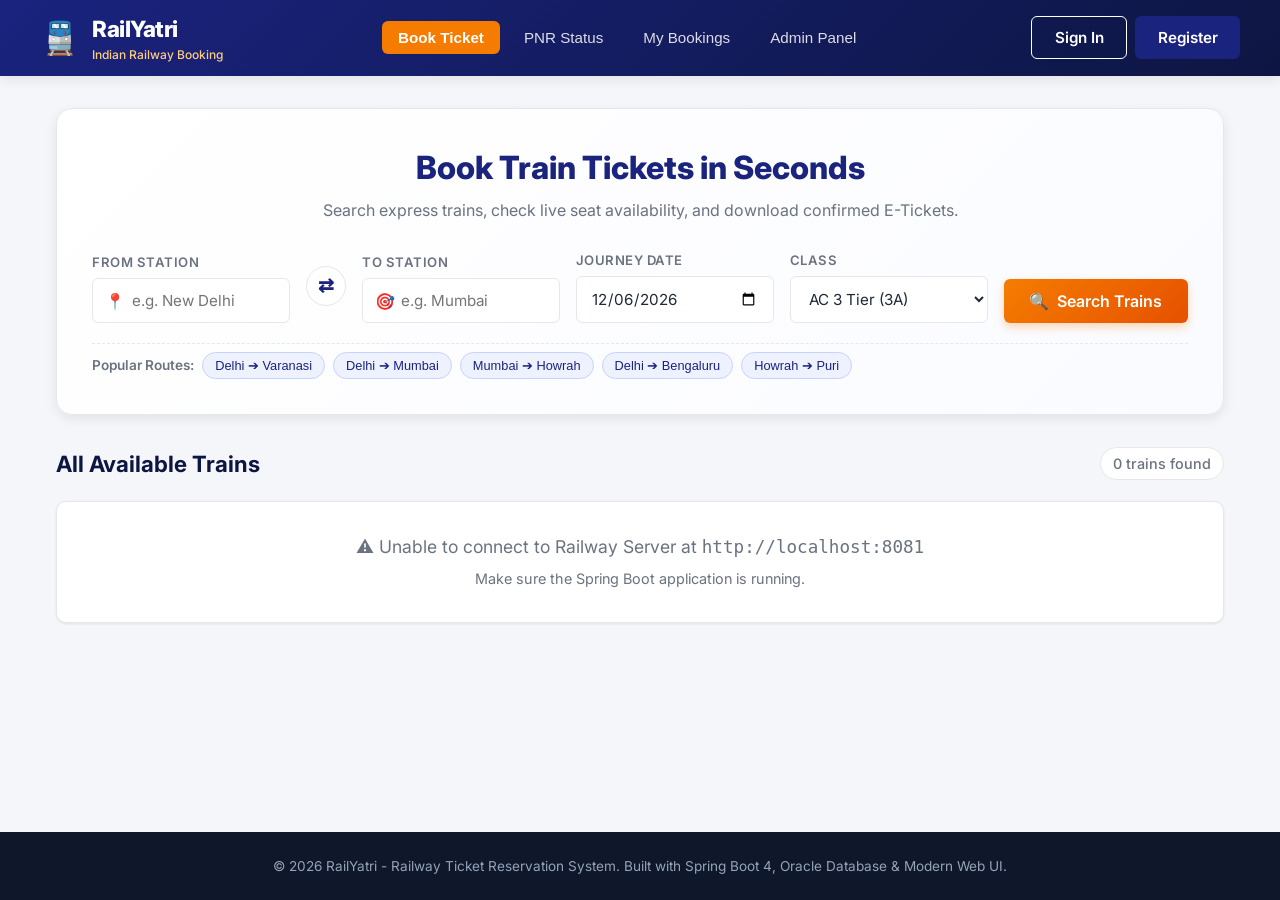
<file: frontend/index.html>
<!DOCTYPE html>
<html lang="en">
<head>
    <meta charset="UTF-8">
    <meta name="viewport" content="width=device-width, initial-scale=1.0">
    <title>RailYatri - Indian Railway Ticket Booking System</title>
    <link rel="stylesheet" href="style.css">
    <link rel="preconnect" href="https://fonts.googleapis.com">
    <link rel="preconnect" href="https://fonts.gstatic.com" crossorigin>
    <link href="https://fonts.googleapis.com/css2?family=Inter:wght@300;400;500;600;700;800&display=swap" rel="stylesheet">
</head>
<body>
    <!-- HEADER & NAVBAR -->
    <header class="navbar">
        <div class="nav-container">
            <div class="brand" onclick="switchTab('search')">
                <span class="brand-icon">🚆</span>
                <div class="brand-text">
                    <span class="brand-title">RailYatri</span>
                    <span class="brand-subtitle">Indian Railway Booking</span>
                </div>
            </div>

            <nav class="nav-menu">
                <button class="nav-link active" id="navSearchBtn" onclick="switchTab('search')">Book Ticket</button>
                <button class="nav-link" id="navPnrBtn" onclick="switchTab('pnr')">PNR Status</button>
                <button class="nav-link" id="navBookingsBtn" onclick="switchTab('bookings')">My Bookings</button>
                <button class="nav-link" id="navAdminBtn" onclick="switchTab('admin')">Admin Panel</button>
            </nav>

            <div class="nav-auth">
                <div id="guestNav" class="auth-buttons">
                    <button class="btn btn-outline" onclick="openAuthModal('login')">Sign In</button>
                    <button class="btn btn-primary" onclick="openAuthModal('register')">Register</button>
                </div>
                <div id="userNav" class="user-profile" style="display: none;">
                    <div class="user-avatar" id="navAvatar">U</div>
                    <div class="user-info">
                        <span class="user-name" id="navUserName">User</span>
                        <span class="user-role" id="navUserRole">Passenger</span>
                    </div>
                    <button class="btn btn-sm btn-outline-danger" onclick="handleLogout()">Logout</button>
                </div>
            </div>
        </div>
    </header>

    <main class="main-content">
        <!-- NOTIFICATION TOAST -->
        <div id="toast" class="toast"></div>

        <!-- 1. TRAIN SEARCH & BOOKING TAB -->
        <section id="searchTab" class="tab-pane active">
            <!-- HERO BANNER & SEARCH FORM -->
            <div class="hero-card">
                <div class="hero-header">
                    <h1>Book Train Tickets in Seconds</h1>
                    <p>Search express trains, check live seat availability, and download confirmed E-Tickets.</p>
                </div>

                <form id="searchForm" class="search-form" onsubmit="handleSearchTrains(event)">
                    <div class="form-row">
                        <div class="form-group flex-1">
                            <label for="fromStation">From Station</label>
                            <div class="input-with-icon">
                                <span class="input-icon">📍</span>
                                <input type="text" id="fromStation" placeholder="e.g. New Delhi" list="stationList">
                            </div>
                        </div>

                        <button type="button" class="swap-stations-btn" onclick="swapStations()" title="Swap Stations">⇄</button>

                        <div class="form-group flex-1">
                            <label for="toStation">To Station</label>
                            <div class="input-with-icon">
                                <span class="input-icon">🎯</span>
                                <input type="text" id="toStation" placeholder="e.g. Mumbai" list="stationList">
                            </div>
                        </div>

                        <div class="form-group flex-1">
                            <label for="journeyDate">Journey Date</label>
                            <input type="date" id="journeyDate">
                        </div>

                        <div class="form-group flex-1">
                            <label for="travelClass">Class</label>
                            <select id="travelClass">
                                <option value="ALL">All Classes</option>
                                <option value="1A">AC First Class (1A)</option>
                                <option value="2A">AC 2 Tier (2A)</option>
                                <option value="3A" selected>AC 3 Tier (3A)</option>
                                <option value="SL">Sleeper (SL)</option>
                                <option value="CC">AC Chair Car (CC)</option>
                            </select>
                        </div>

                        <div class="form-group form-action">
                            <button type="submit" class="btn btn-search">
                                <span>🔍</span> Search Trains
                            </button>
                        </div>
                    </div>

                    <!-- Quick Station Tags -->
                    <div class="popular-routes">
                        <span class="routes-label">Popular Routes:</span>
                        <button type="button" class="route-tag" onclick="setRoute('New Delhi', 'Varanasi')">Delhi ➔ Varanasi</button>
                        <button type="button" class="route-tag" onclick="setRoute('New Delhi', 'Mumbai')">Delhi ➔ Mumbai</button>
                        <button type="button" class="route-tag" onclick="setRoute('Mumbai', 'Howrah')">Mumbai ➔ Howrah</button>
                        <button type="button" class="route-tag" onclick="setRoute('New Delhi', 'Bengaluru')">Delhi ➔ Bengaluru</button>
                        <button type="button" class="route-tag" onclick="setRoute('Howrah', 'Puri')">Howrah ➔ Puri</button>
                    </div>

                    <datalist id="stationList">
                        <option value="New Delhi"></option>
                        <option value="Mumbai"></option>
                        <option value="Varanasi"></option>
                        <option value="Bhopal"></option>
                        <option value="Howrah"></option>
                        <option value="Bengaluru"></option>
                        <option value="Chennai"></option>
                        <option value="Amritsar"></option>
                        <option value="Puri"></option>
                        <option value="Ahmedabad"></option>
                        <option value="Jaipur"></option>
                        <option value="Lucknow"></option>
                    </datalist>
                </form>
            </div>

            <!-- TRAINS RESULTS SECTION -->
            <div class="results-container">
                <div class="results-header">
                    <h2 id="resultsHeading">All Available Trains</h2>
                    <span class="results-count" id="resultsCount">Loading...</span>
                </div>

                <div id="trainsList" class="trains-grid">
                    <!-- Dynamic train cards populated here -->
                </div>
            </div>
        </section>

        <!-- 2. PNR ENQUIRY TAB -->
        <section id="pnrTab" class="tab-pane">
            <div class="card pnr-card">
                <div class="card-header">
                    <h2>Passenger Name Record (PNR) Status Enquiry</h2>
                    <p>Enter your 10-digit PNR number printed on your ticket to check current status.</p>
                </div>
                <div class="pnr-input-group">
                    <input type="text" id="pnrSearchInput" placeholder="Enter 10-digit PNR Number (e.g. 8472910482)" maxlength="10">
                    <button class="btn btn-primary" onclick="searchPnr()">Check Status</button>
                </div>
                <div id="pnrResult" class="pnr-result-box" style="display: none;"></div>
            </div>
        </section>

        <!-- 3. MY BOOKINGS TAB -->
        <section id="bookingsTab" class="tab-pane">
            <div class="card bookings-card">
                <div class="card-header flex-between">
                    <div>
                        <h2>My Bookings & Tickets</h2>
                        <p>View, print, or cancel your booked train journeys.</p>
                    </div>
                    <button class="btn btn-sm btn-outline" onclick="loadUserBookings()">Refresh List</button>
                </div>
                <div id="bookingsList" class="bookings-list">
                    <!-- Dynamic booking cards -->
                </div>
            </div>
        </section>

        <!-- 4. ADMIN PANEL TAB -->
        <section id="adminTab" class="tab-pane">
            <div class="card admin-card">
                <div class="card-header">
                    <h2>Admin Train Management</h2>
                    <p>Add new train routes, adjust seat capacities, and view train inventory.</p>
                </div>

                <form id="addTrainForm" onsubmit="handleAddTrain(event)" class="admin-form">
                    <div class="admin-grid">
                        <div class="form-group">
                            <label for="adminTrainName">Train Name *</label>
                            <input type="text" id="adminTrainName" required placeholder="e.g. Tejas Express">
                        </div>
                        <div class="form-group">
                            <label for="adminTrainNumber">Train Number *</label>
                            <input type="text" id="adminTrainNumber" required placeholder="e.g. 82501">
                        </div>
                        <div class="form-group">
                            <label for="adminSource">Source Station *</label>
                            <input type="text" id="adminSource" required placeholder="e.g. Lucknow">
                        </div>
                        <div class="form-group">
                            <label for="adminDestination">Destination Station *</label>
                            <input type="text" id="adminDestination" required placeholder="e.g. New Delhi">
                        </div>
                        <div class="form-group">
                            <label for="adminDeparture">Departure Time</label>
                            <input type="text" id="adminDeparture" value="06:10 AM">
                        </div>
                        <div class="form-group">
                            <label for="adminArrival">Arrival Time</label>
                            <input type="text" id="adminArrival" value="12:25 PM">
                        </div>
                        <div class="form-group">
                            <label for="adminFare">Fare (₹) *</label>
                            <input type="number" id="adminFare" required min="100" step="10" placeholder="1250">
                        </div>
                        <div class="form-group">
                            <label for="adminSeats">Total Seats *</label>
                            <input type="number" id="adminSeats" required min="10" max="500" value="120">
                        </div>
                        <div class="form-group">
                            <label for="adminType">Train Type</label>
                            <select id="adminType">
                                <option value="Vande Bharat">Vande Bharat</option>
                                <option value="Rajdhani">Rajdhani Express</option>
                                <option value="Shatabdi">Shatabdi Express</option>
                                <option value="Superfast" selected>Superfast Express</option>
                                <option value="Express">Express</option>
                                <option value="Mail">Mail</option>
                            </select>
                        </div>
                    </div>
                    <button type="submit" class="btn btn-success mt-3">Add Train to System</button>
                </form>
            </div>
        </section>
    </main>

    <!-- BOOKING MODAL -->
    <div id="bookingModal" class="modal">
        <div class="modal-dialog">
            <div class="modal-content">
                <div class="modal-header">
                    <h3>Confirm Ticket Reservation</h3>
                    <button class="modal-close" onclick="closeModal('bookingModal')">×</button>
                </div>
                <div class="modal-body">
                    <!-- Selected Train Summary Banner -->
                    <div class="train-summary-badge" id="modalTrainSummary">
                        <!-- Filled by JS -->
                    </div>

                    <form id="passengerBookingForm" onsubmit="handleProceedToPayment(event)">
                        <div class="form-section-title">Passenger Details</div>
                        <div class="form-group">
                            <label for="modalPassengerName">Full Name *</label>
                            <input type="text" id="modalPassengerName" required placeholder="Enter passenger name">
                        </div>

                        <div class="form-row">
                            <div class="form-group flex-1">
                                <label for="modalPassengerAge">Age</label>
                                <input type="number" id="modalPassengerAge" min="5" max="110" value="26">
                            </div>
                            <div class="form-group flex-1">
                                <label for="modalPassengerGender">Gender</label>
                                <select id="modalPassengerGender">
                                    <option value="Female">Female</option>
                                    <option value="Male">Male</option>
                                    <option value="Other">Other</option>
                                </select>
                            </div>
                            <div class="form-group flex-1">
                                <label for="modalBerth">Berth Preference</label>
                                <select id="modalBerth">
                                    <option value="Lower">Lower</option>
                                    <option value="Middle">Middle</option>
                                    <option value="Upper">Upper</option>
                                    <option value="Side Lower">Side Lower</option>
                                    <option value="Side Upper">Side Upper</option>
                                </select>
                            </div>
                        </div>

                        <div class="form-row">
                            <div class="form-group flex-1">
                                <label for="modalCoachClass">Coach / Class</label>
                                <select id="modalCoachClass" onchange="updateBookingFare()">
                                    <option value="B1 (3A)">B1 - AC 3-Tier (Base Fare)</option>
                                    <option value="A1 (2A)">A1 - AC 2-Tier (+ ₹450)</option>
                                    <option value="H1 (1A)">H1 - AC 1st Class (+ ₹950)</option>
                                    <option value="S1 (SL)">S1 - Sleeper (- ₹400)</option>
                                </select>
                            </div>
                            <div class="form-group flex-1">
                                <label for="modalSeatCount">Seats Count</label>
                                <select id="modalSeatCount" onchange="updateBookingFare()">
                                    <option value="1">1 Passenger</option>
                                    <option value="2">2 Passengers</option>
                                    <option value="3">3 Passengers</option>
                                    <option value="4">4 Passengers</option>
                                </select>
                            </div>
                        </div>

                        <!-- Price Breakdown -->
                        <div class="fare-summary-card">
                            <div class="fare-row">
                                <span>Ticket Fare:</span>
                                <span id="summaryBaseFare">₹0.00</span>
                            </div>
                            <div class="fare-row">
                                <span>IRCTC Convenience Fee:</span>
                                <span>₹35.40</span>
                            </div>
                            <div class="fare-row total">
                                <span>Total Payable Amount:</span>
                                <span id="summaryTotalFare" class="total-price">₹0.00</span>
                            </div>
                        </div>

                        <div class="form-section-title mt-3">Select Payment Method</div>
                        <div class="payment-methods">
                            <label class="payment-option active">
                                <input type="radio" name="payMethod" value="UPI" checked>
                                <span class="method-icon">📱</span>
                                <span>UPI (GPay / PhonePe / Paytm)</span>
                            </label>
                            <label class="payment-option">
                                <input type="radio" name="payMethod" value="Card">
                                <span class="method-icon">💳</span>
                                <span>Credit / Debit Card</span>
                            </label>
                            <label class="payment-option">
                                <input type="radio" name="payMethod" value="NetBanking">
                                <span class="method-icon">🏦</span>
                                <span>Net Banking</span>
                            </label>
                        </div>

                        <div class="modal-footer">
                            <button type="button" class="btn btn-outline" onclick="closeModal('bookingModal')">Cancel</button>
                            <button type="submit" class="btn btn-primary" id="btnPayAndBook">Pay & Confirm Ticket</button>
                        </div>
                    </form>
                </div>
            </div>
        </div>
    </div>

    <!-- TICKET CONFIRMATION & PRINT MODAL -->
    <div id="ticketModal" class="modal">
        <div class="modal-dialog modal-lg">
            <div class="modal-content">
                <div class="modal-header print-hide">
                    <h3>Booking Confirmed! 🎉</h3>
                    <button class="modal-close" onclick="closeModal('ticketModal')">×</button>
                </div>
                <div class="modal-body">
                    <!-- E-TICKET CARD (IRCTC Style) -->
                    <div id="ticketPrintArea" class="ticket-container">
                        <div class="ticket-header">
                            <div class="ticket-brand">
                                <span class="ticket-logo">🚆</span>
                                <div>
                                    <div class="rail-title">INDIAN RAILWAYS RESERVATION</div>
                                    <div class="rail-subtitle">Electronic Reservation Slip (ERS)</div>
                                </div>
                            </div>
                            <div class="ticket-pnr-badge">
                                <span class="pnr-title">PNR NUMBER</span>
                                <span class="pnr-number" id="ticketPnr">8472910482</span>
                            </div>
                        </div>

                        <div class="ticket-status-bar">
                            <span class="badge badge-success" id="ticketStatusBadge">CONFIRMED (CNF)</span>
                            <span id="ticketTxnId" class="ticket-date-txt">TXN ID: TXN_109284729</span>
                        </div>

                        <div class="ticket-details-grid">
                            <div class="ticket-field">
                                <span class="field-label">Train No. & Name</span>
                                <span class="field-value highlight" id="ticketTrainName">12952 / Rajdhani Express</span>
                            </div>
                            <div class="ticket-field">
                                <span class="field-label">Journey Date</span>
                                <span class="field-value" id="ticketJourneyDate">15 Oct 2026</span>
                            </div>
                            <div class="ticket-field">
                                <span class="field-label">From Station</span>
                                <span class="field-value" id="ticketSource">New Delhi</span>
                            </div>
                            <div class="ticket-field">
                                <span class="field-label">To Station</span>
                                <span class="field-value" id="ticketDestination">Mumbai</span>
                            </div>
                            <div class="ticket-field">
                                <span class="field-label">Class & Coach</span>
                                <span class="field-value" id="ticketCoach">3A / B2</span>
                            </div>
                            <div class="ticket-field">
                                <span class="field-label">Allocated Seat</span>
                                <span class="field-value seat-badge" id="ticketSeat">B2-24</span>
                            </div>
                        </div>

                        <!-- Passenger Table -->
                        <table class="ticket-passenger-table">
                            <thead>
                                <tr>
                                    <th>#</th>
                                    <th>Passenger Name</th>
                                    <th>Seats</th>
                                    <th>Status</th>
                                    <th>Total Fare</th>
                                </tr>
                            </thead>
                            <tbody>
                                <tr>
                                    <td>1</td>
                                    <td id="ticketPassengerName">Yashi Saxena</td>
                                    <td id="ticketPassengerCount">1</td>
                                    <td><span class="badge badge-cnf">CNF / CONFIRMED</span></td>
                                    <td id="ticketFareAmount">₹2,450.00</td>
                                </tr>
                            </tbody>
                        </table>

                        <div class="ticket-footer">
                            <div class="qr-mock">
                                <div class="qr-box">QR CODE</div>
                                <span class="qr-label">Scan to verify</span>
                            </div>
                            <div class="ticket-terms">
                                <p>• Please carry original valid government Photo ID during the journey.</p>
                                <p>• Check Departure/Arrival schedules on the official Railway enquiry portal.</p>
                                <p>• Cancellation is permitted up to 4 hours prior to train departure.</p>
                            </div>
                        </div>
                    </div>

                    <div class="modal-footer print-hide">
                        <button type="button" class="btn btn-outline" onclick="closeModal('ticketModal')">Close</button>
                        <button type="button" class="btn btn-secondary" onclick="window.print()">🖨️ Print Ticket</button>
                        <button type="button" class="btn btn-primary" onclick="switchTab('bookings'); closeModal('ticketModal');">View in My Bookings</button>
                    </div>
                </div>
            </div>
        </div>
    </div>

    <!-- AUTHENTICATION (LOGIN / REGISTER) MODAL -->
    <div id="authModal" class="modal">
        <div class="modal-dialog modal-sm">
            <div class="modal-content">
                <div class="modal-header">
                    <h3 id="authModalTitle">Sign In</h3>
                    <button class="modal-close" onclick="closeModal('authModal')">×</button>
                </div>
                <div class="modal-body">
                    <div class="auth-tabs">
                        <button type="button" class="auth-tab-btn active" id="tabBtnLogin" onclick="setAuthTab('login')">Sign In</button>
                        <button type="button" class="auth-tab-btn" id="tabBtnRegister" onclick="setAuthTab('register')">Register</button>
                    </div>

                    <!-- LOGIN FORM -->
                    <form id="loginForm" onsubmit="handleLoginSubmit(event)">
                        <div class="form-group">
                            <label for="loginEmail">Email Address</label>
                            <input type="email" id="loginEmail" required placeholder="yashi@example.com">
                        </div>
                        <div class="form-group">
                            <label for="loginPassword">Password</label>
                            <input type="password" id="loginPassword" required placeholder="••••••••">
                        </div>
                        <button type="submit" class="btn btn-primary btn-block mt-3">Sign In</button>
                    </form>

                    <!-- REGISTER FORM -->
                    <form id="registerForm" onsubmit="handleRegisterSubmit(event)" style="display: none;">
                        <div class="form-group">
                            <label for="regFullName">Full Name</label>
                            <input type="text" id="regFullName" required placeholder="Yashi Saxena">
                        </div>
                        <div class="form-group">
                            <label for="regEmail">Email Address</label>
                            <input type="email" id="regEmail" required placeholder="yashi@example.com">
                        </div>
                        <div class="form-group">
                            <label for="regPhone">Phone Number</label>
                            <input type="tel" id="regPhone" placeholder="9876543210">
                        </div>
                        <div class="form-group">
                            <label for="regPassword">Password</label>
                            <input type="password" id="regPassword" required placeholder="Create password">
                        </div>
                        <button type="submit" class="btn btn-success btn-block mt-3">Create Account</button>
                    </form>
                </div>
            </div>
        </div>
    </div>

    <!-- FOOTER -->
    <footer class="footer">
        <div class="footer-container">
            <p>© 2026 RailYatri - Railway Ticket Reservation System. Built with Spring Boot 4, Oracle Database & Modern Web UI.</p>
        </div>
    </footer>

    <script src="app.js"></script>
</body>
</html>
</file>
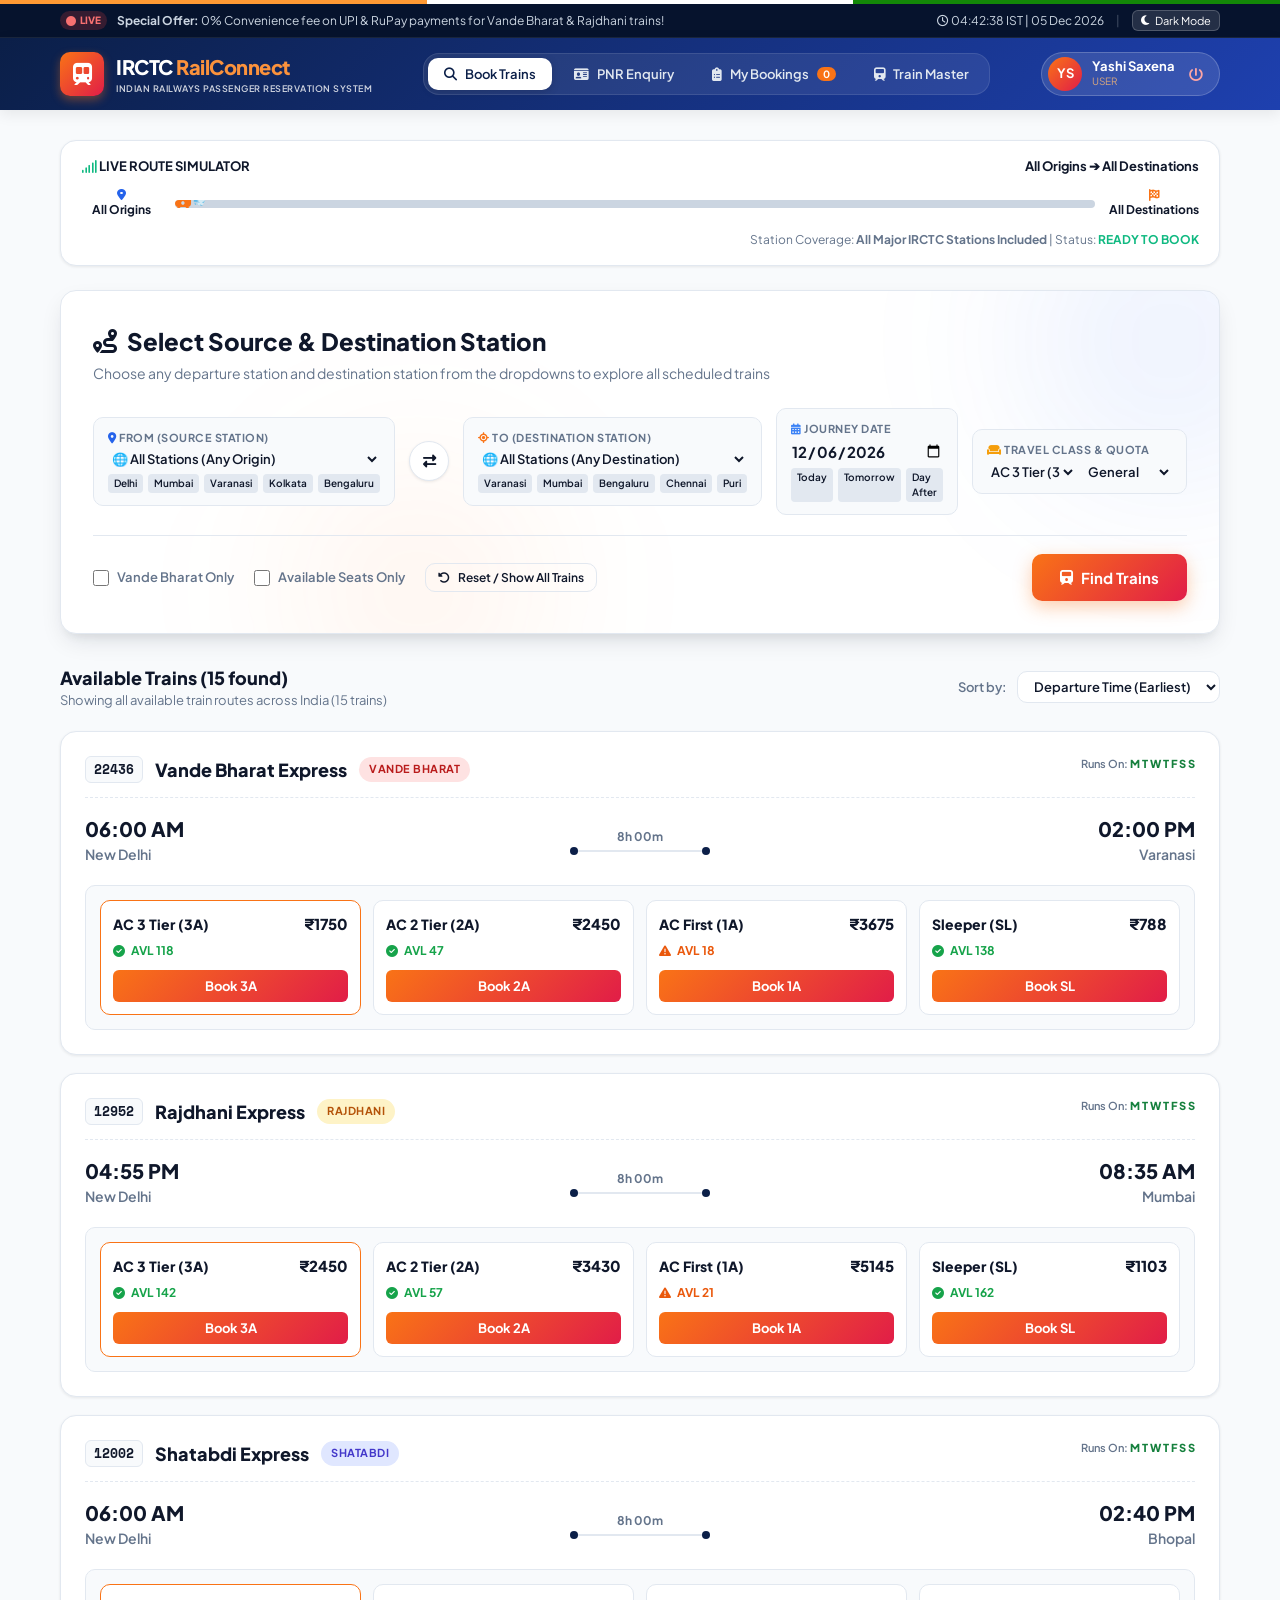
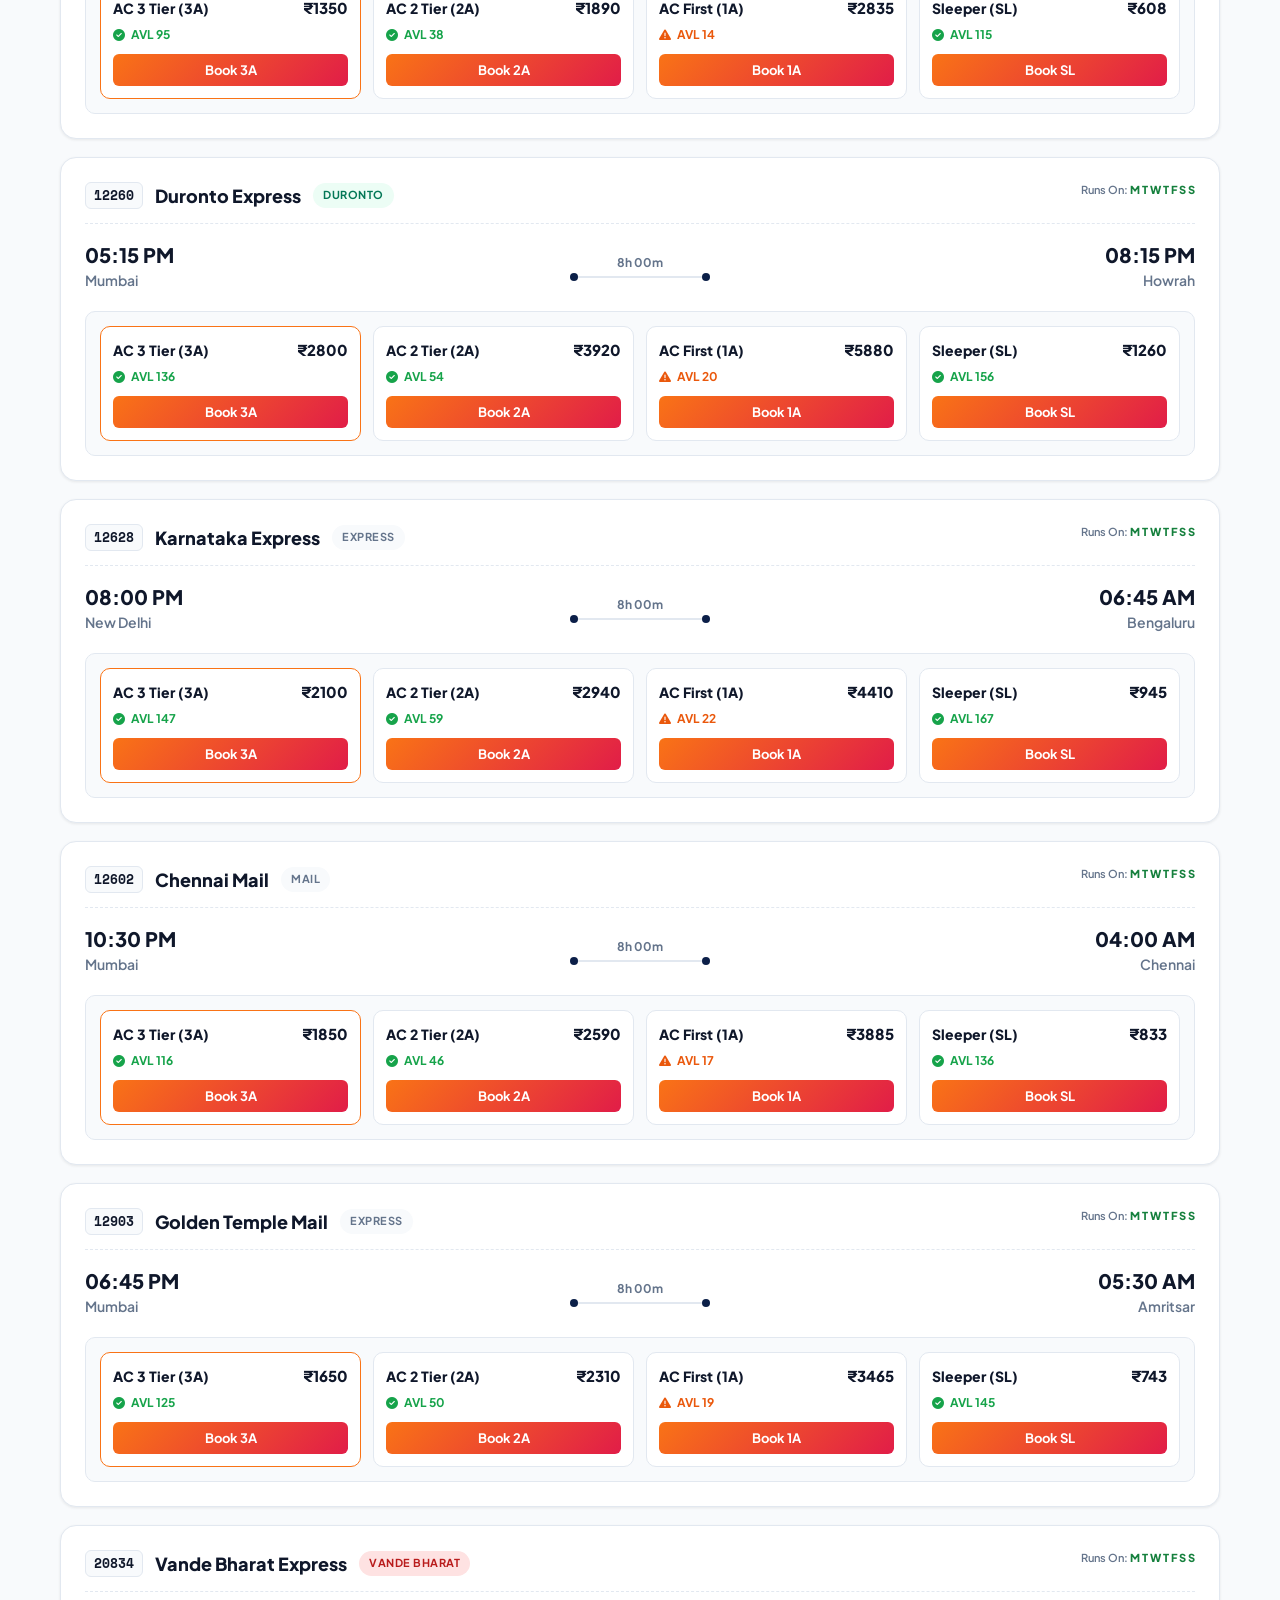
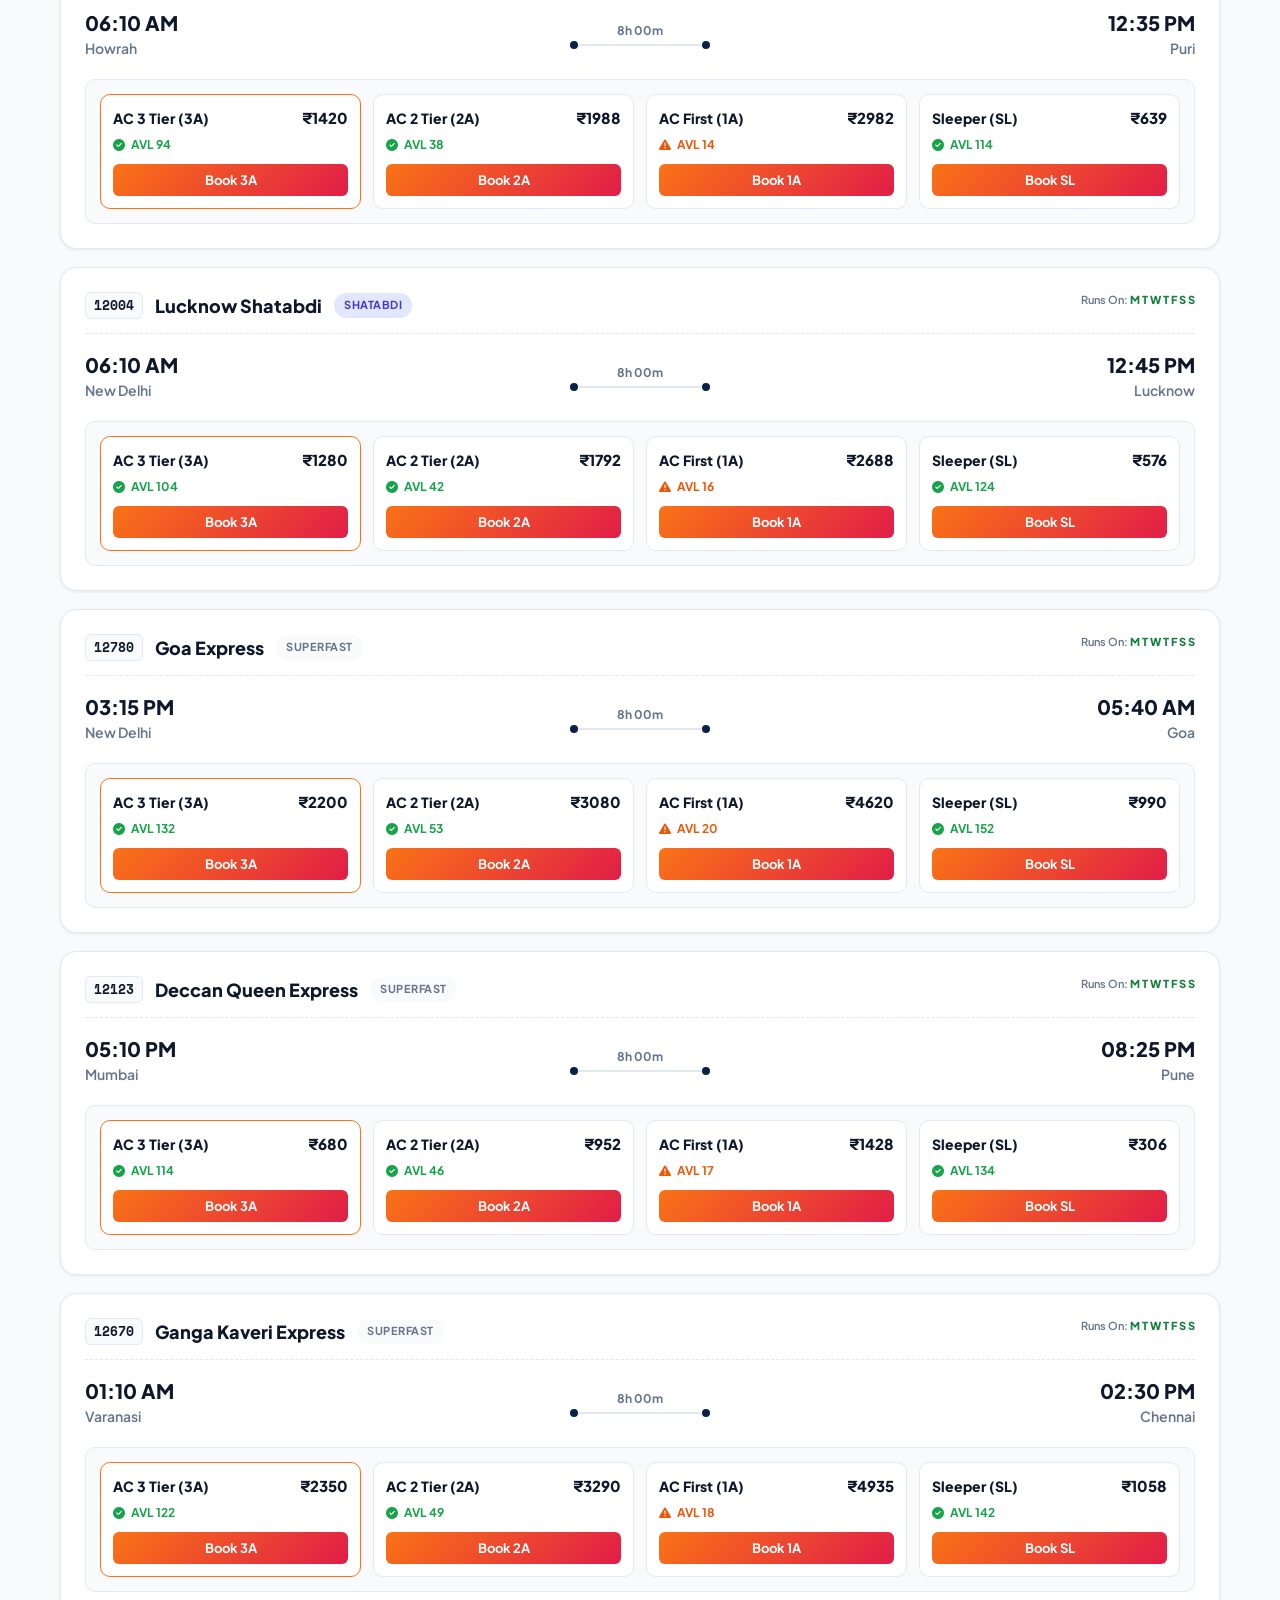
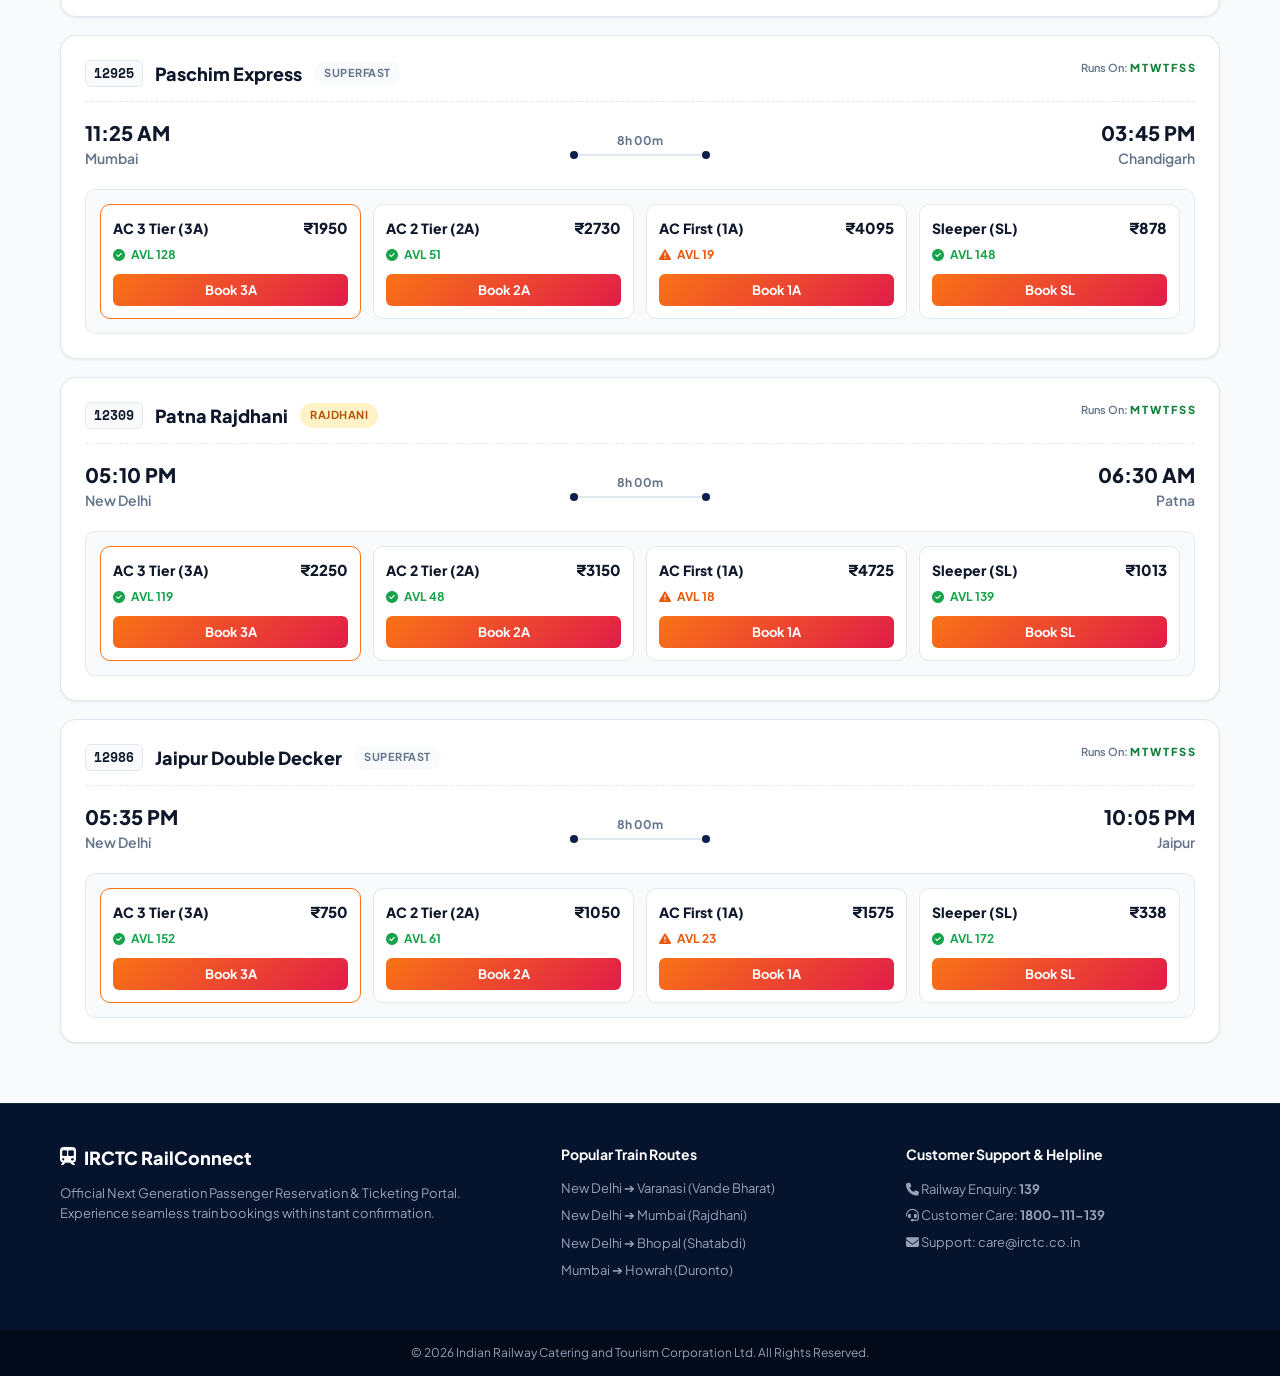
<file: backend/railwaybooking/src/main/resources/static/index.html>
<!DOCTYPE html>
<html lang="en" data-theme="light">
<head>
    <meta charset="UTF-8">
    <meta name="viewport" content="width=device-width, initial-scale=1.0">
    <title>IRCTC RailConnect | Indian Railways NextGen E-Ticketing System</title>
    <meta name="description" content="Official IRCTC Indian Railways NextGen ticket booking portal. Search trains, live seat availability, instant PNR status, and confirmed e-ticket booking.">
    <!-- Google Fonts -->
    <link rel="preconnect" href="https://fonts.googleapis.com">
    <link rel="preconnect" href="https://fonts.gstatic.com" crossorigin>
    <link href="https://fonts.googleapis.com/css2?family=Plus+Jakarta+Sans:wght@300;400;500;600;700;800&family=Space+Mono:wght@700&display=swap" rel="stylesheet">
    <!-- Font Awesome Icons -->
    <link rel="stylesheet" href="https://cdnjs.cloudflare.com/ajax/libs/font-awesome/6.4.0/css/all.min.css">
    <link rel="stylesheet" href="style.css">
</head>
<body>

    <!-- Toast Notification Container -->
    <div id="toastContainer" class="toast-container"></div>

    <!-- Indian Railways Tricolor Ribbon -->
    <div class="tricolor-ribbon"></div>

    <!-- Top Announcement Bar -->
    <div class="top-announcement">
        <div class="container announcement-content">
            <div class="announcement-left">
                <span class="live-pulse"><i class="fa-solid fa-circle"></i> LIVE</span>
                <span><strong>Special Offer:</strong> 0% Convenience fee on UPI & RuPay payments for Vande Bharat & Rajdhani trains!</span>
            </div>
            <div class="top-links">
                <span id="liveClock"><i class="fa-regular fa-clock"></i> 00:00:00 IST</span>
                <span class="divider">|</span>
                <button class="theme-toggle-btn" id="themeToggleBtn" onclick="toggleTheme()" title="Toggle Dark / Light Mode">
                    <i class="fa-solid fa-moon"></i> <span id="themeText">Dark Mode</span>
                </button>
            </div>
        </div>
    </div>

    <!-- Main Navigation Header -->
    <header class="main-header">
        <div class="container header-content">
            <div class="logo-area" onclick="switchTab('search')">
                <div class="logo-icon">
                    <i class="fa-solid fa-train-subway"></i>
                </div>
                <div class="logo-text">
                    <div class="brand-title">IRCTC <span>RailConnect</span></div>
                    <div class="brand-subtitle">INDIAN RAILWAYS PASSENGER RESERVATION SYSTEM</div>
                </div>
            </div>

            <!-- Navigation Menu -->
            <nav class="main-nav">
                <button class="nav-item active" id="navSearch" onclick="switchTab('search')">
                    <i class="fa-solid fa-magnifying-glass"></i> Book Trains
                </button>
                <button class="nav-item" id="navPnr" onclick="switchTab('pnr')">
                    <i class="fa-solid fa-id-card"></i> PNR Enquiry
                </button>
                <button class="nav-item" id="navBookings" onclick="switchTab('bookings')">
                    <i class="fa-solid fa-clipboard-list"></i> My Bookings
                    <span class="badge-count" id="bookingsCount">0</span>
                </button>
                <button class="nav-item" id="navAdmin" onclick="switchTab('admin')">
                    <i class="fa-solid fa-train"></i> Train Master
                </button>
            </nav>

            <!-- User Auth Controls -->
            <div class="auth-area">
                <div id="guestUserArea" class="user-guest">
                    <button class="btn btn-outline" onclick="openAuthModal('login')">
                        <i class="fa-solid fa-arrow-right-to-bracket"></i> Login
                    </button>
                    <button class="btn btn-primary" onclick="openAuthModal('register')">
                        <i class="fa-solid fa-user-plus"></i> Register
                    </button>
                </div>
                <div id="loggedUserArea" class="user-logged" style="display: none;">
                    <div class="user-avatar" id="userAvatarText">YS</div>
                    <div class="user-info">
                        <span class="user-name" id="navUserName">Yashi Saxena</span>
                        <span class="user-role" id="navUserRole">PASSENGER</span>
                    </div>
                    <button class="btn-logout" onclick="handleLogout()" title="Logout">
                        <i class="fa-solid fa-power-off"></i>
                    </button>
                </div>
            </div>
        </div>
    </header>

    <!-- MAIN CONTENT AREA -->
    <main class="main-body">
        <div class="container">

            <!-- ============================================== -->
            <!-- TAB 1: TRAIN SEARCH & BOOKING FLOW             -->
            <!-- ============================================== -->
            <section id="searchSection" class="tab-section active">
                
                <!-- Live Animated Train Track Visualizer -->
                <div class="live-track-simulator">
                    <div class="track-info">
                        <span><i class="fa-solid fa-signal text-success"></i> LIVE ROUTE SIMULATOR</span>
                        <strong id="simRouteText">All Stations Across India</strong>
                    </div>
                    <div class="track-line-wrapper">
                        <div class="track-stn-point start">
                            <i class="fa-solid fa-location-dot"></i>
                            <span id="simStartStn">All Origins</span>
                        </div>
                        <div class="track-rail">
                            <div class="animated-train-icon">
                                <i class="fa-solid fa-train"></i>
                                <span class="train-smoke">💨</span>
                            </div>
                        </div>
                        <div class="track-stn-point end">
                            <i class="fa-solid fa-flag-checkered"></i>
                            <span id="simEndStn">All Destinations</span>
                        </div>
                    </div>
                    <div class="track-footer">
                        <span>Station Coverage: <strong>All Major IRCTC Stations Included</strong> | Status: <strong class="text-success">READY TO BOOK</strong></span>
                    </div>
                </div>

                <!-- Hero Search Widget -->
                <div class="hero-card">
                    <div class="hero-bg-shapes">
                        <div class="shape shape-1"></div>
                        <div class="shape shape-2"></div>
                    </div>

                    <div class="hero-header">
                        <h2><i class="fa-solid fa-route"></i> Select Source & Destination Station</h2>
                        <p>Choose any departure station and destination station from the dropdowns to explore all scheduled trains</p>
                    </div>

                    <!-- Search Form with All Stations Dropdowns -->
                    <form id="trainSearchForm" onsubmit="handleSearchTrains(event)">
                        <div class="search-form-grid">
                            
                            <!-- Source Station Dropdown (All Stations) -->
                            <div class="input-card">
                                <label><i class="fa-solid fa-location-dot text-primary"></i> FROM (SOURCE STATION)</label>
                                <div class="input-wrapper">
                                    <select id="fromStationSelect" class="station-select" onchange="handleStationSelectChange()">
                                        <option value="ALL">🌐 All Stations (Any Origin)</option>
                                        <!-- Dynamically filled with all stations -->
                                    </select>
                                </div>
                                <div class="quick-chips">
                                    <span onclick="setFromStation('New Delhi')">Delhi</span>
                                    <span onclick="setFromStation('Mumbai')">Mumbai</span>
                                    <span onclick="setFromStation('Varanasi')">Varanasi</span>
                                    <span onclick="setFromStation('Howrah')">Kolkata</span>
                                    <span onclick="setFromStation('Bengaluru')">Bengaluru</span>
                                </div>
                            </div>

                            <!-- Swap Button -->
                            <div class="swap-wrapper">
                                <button type="button" class="btn-swap" onclick="swapStations()" title="Swap Stations">
                                    <i class="fa-solid fa-right-left"></i>
                                </button>
                            </div>

                            <!-- Destination Station Dropdown (All Stations) -->
                            <div class="input-card">
                                <label><i class="fa-solid fa-location-crosshairs text-accent"></i> TO (DESTINATION STATION)</label>
                                <div class="input-wrapper">
                                    <select id="toStationSelect" class="station-select" onchange="handleStationSelectChange()">
                                        <option value="ALL">🌐 All Stations (Any Destination)</option>
                                        <!-- Dynamically filled with all stations -->
                                    </select>
                                </div>
                                <div class="quick-chips">
                                    <span onclick="setToStation('Varanasi')">Varanasi</span>
                                    <span onclick="setToStation('Mumbai')">Mumbai</span>
                                    <span onclick="setToStation('Bengaluru')">Bengaluru</span>
                                    <span onclick="setToStation('Chennai')">Chennai</span>
                                    <span onclick="setToStation('Puri')">Puri</span>
                                </div>
                            </div>

                            <!-- Travel Date -->
                            <div class="input-card">
                                <label><i class="fa-solid fa-calendar-days text-info"></i> JOURNEY DATE</label>
                                <div class="input-wrapper">
                                    <input type="date" id="journeyDateInput" required>
                                </div>
                                <div class="quick-chips">
                                    <span onclick="setJourneyDate(0)">Today</span>
                                    <span onclick="setJourneyDate(1)">Tomorrow</span>
                                    <span onclick="setJourneyDate(2)">Day After</span>
                                </div>
                            </div>

                            <!-- Class / Quota -->
                            <div class="input-card">
                                <label><i class="fa-solid fa-couch text-warning"></i> TRAVEL CLASS & QUOTA</label>
                                <div class="input-row">
                                    <select id="travelClassSelect">
                                        <option value="ALL">All Classes</option>
                                        <option value="1A">AC First Class (1A)</option>
                                        <option value="2A">AC 2 Tier (2A)</option>
                                        <option value="3A" selected>AC 3 Tier (3A)</option>
                                        <option value="SL">Sleeper (SL)</option>
                                    </select>
                                    <select id="quotaSelect">
                                        <option value="GN" selected>General</option>
                                        <option value="TQ">Tatkal</option>
                                        <option value="LD">Ladies</option>
                                        <option value="SS">Senior Citizen</option>
                                    </select>
                                </div>
                            </div>

                        </div>

                        <!-- Action Row -->
                        <div class="search-actions">
                            <div class="action-filters">
                                <label class="checkbox-label">
                                    <input type="checkbox" id="checkVandeBharat" onchange="filterTrainResults()">
                                    <span>Vande Bharat Only</span>
                                </label>
                                <label class="checkbox-label">
                                    <input type="checkbox" id="checkAvailableOnly" onchange="filterTrainResults()">
                                    <span>Available Seats Only</span>
                                </label>
                                <button type="button" class="btn btn-outline btn-sm" onclick="clearSearchFilters()">
                                    <i class="fa-solid fa-rotate-left"></i> Reset / Show All Trains
                                </button>
                            </div>
                            <button type="submit" class="btn btn-search">
                                <i class="fa-solid fa-train"></i> Find Trains
                            </button>
                        </div>
                    </form>
                </div>

                <!-- Train Results Header & Filters -->
                <div id="resultsHeader" class="results-header" style="display: none;">
                    <div class="results-info">
                        <h3>Available Trains (<span id="resultsCount">0</span> found)</h3>
                        <p id="searchRouteSummary">Showing all available trains across Indian Railways</p>
                    </div>
                    <div class="sort-controls">
                        <span>Sort by:</span>
                        <select id="sortSelect" onchange="sortTrainResults(this.value)">
                            <option value="departure">Departure Time (Earliest)</option>
                            <option value="fareLow">Fare: Low to High</option>
                            <option value="fareHigh">Fare: High to Low</option>
                            <option value="seats">Available Seats</option>
                            <option value="trainName">Train Name</option>
                        </select>
                    </div>
                </div>

                <!-- Train Search Results List -->
                <div id="trainsContainer" class="trains-list">
                    <!-- Dynamic train cards will be inserted here -->
                </div>

            </section>

            <!-- ============================================== -->
            <!-- TAB 2: ADVANCED PNR ENQUIRY & TRACKING         -->
            <!-- ============================================== -->
            <section id="pnrSection" class="tab-section" style="display: none;">
                <div class="hero-card pnr-hero">
                    <div class="hero-header">
                        <h2><i class="fa-solid fa-id-card"></i> PNR Status Enquiry & Journey Tracking</h2>
                        <p>Get real-time booking confirmation, intermediate station progress, coach chart, and refund cancellation</p>
                    </div>
                    <form id="pnrSearchForm" onsubmit="handlePnrSearch(event)">
                        <div class="pnr-input-box">
                            <i class="fa-solid fa-ticket pnr-icon"></i>
                            <input type="text" id="pnrInput" placeholder="Enter 10-Digit PNR Number (e.g. 8421093847)" maxlength="12" required>
                            <button type="submit" class="btn btn-primary">
                                <i class="fa-solid fa-magnifying-glass"></i> Check Status
                            </button>
                        </div>
                    </form>
                    
                    <!-- Quick Demo PNRs -->
                    <div class="pnr-quick-chips">
                        <span>Try Sample PNRs:</span>
                        <span class="pnr-chip" onclick="quickPnrCheck('8421093847')">8421093847 (Vande Bharat)</span>
                        <span class="pnr-chip" onclick="quickPnrCheck('9201847192')">9201847192 (Rajdhani Exp)</span>
                    </div>
                </div>

                <!-- PNR Results Area -->
                <div id="pnrResultContainer" style="display: none;">
                    <!-- Dynamic PNR Card Rendered here with Journey Route Map & Coach Layout -->
                </div>
            </section>

            <!-- ============================================== -->
            <!-- TAB 3: MY BOOKINGS MASTER DASHBOARD            -->
            <!-- ============================================== -->
            <section id="bookingsSection" class="tab-section" style="display: none;">
                <div class="section-title-row">
                    <div>
                        <h2><i class="fa-solid fa-clock-rotate-left"></i> My Booked Tickets Dashboard</h2>
                        <p>Manage reservations, download official e-tickets, or process 1-click cancellations</p>
                    </div>
                    <div class="title-actions">
                        <button class="btn btn-primary btn-sm" onclick="switchTab('search')">
                            <i class="fa-solid fa-plus"></i> Book New Ticket
                        </button>
                        <button class="btn btn-outline btn-sm" onclick="loadBookings()">
                            <i class="fa-solid fa-rotate"></i> Refresh
                        </button>
                    </div>
                </div>

                <!-- Search & Filters Toolbar -->
                <div class="bookings-toolbar">
                    <div class="booking-filter-tabs">
                        <button class="filter-tab active" id="tabFilterAll" onclick="filterBookingsTab('ALL')">
                            All Tickets (<span id="cntFilterAll">0</span>)
                        </button>
                        <button class="filter-tab" id="tabFilterCnf" onclick="filterBookingsTab('CONFIRMED')">
                            <i class="fa-solid fa-circle-check text-success"></i> Confirmed (<span id="cntFilterCnf">0</span>)
                        </button>
                        <button class="filter-tab" id="tabFilterCan" onclick="filterBookingsTab('CANCELLED')">
                            <i class="fa-solid fa-circle-xmark text-danger"></i> Cancelled (<span id="cntFilterCan">0</span>)
                        </button>
                    </div>

                    <div class="booking-search-box">
                        <i class="fa-solid fa-magnifying-glass"></i>
                        <input type="text" id="bookingSearchInput" oninput="filterBookingsSearch(this.value)" placeholder="Search by PNR, Passenger, or Train...">
                    </div>
                </div>

                <div id="userBookingsList" class="bookings-grid">
                    <!-- Dynamic User Booking Cards -->
                </div>
            </section>

            <!-- ============================================== -->
            <!-- TAB 4: ADMIN TRAIN MANAGEMENT                  -->
            <!-- ============================================== -->
            <section id="adminSection" class="tab-section" style="display: none;">
                <div class="section-title-row">
                    <div>
                        <h2><i class="fa-solid fa-train-track"></i> Train Master Management</h2>
                        <p>Add new trains, update route schedules, manage fares & available seat capacity</p>
                    </div>
                    <button class="btn btn-primary" onclick="openAddTrainModal()">
                        <i class="fa-solid fa-plus"></i> Add New Train
                    </button>
                </div>

                <div class="admin-table-card">
                    <div class="table-responsive">
                        <table class="data-table">
                            <thead>
                                <tr>
                                    <th>Train No / Name</th>
                                    <th>Type</th>
                                    <th>Route</th>
                                    <th>Timings</th>
                                    <th>Fare (₹)</th>
                                    <th>Seats Status</th>
                                    <th>Actions</th>
                                </tr>
                            </thead>
                            <tbody id="adminTrainTableBody">
                                <!-- Dynamic Admin Train rows -->
                            </tbody>
                        </table>
                    </div>
                </div>
            </section>

        </div>
    </main>

    <!-- ============================================== -->
    <!-- MODAL 1: STEP-BY-STEP BOOKING & SEAT PICKER    -->
    <!-- ============================================== -->
    <div id="bookingModal" class="modal-overlay" style="display: none;">
        <div class="modal-card booking-modal-card">
            
            <div class="modal-header">
                <div>
                    <h3 id="bookingModalTitle">Book Ticket: 22436 Vande Bharat Express</h3>
                    <p id="bookingModalSubtitle">New Delhi ➔ Varanasi | Travel Date: 2026-09-15</p>
                </div>
                <button class="btn-close" onclick="closeBookingModal()">&times;</button>
            </div>

            <!-- Booking Stepper -->
            <div class="stepper-bar">
                <div class="step-node active" id="step1Indicator">
                    <div class="step-num">1</div>
                    <span>Passenger Details</span>
                </div>
                <div class="step-line" id="stepLine1"></div>
                <div class="step-node" id="step2Indicator">
                    <div class="step-num">2</div>
                    <span>Seat & Berth</span>
                </div>
                <div class="step-line" id="stepLine2"></div>
                <div class="step-node" id="step3Indicator">
                    <div class="step-num">3</div>
                    <span>Payment</span>
                </div>
            </div>

            <div class="modal-body">
                
                <!-- STEP 1: PASSENGER DETAILS FORM -->
                <div id="bookingStep1" class="step-content">
                    <div class="form-grid-2">
                        <div class="form-group span-2">
                            <label><i class="fa-solid fa-user"></i> Primary Passenger Full Name *</label>
                            <input type="text" id="bookPassengerName" placeholder="Enter passenger name (e.g. Yashi Saxena)" required>
                        </div>
                        <div class="form-group">
                            <label><i class="fa-solid fa-id-badge"></i> Age *</label>
                            <input type="number" id="bookPassengerAge" value="24" min="1" max="120" required>
                        </div>
                        <div class="form-group">
                            <label><i class="fa-solid fa-venus-mars"></i> Gender *</label>
                            <select id="bookPassengerGender">
                                <option value="Female">Female</option>
                                <option value="Male">Male</option>
                                <option value="Transgender">Transgender</option>
                            </select>
                        </div>
                        <div class="form-group">
                            <label><i class="fa-solid fa-phone"></i> Mobile Number *</label>
                            <input type="tel" id="bookPassengerPhone" placeholder="10-digit mobile number" value="9876543210" required>
                        </div>
                        <div class="form-group">
                            <label><i class="fa-solid fa-envelope"></i> Email Address *</label>
                            <input type="email" id="bookPassengerEmail" placeholder="e.g. passenger@gmail.com" value="passenger@railway.com" required>
                        </div>
                        <div class="form-group">
                            <label><i class="fa-solid fa-couch"></i> Coach / Class Selection</label>
                            <select id="bookCoachSelect" onchange="handleCoachChange()">
                                <option value="B1 (AC 3 Tier)">B1 - AC 3 Tier</option>
                                <option value="A1 (AC 2 Tier)">A1 - AC 2 Tier</option>
                                <option value="H1 (AC 1st Class)">H1 - AC 1st Class</option>
                                <option value="S1 (Sleeper)">S1 - Sleeper Class</option>
                                <option value="C1 (AC Chair Car)">C1 - AC Chair Car</option>
                            </select>
                        </div>
                        <div class="form-group">
                            <label><i class="fa-solid fa-utensils"></i> Food / Meal Preference</label>
                            <select id="bookMealSelect">
                                <option value="Veg">Vegetarian Meal</option>
                                <option value="Non-Veg">Non-Vegetarian Meal</option>
                                <option value="No Food">No Meal Required</option>
                            </select>
                        </div>
                    </div>

                    <div class="modal-footer">
                        <button type="button" class="btn btn-outline" onclick="closeBookingModal()">
                            <i class="fa-solid fa-xmark"></i> Cancel
                        </button>
                        <button type="button" class="btn btn-primary" onclick="goToBookingStep(2)">
                            Select Seat & Berth <i class="fa-solid fa-arrow-right"></i>
                        </button>
                    </div>
                </div>

                <!-- STEP 2: INTERACTIVE SEAT & BERTH PICKER -->
                <div id="bookingStep2" class="step-content" style="display: none;">
                    <div class="coach-visualizer-container">
                        <div class="coach-header">
                            <div class="coach-title"><i class="fa-solid fa-train"></i> COACH <span id="visualCoachName">B1</span> (AC 3-TIER)</div>
                            <div class="seat-legend">
                                <span><span class="dot available"></span> Available</span>
                                <span><span class="dot selected"></span> Selected</span>
                                <span><span class="dot booked"></span> Occupied</span>
                            </div>
                        </div>

                        <!-- Interactive Seat Grid -->
                        <div class="coach-bay-grid" id="coachSeatsGrid">
                            <!-- Seats generated dynamically by JS -->
                        </div>

                        <div class="selected-seat-badge">
                            Selected Berth: <strong id="selectedSeatLabel">B1-24 (Lower Berth)</strong>
                        </div>
                    </div>

                    <div class="modal-footer">
                        <button type="button" class="btn btn-outline" onclick="goToBookingStep(1)">
                            <i class="fa-solid fa-arrow-left"></i> Back to Passenger Details
                        </button>
                        <button type="button" class="btn btn-primary" onclick="goToBookingStep(3)">
                            Proceed to Payment <i class="fa-solid fa-arrow-right"></i>
                        </button>
                    </div>
                </div>

                <!-- STEP 3: PAYMENT & FARE BREAKDOWN -->
                <div id="bookingStep3" class="step-content" style="display: none;">
                    <div class="payment-layout">
                        
                        <!-- Fare Summary -->
                        <div class="fare-card">
                            <h4><i class="fa-solid fa-receipt"></i> Fare Breakdown</h4>
                            <div class="fare-row">
                                <span>Base Ticket Fare</span>
                                <strong id="fareBaseAmount">₹1,750.00</strong>
                            </div>
                            <div class="fare-row">
                                <span>Reservation & Superfast Charge</span>
                                <span>₹45.00</span>
                            </div>
                            <div class="fare-row">
                                <span>GST (5%)</span>
                                <span id="fareGstAmount">₹87.50</span>
                            </div>
                            <div class="fare-row">
                                <span>IRCTC Catering Charge</span>
                                <span id="fareCateringAmount">₹0.00</span>
                            </div>
                            <div class="fare-divider"></div>
                            <div class="fare-total-row">
                                <span>Total Payable</span>
                                <strong class="text-primary" id="fareTotalAmount">₹1,882.50</strong>
                            </div>
                        </div>

                        <!-- Payment Methods -->
                        <div class="payment-methods-card">
                            <h4><i class="fa-solid fa-credit-card"></i> Select Payment Mode</h4>
                            <div class="pay-options">
                                <label class="pay-option active" onclick="selectPayOption('UPI')">
                                    <input type="radio" name="payMethod" value="UPI" checked>
                                    <div class="pay-info">
                                        <strong><i class="fa-solid fa-mobile-screen-button"></i> Instant UPI (GPay / PhonePe / Paytm)</strong>
                                        <small>0% Payment Gateway Convenience Fee</small>
                                    </div>
                                    <span class="tag-fast">FASTEST</span>
                                </label>
                                <label class="pay-option" onclick="selectPayOption('CARD')">
                                    <input type="radio" name="payMethod" value="CARD">
                                    <div class="pay-info">
                                        <strong><i class="fa-solid fa-credit-card"></i> Credit / Debit Card</strong>
                                        <small>Visa, MasterCard, RuPay</small>
                                    </div>
                                </label>
                                <label class="pay-option" onclick="selectPayOption('NETBANKING')">
                                    <input type="radio" name="payMethod" value="NETBANKING">
                                    <div class="pay-info">
                                        <strong><i class="fa-solid fa-building-columns"></i> Net Banking</strong>
                                        <small>SBI, HDFC, ICICI, Axis Bank & all major banks</small>
                                    </div>
                                </label>
                            </div>

                            <!-- UPI Details form -->
                            <div id="upiFormArea" class="method-details-form">
                                <label>Enter UPI ID (VPA)</label>
                                <div class="input-wrapper">
                                    <input type="text" id="upiVpaInput" placeholder="username@upi / mobile@okhdfcbank" value="passenger@okaxis">
                                </div>
                            </div>
                        </div>

                    </div>

                    <div class="modal-footer">
                        <button type="button" class="btn btn-outline" onclick="goToBookingStep(2)">
                            <i class="fa-solid fa-arrow-left"></i> Back to Seat Selection
                        </button>
                        <button type="button" class="btn btn-success btn-lg" id="btnConfirmPay" onclick="submitFinalBooking()">
                            <i class="fa-solid fa-shield-halved"></i> Pay & Generate E-Ticket
                        </button>
                    </div>
                </div>

            </div>
        </div>
    </div>

    <!-- ============================================== -->
    <!-- MODAL 2: OFFICIAL IRCTC E-TICKET & ACTIONS     -->
    <!-- ============================================== -->
    <div id="ticketModal" class="modal-overlay" style="display: none;">
        <div class="modal-card ticket-modal-card">
            
            <!-- Prominent Post-Booking Action Navigation Toolbar -->
            <div class="post-booking-nav no-print">
                <button class="btn btn-back-main" onclick="handleAfterBookingBack()" title="Back to Search">
                    <i class="fa-solid fa-arrow-left"></i> Back to Search
                </button>
                <button class="btn btn-view-bookings" onclick="handleAfterBookingViewBookings()" title="View in My Bookings">
                    <i class="fa-solid fa-clipboard-list"></i> Go to My Bookings
                </button>
                <button class="btn btn-return-journey" onclick="handleBookReturn()" title="Book Return Journey">
                    <i class="fa-solid fa-right-left"></i> Book Return Ticket
                </button>
                <button class="btn btn-print-main" onclick="window.print()" title="Print E-Ticket">
                    <i class="fa-solid fa-print"></i> Print Ticket
                </button>
                <button class="btn-close-ticket" onclick="closeTicketModal()" title="Close">&times;</button>
            </div>

            <!-- Authentic IRCTC Ticket Format -->
            <div class="official-ticket" id="printableTicketArea">
                
                <!-- Ticket Header -->
                <div class="ticket-header-strip">
                    <div class="rail-logo">
                        <i class="fa-solid fa-train"></i>
                        <div>
                            <h3>INDIAN RAILWAYS</h3>
                            <p>ELECTRONIC RESERVATION SLIP (ERS)</p>
                        </div>
                    </div>
                    <div class="pnr-block">
                        <div class="pnr-title">PNR NUMBER</div>
                        <div class="pnr-code" id="modalTicketPnr">8421093847</div>
                    </div>
                </div>

                <!-- Train & Route Banner -->
                <div class="ticket-train-banner">
                    <div class="train-col">
                        <div class="label">TRAIN NO. & NAME</div>
                        <div class="val" id="modalTicketTrainName">22436 / VANDE BHARAT EXP</div>
                    </div>
                    <div class="train-col">
                        <div class="label">CLASS & QUOTA</div>
                        <div class="val" id="modalTicketClass">AC 3 TIER (3A) / GENERAL</div>
                    </div>
                    <div class="train-col">
                        <div class="label">DATE OF JOURNEY</div>
                        <div class="val" id="modalTicketDate">15-Sep-2026</div>
                    </div>
                    <div class="train-col">
                        <div class="label">BOOKING STATUS</div>
                        <div class="val text-success" id="modalTicketStatus">CONFIRMED</div>
                    </div>
                </div>

                <!-- Stations Flow -->
                <div class="ticket-stations-grid">
                    <div class="station-box">
                        <span class="stn-tag">FROM / DEPARTURE</span>
                        <h4 id="modalTicketSource">New Delhi (NDLS)</h4>
                        <p id="modalTicketDepTime"><i class="fa-regular fa-clock"></i> 06:00 AM</p>
                    </div>
                    <div class="journey-arrow">
                        <span>➔</span>
                    </div>
                    <div class="station-box">
                        <span class="stn-tag">TO / ARRIVAL</span>
                        <h4 id="modalTicketDest">Varanasi Jn (BSB)</h4>
                        <p id="modalTicketArrTime"><i class="fa-regular fa-clock"></i> 02:00 PM</p>
                    </div>
                </div>

                <!-- Passenger Details Table -->
                <div class="ticket-table-wrap">
                    <table class="ticket-passengers-table">
                        <thead>
                            <tr>
                                <th>#</th>
                                <th>Passenger Name</th>
                                <th>Age</th>
                                <th>Gender</th>
                                <th>Coach</th>
                                <th>Seat / Berth</th>
                                <th>Status</th>
                            </tr>
                        </thead>
                        <tbody>
                            <tr>
                                <td>1</td>
                                <td id="modalTicketPassName"><strong>Yashi Saxena</strong></td>
                                <td id="modalTicketAge">24</td>
                                <td id="modalTicketGender">Female</td>
                                <td id="modalTicketCoach">B1</td>
                                <td id="modalTicketSeat">Seat 24 (Lower)</td>
                                <td class="text-success"><strong>CNF / B1-24</strong></td>
                            </tr>
                        </tbody>
                    </table>
                </div>

                <!-- Fare & Security Footer -->
                <div class="ticket-bottom-grid">
                    <div class="qr-barcode-area">
                        <div class="mock-qr">
                            <i class="fa-solid fa-qrcode"></i>
                        </div>
                        <div class="security-info">
                            <p><strong>Security Hash:</strong> IRCTC-SEC-94021-V4</p>
                            <p>Carrying a valid Government ID Proof (Aadhaar/PAN/Passport) is mandatory during the journey.</p>
                        </div>
                    </div>
                    <div class="ticket-total-fare">
                        <span>TOTAL TICKET FARE</span>
                        <h3 id="modalTicketFare">₹1,882.50</h3>
                        <small>Inclusive of GST & All Charges</small>
                    </div>
                </div>

            </div>

            <!-- Bottom Back & Navigation Bar -->
            <div class="ticket-bottom-actions no-print">
                <button class="btn btn-outline" onclick="handleAfterBookingBack()">
                    <i class="fa-solid fa-arrow-left"></i> Back to Train Search
                </button>
                <button class="btn btn-primary" onclick="handleAfterBookingViewBookings()">
                    <i class="fa-solid fa-clipboard-list"></i> View in My Bookings
                </button>
            </div>

        </div>
    </div>

    <!-- ============================================== -->
    <!-- MODAL 3: LOGIN & REGISTRATION MODAL            -->
    <!-- ============================================== -->
    <div id="authModal" class="modal-overlay" style="display: none;">
        <div class="modal-card auth-modal-card">
            <div class="modal-header">
                <h3 id="authModalTitle">Passenger Login</h3>
                <button class="btn-close" onclick="closeAuthModal()">&times;</button>
            </div>
            
            <div class="auth-tabs">
                <button class="auth-tab-btn active" id="tabBtnLogin" onclick="switchAuthTab('login')">Login</button>
                <button class="auth-tab-btn" id="tabBtnRegister" onclick="switchAuthTab('register')">Register New User</button>
            </div>

            <div class="modal-body">
                
                <!-- LOGIN FORM -->
                <form id="loginForm" onsubmit="handleLoginSubmit(event)">
                    <div class="form-group">
                        <label>Email Address</label>
                        <input type="email" id="loginEmail" placeholder="e.g. yashi@example.com" value="yashi@example.com" required>
                    </div>
                    <div class="form-group">
                        <label>Password</label>
                        <input type="password" id="loginPassword" placeholder="Enter password" value="Yashi@123" required>
                    </div>
                    
                    <div class="quick-demo-login">
                        <span>Quick Demo Logins:</span>
                        <button type="button" class="btn-chip" onclick="fillLogin('yashi@example.com', 'Yashi@123')">Passenger (Yashi)</button>
                        <button type="button" class="btn-chip" onclick="fillLogin('admin@railway.com', 'admin123')">Admin User</button>
                    </div>

                    <button type="submit" class="btn btn-primary btn-block">
                        <i class="fa-solid fa-lock"></i> Login to Account
                    </button>
                </form>

                <!-- REGISTER FORM -->
                <form id="registerForm" onsubmit="handleRegisterSubmit(event)" style="display: none;">
                    <div class="form-group">
                        <label>Full Name</label>
                        <input type="text" id="regFullName" placeholder="Enter your full name" required>
                    </div>
                    <div class="form-group">
                        <label>Email Address</label>
                        <input type="email" id="regEmail" placeholder="Enter your email" required>
                    </div>
                    <div class="form-group">
                        <label>Mobile Number</label>
                        <input type="tel" id="regPhone" placeholder="10-digit mobile number" required>
                    </div>
                    <div class="form-group">
                        <label>Create Password</label>
                        <input type="password" id="regPassword" placeholder="Choose a password" required>
                    </div>

                    <button type="submit" class="btn btn-primary btn-block">
                        <i class="fa-solid fa-user-check"></i> Create IRCTC Account
                    </button>
                </form>

            </div>
        </div>
    </div>

    <!-- ============================================== -->
    <!-- MODAL 4: ADMIN ADD / EDIT TRAIN MODAL          -->
    <!-- ============================================== -->
    <div id="trainAdminModal" class="modal-overlay" style="display: none;">
        <div class="modal-card">
            <div class="modal-header">
                <h3 id="adminModalTitle">Add New Train Route</h3>
                <button class="btn-close" onclick="closeAdminModal()">&times;</button>
            </div>
            <div class="modal-body">
                <form id="adminTrainForm" onsubmit="handleAdminSaveTrain(event)">
                    <input type="hidden" id="adminTrainId">
                    <div class="form-grid-2">
                        <div class="form-group">
                            <label>Train Name *</label>
                            <input type="text" id="adminTrainName" placeholder="e.g. Vande Bharat Express" required>
                        </div>
                        <div class="form-group">
                            <label>Train Number (5 Digits) *</label>
                            <input type="text" id="adminTrainNumber" placeholder="e.g. 22436" required>
                        </div>
                        <div class="form-group">
                            <label>Source Station *</label>
                            <input type="text" id="adminSource" placeholder="e.g. New Delhi" required>
                        </div>
                        <div class="form-group">
                            <label>Destination Station *</label>
                            <input type="text" id="adminDestination" placeholder="e.g. Varanasi" required>
                        </div>
                        <div class="form-group">
                            <label>Departure Time *</label>
                            <input type="text" id="adminDepTime" placeholder="e.g. 06:00 AM" required>
                        </div>
                        <div class="form-group">
                            <label>Arrival Time *</label>
                            <input type="text" id="adminArrTime" placeholder="e.g. 02:00 PM" required>
                        </div>
                        <div class="form-group">
                            <label>Base Fare (₹) *</label>
                            <input type="number" id="adminFare" placeholder="e.g. 1750" required>
                        </div>
                        <div class="form-group">
                            <label>Total Seats Capacity *</label>
                            <input type="number" id="adminSeats" placeholder="e.g. 120" required>
                        </div>
                        <div class="form-group span-2">
                            <label>Train Category / Type *</label>
                            <select id="adminTrainType">
                                <option value="Vande Bharat">Vande Bharat Express</option>
                                <option value="Rajdhani">Rajdhani Express</option>
                                <option value="Shatabdi">Shatabdi Express</option>
                                <option value="Duronto">Duronto Express</option>
                                <option value="Superfast">Superfast Express</option>
                                <option value="Mail">Mail / Express</option>
                            </select>
                        </div>
                    </div>
                    <div class="modal-footer">
                        <button type="button" class="btn btn-outline" onclick="closeAdminModal()">Cancel</button>
                        <button type="submit" class="btn btn-primary">Save Train Route</button>
                    </div>
                </form>
            </div>
        </div>
    </div>

    <!-- Footer -->
    <footer class="main-footer">
        <div class="container footer-content">
            <div class="footer-col">
                <div class="footer-logo">
                    <i class="fa-solid fa-train-subway"></i> IRCTC RailConnect
                </div>
                <p>Official Next Generation Passenger Reservation & Ticketing Portal. Experience seamless train bookings with instant confirmation.</p>
            </div>
            <div class="footer-col">
                <h4>Popular Train Routes</h4>
                <ul>
                    <li><a href="javascript:void(0)" onclick="quickRoute('New Delhi', 'Varanasi')">New Delhi ➔ Varanasi (Vande Bharat)</a></li>
                    <li><a href="javascript:void(0)" onclick="quickRoute('New Delhi', 'Mumbai')">New Delhi ➔ Mumbai (Rajdhani)</a></li>
                    <li><a href="javascript:void(0)" onclick="quickRoute('New Delhi', 'Bhopal')">New Delhi ➔ Bhopal (Shatabdi)</a></li>
                    <li><a href="javascript:void(0)" onclick="quickRoute('Mumbai', 'Howrah')">Mumbai ➔ Howrah (Duronto)</a></li>
                </ul>
            </div>
            <div class="footer-col">
                <h4>Customer Support & Helpline</h4>
                <p><i class="fa-solid fa-phone"></i> Railway Enquiry: <strong>139</strong></p>
                <p><i class="fa-solid fa-headset"></i> Customer Care: <strong>1800-111-139</strong></p>
                <p><i class="fa-solid fa-envelope"></i> Support: care@irctc.co.in</p>
            </div>
        </div>
        <div class="footer-bottom">
            <div class="container">
                <p>© 2026 Indian Railway Catering and Tourism Corporation Ltd. All Rights Reserved.</p>
            </div>
        </div>
    </footer>

    <script src="app.js"></script>
</body>
</html>
</file>
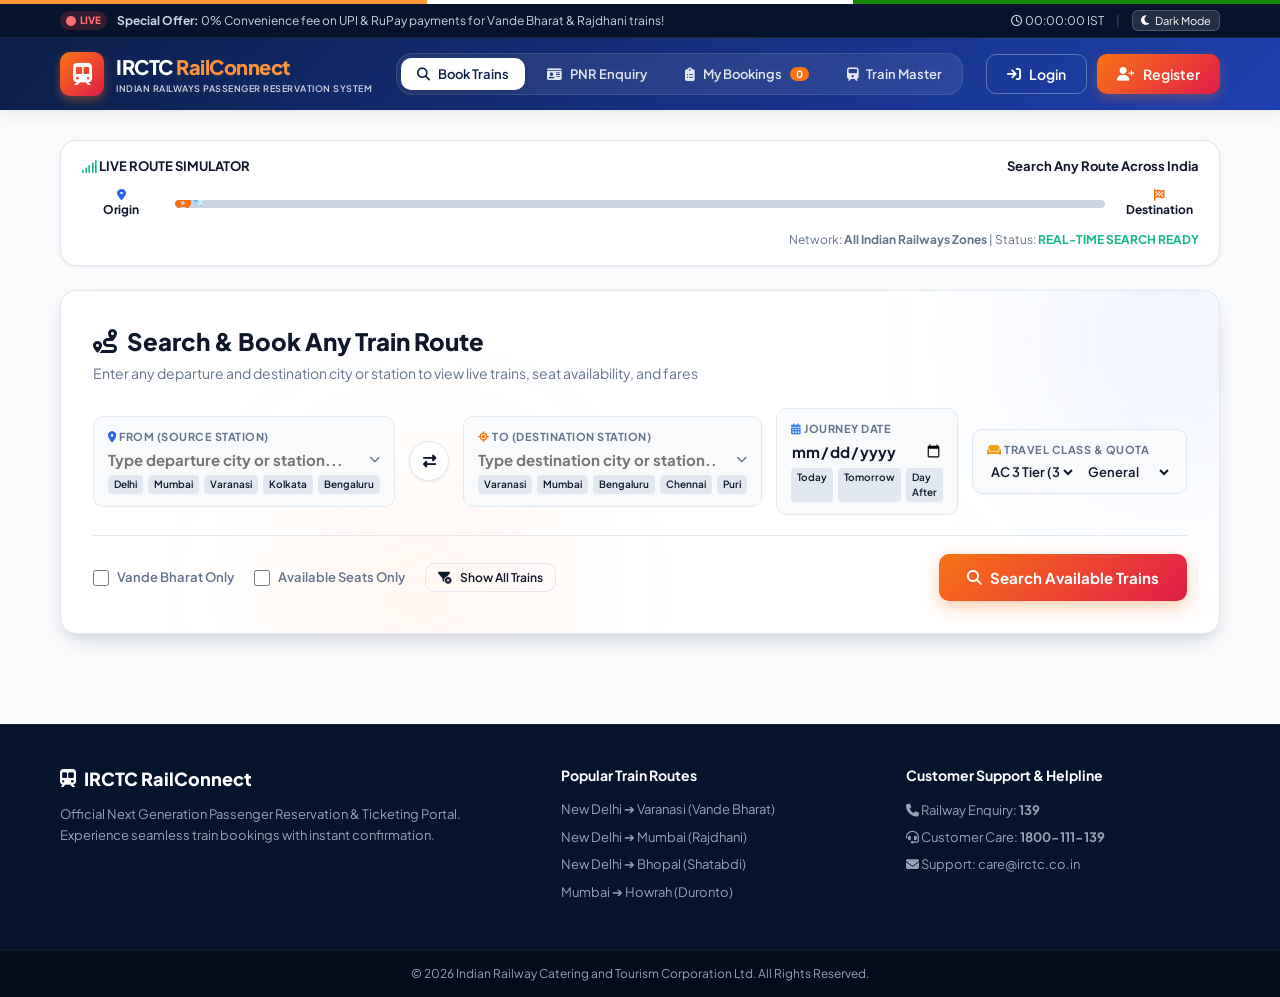
<file: backend/railwaybooking/src/main/java/com/yashi/railwaybooking/Frontend/index.html>
<!DOCTYPE html>
<html lang="en" data-theme="light">
<head>
    <meta charset="UTF-8">
    <meta name="viewport" content="width=device-width, initial-scale=1.0">
    <title>IRCTC RailConnect | Indian Railways NextGen E-Ticketing System</title>
    <meta name="description" content="Official IRCTC Indian Railways NextGen ticket booking portal. Search trains, live seat availability, instant PNR status, and confirmed e-ticket booking.">
    <!-- Google Fonts -->
    <link rel="preconnect" href="https://fonts.googleapis.com">
    <link rel="preconnect" href="https://fonts.gstatic.com" crossorigin>
    <link href="https://fonts.googleapis.com/css2?family=Plus+Jakarta+Sans:wght@300;400;500;600;700;800&family=Space+Mono:wght@700&display=swap" rel="stylesheet">
    <!-- Font Awesome Icons -->
    <link rel="stylesheet" href="https://cdnjs.cloudflare.com/ajax/libs/font-awesome/6.4.0/css/all.min.css">
    <link rel="stylesheet" href="style.css">
</head>
<body>

    <!-- Toast Notification Container -->
    <div id="toastContainer" class="toast-container"></div>

    <!-- Indian Railways Tricolor Ribbon -->
    <div class="tricolor-ribbon"></div>

    <!-- Top Announcement Bar -->
    <div class="top-announcement">
        <div class="container announcement-content">
            <div class="announcement-left">
                <span class="live-pulse"><i class="fa-solid fa-circle"></i> LIVE</span>
                <span><strong>Special Offer:</strong> 0% Convenience fee on UPI & RuPay payments for Vande Bharat & Rajdhani trains!</span>
            </div>
            <div class="top-links">
                <span id="liveClock"><i class="fa-regular fa-clock"></i> 00:00:00 IST</span>
                <span class="divider">|</span>
                <button class="theme-toggle-btn" id="themeToggleBtn" onclick="toggleTheme()" title="Toggle Dark / Light Mode">
                    <i class="fa-solid fa-moon"></i> <span id="themeText">Dark Mode</span>
                </button>
            </div>
        </div>
    </div>

    <!-- Main Navigation Header -->
    <header class="main-header">
        <div class="container header-content">
            <div class="logo-area" onclick="switchTab('search')">
                <div class="logo-icon">
                    <i class="fa-solid fa-train-subway"></i>
                </div>
                <div class="logo-text">
                    <div class="brand-title">IRCTC <span>RailConnect</span></div>
                    <div class="brand-subtitle">INDIAN RAILWAYS PASSENGER RESERVATION SYSTEM</div>
                </div>
            </div>

            <!-- Navigation Menu -->
            <nav class="main-nav">
                <button class="nav-item active" id="navSearch" onclick="switchTab('search')">
                    <i class="fa-solid fa-magnifying-glass"></i> Book Trains
                </button>
                <button class="nav-item" id="navPnr" onclick="switchTab('pnr')">
                    <i class="fa-solid fa-id-card"></i> PNR Enquiry
                </button>
                <button class="nav-item" id="navBookings" onclick="switchTab('bookings')">
                    <i class="fa-solid fa-clipboard-list"></i> My Bookings
                    <span class="badge-count" id="bookingsCount">0</span>
                </button>
                <button class="nav-item" id="navAdmin" onclick="switchTab('admin')">
                    <i class="fa-solid fa-train"></i> Train Master
                </button>
            </nav>

            <!-- User Auth Controls -->
            <div class="auth-area">
                <div id="guestUserArea" class="user-guest">
                    <button class="btn btn-outline" onclick="openAuthModal('login')">
                        <i class="fa-solid fa-arrow-right-to-bracket"></i> Login
                    </button>
                    <button class="btn btn-primary" onclick="openAuthModal('register')">
                        <i class="fa-solid fa-user-plus"></i> Register
                    </button>
                </div>
                <div id="loggedUserArea" class="user-logged" style="display: none;">
                    <div class="user-avatar" id="userAvatarText">YS</div>
                    <div class="user-info">
                        <span class="user-name" id="navUserName">Yashi Saxena</span>
                        <span class="user-role" id="navUserRole">PASSENGER</span>
                    </div>
                    <button class="btn-logout" onclick="handleLogout()" title="Logout">
                        <i class="fa-solid fa-power-off"></i>
                    </button>
                </div>
            </div>
        </div>
    </header>

    <!-- MAIN CONTENT AREA -->
    <main class="main-body">
        <div class="container">

            <!-- ============================================== -->
            <!-- TAB 1: TRAIN SEARCH & BOOKING FLOW             -->
            <!-- ============================================== -->
            <section id="searchSection" class="tab-section active">
                
                <!-- Live Animated Train Track Visualizer -->
                <div class="live-track-simulator">
                    <div class="track-info">
                        <span><i class="fa-solid fa-signal text-success"></i> LIVE ROUTE SIMULATOR</span>
                        <strong id="simRouteText">Search Any Route Across India</strong>
                    </div>
                    <div class="track-line-wrapper">
                        <div class="track-stn-point start">
                            <i class="fa-solid fa-location-dot"></i>
                            <span id="simStartStn">Origin</span>
                        </div>
                        <div class="track-rail">
                            <div class="animated-train-icon">
                                <i class="fa-solid fa-train"></i>
                                <span class="train-smoke">💨</span>
                            </div>
                        </div>
                        <div class="track-stn-point end">
                            <i class="fa-solid fa-flag-checkered"></i>
                            <span id="simEndStn">Destination</span>
                        </div>
                    </div>
                    <div class="track-footer">
                        <span>Network: <strong>All Indian Railways Zones</strong> | Status: <strong class="text-success">REAL-TIME SEARCH READY</strong></span>
                    </div>
                </div>

                <!-- Hero Search Widget -->
                <div class="hero-card">
                    <div class="hero-bg-shapes">
                        <div class="shape shape-1"></div>
                        <div class="shape shape-2"></div>
                    </div>

                    <div class="hero-header">
                        <h2><i class="fa-solid fa-route"></i> Search & Book Any Train Route</h2>
                        <p>Enter any departure and destination city or station to view live trains, seat availability, and fares</p>
                    </div>

                    <!-- Search Form -->
                    <form id="trainSearchForm" onsubmit="handleSearchTrains(event)">
                        <div class="search-form-grid">
                            
                            <!-- Source Station (Free Search + Autocomplete Datalist) -->
                            <div class="input-card">
                                <label><i class="fa-solid fa-location-dot text-primary"></i> FROM (SOURCE STATION)</label>
                                <div class="input-wrapper">
                                    <input type="text" id="fromStationInput" placeholder="Type departure city or station..." autocomplete="off" list="stationSuggestions" oninput="updateSimulatorRoute()">
                                    <i class="fa-solid fa-chevron-down input-icon"></i>
                                </div>
                                <div class="quick-chips">
                                    <span onclick="setFromStation('New Delhi')">Delhi</span>
                                    <span onclick="setFromStation('Mumbai')">Mumbai</span>
                                    <span onclick="setFromStation('Varanasi')">Varanasi</span>
                                    <span onclick="setFromStation('Howrah')">Kolkata</span>
                                    <span onclick="setFromStation('Bengaluru')">Bengaluru</span>
                                </div>
                            </div>

                            <!-- Swap Button -->
                            <div class="swap-wrapper">
                                <button type="button" class="btn-swap" onclick="swapStations()" title="Swap Stations">
                                    <i class="fa-solid fa-right-left"></i>
                                </button>
                            </div>

                            <!-- Destination Station (Free Search + Autocomplete Datalist) -->
                            <div class="input-card">
                                <label><i class="fa-solid fa-location-crosshairs text-accent"></i> TO (DESTINATION STATION)</label>
                                <div class="input-wrapper">
                                    <input type="text" id="toStationInput" placeholder="Type destination city or station..." autocomplete="off" list="stationSuggestions" oninput="updateSimulatorRoute()">
                                    <i class="fa-solid fa-chevron-down input-icon"></i>
                                </div>
                                <div class="quick-chips">
                                    <span onclick="setToStation('Varanasi')">Varanasi</span>
                                    <span onclick="setToStation('Mumbai')">Mumbai</span>
                                    <span onclick="setToStation('Bengaluru')">Bengaluru</span>
                                    <span onclick="setToStation('Chennai')">Chennai</span>
                                    <span onclick="setToStation('Puri')">Puri</span>
                                </div>
                            </div>

                            <!-- Comprehensive Station Datalist Suggestions -->
                            <datalist id="stationSuggestions">
                                <option value="New Delhi">New Delhi (NDLS)</option>
                                <option value="Mumbai">Mumbai Central (MMCT) / CSMT</option>
                                <option value="Varanasi">Varanasi Jn (BSB)</option>
                                <option value="Howrah">Howrah / Kolkata (HWH)</option>
                                <option value="Bengaluru">Bengaluru City (SBC)</option>
                                <option value="Chennai">Chennai Central (MAS)</option>
                                <option value="Bhopal">Bhopal Jn (BPL)</option>
                                <option value="Amritsar">Amritsar Jn (ASR)</option>
                                <option value="Puri">Puri (PURI)</option>
                                <option value="Ahmedabad">Ahmedabad Jn (ADI)</option>
                                <option value="Lucknow">Lucknow Charbagh (LKO)</option>
                                <option value="Jaipur">Jaipur Jn (JP)</option>
                                <option value="Hyderabad">Hyderabad Deccan (HYB)</option>
                                <option value="Pune">Pune Jn (PUNE)</option>
                                <option value="Patna">Patna Jn (PNBE)</option>
                                <option value="Chandigarh">Chandigarh (CDG)</option>
                                <option value="Kanpur">Kanpur Central (CNB)</option>
                                <option value="Prayagraj">Prayagraj Jn (PRYJ)</option>
                                <option value="Agra">Agra Cantt (AGC)</option>
                                <option value="Guwahati">Guwahati (GHY)</option>
                                <option value="Goa">Madgaon / Goa (MAO)</option>
                            </datalist>

                            <!-- Travel Date -->
                            <div class="input-card">
                                <label><i class="fa-solid fa-calendar-days text-info"></i> JOURNEY DATE</label>
                                <div class="input-wrapper">
                                    <input type="date" id="journeyDateInput" required>
                                </div>
                                <div class="quick-chips">
                                    <span onclick="setJourneyDate(0)">Today</span>
                                    <span onclick="setJourneyDate(1)">Tomorrow</span>
                                    <span onclick="setJourneyDate(2)">Day After</span>
                                </div>
                            </div>

                            <!-- Class / Quota -->
                            <div class="input-card">
                                <label><i class="fa-solid fa-couch text-warning"></i> TRAVEL CLASS & QUOTA</label>
                                <div class="input-row">
                                    <select id="travelClassSelect">
                                        <option value="ALL">All Classes</option>
                                        <option value="1A">AC First Class (1A)</option>
                                        <option value="2A">AC 2 Tier (2A)</option>
                                        <option value="3A" selected>AC 3 Tier (3A)</option>
                                        <option value="SL">Sleeper (SL)</option>
                                    </select>
                                    <select id="quotaSelect">
                                        <option value="GN" selected>General</option>
                                        <option value="TQ">Tatkal</option>
                                        <option value="LD">Ladies</option>
                                        <option value="SS">Senior Citizen</option>
                                    </select>
                                </div>
                            </div>

                        </div>

                        <!-- Action Row -->
                        <div class="search-actions">
                            <div class="action-filters">
                                <label class="checkbox-label">
                                    <input type="checkbox" id="checkVandeBharat" onchange="filterTrainResults()">
                                    <span>Vande Bharat Only</span>
                                </label>
                                <label class="checkbox-label">
                                    <input type="checkbox" id="checkAvailableOnly" onchange="filterTrainResults()">
                                    <span>Available Seats Only</span>
                                </label>
                                <button type="button" class="btn btn-outline btn-sm" onclick="clearSearchFilters()">
                                    <i class="fa-solid fa-filter-circle-xmark"></i> Show All Trains
                                </button>
                            </div>
                            <button type="submit" class="btn btn-search">
                                <i class="fa-solid fa-magnifying-glass"></i> Search Available Trains
                            </button>
                        </div>
                    </form>
                </div>

                <!-- Train Results Header & Filters -->
                <div id="resultsHeader" class="results-header" style="display: none;">
                    <div class="results-info">
                        <h3>Available Trains (<span id="resultsCount">0</span> found)</h3>
                        <p id="searchRouteSummary">Showing all available train routes</p>
                    </div>
                    <div class="sort-controls">
                        <span>Sort by:</span>
                        <select id="sortSelect" onchange="sortTrainResults(this.value)">
                            <option value="departure">Departure Time (Earliest)</option>
                            <option value="fareLow">Fare: Low to High</option>
                            <option value="fareHigh">Fare: High to Low</option>
                            <option value="seats">Available Seats</option>
                            <option value="trainName">Train Name</option>
                        </select>
                    </div>
                </div>

                <!-- Train Search Results List -->
                <div id="trainsContainer" class="trains-list">
                    <!-- Dynamic train cards will be inserted here -->
                </div>

            </section>

            <!-- ============================================== -->
            <!-- TAB 2: ADVANCED PNR ENQUIRY & TRACKING         -->
            <!-- ============================================== -->
            <section id="pnrSection" class="tab-section" style="display: none;">
                <div class="hero-card pnr-hero">
                    <div class="hero-header">
                        <h2><i class="fa-solid fa-id-card"></i> PNR Status Enquiry & Journey Tracking</h2>
                        <p>Get real-time booking confirmation, intermediate station progress, coach chart, and refund cancellation</p>
                    </div>
                    <form id="pnrSearchForm" onsubmit="handlePnrSearch(event)">
                        <div class="pnr-input-box">
                            <i class="fa-solid fa-ticket pnr-icon"></i>
                            <input type="text" id="pnrInput" placeholder="Enter 10-Digit PNR Number (e.g. 8421093847)" maxlength="12" required>
                            <button type="submit" class="btn btn-primary">
                                <i class="fa-solid fa-magnifying-glass"></i> Check Status
                            </button>
                        </div>
                    </form>
                    
                    <!-- Quick Demo PNRs -->
                    <div class="pnr-quick-chips">
                        <span>Try Sample PNRs:</span>
                        <span class="pnr-chip" onclick="quickPnrCheck('8421093847')">8421093847 (Vande Bharat)</span>
                        <span class="pnr-chip" onclick="quickPnrCheck('9201847192')">9201847192 (Rajdhani Exp)</span>
                    </div>
                </div>

                <!-- PNR Results Area -->
                <div id="pnrResultContainer" style="display: none;">
                    <!-- Dynamic PNR Card Rendered here with Journey Route Map & Coach Layout -->
                </div>
            </section>

            <!-- ============================================== -->
            <!-- TAB 3: MY BOOKINGS MASTER DASHBOARD            -->
            <!-- ============================================== -->
            <section id="bookingsSection" class="tab-section" style="display: none;">
                <div class="section-title-row">
                    <div>
                        <h2><i class="fa-solid fa-clock-rotate-left"></i> My Booked Tickets Dashboard</h2>
                        <p>Manage reservations, download official e-tickets, or process 1-click cancellations</p>
                    </div>
                    <div class="title-actions">
                        <button class="btn btn-primary btn-sm" onclick="switchTab('search')">
                            <i class="fa-solid fa-plus"></i> Book New Ticket
                        </button>
                        <button class="btn btn-outline btn-sm" onclick="loadBookings()">
                            <i class="fa-solid fa-rotate"></i> Refresh
                        </button>
                    </div>
                </div>

                <!-- Search & Filters Toolbar -->
                <div class="bookings-toolbar">
                    <div class="booking-filter-tabs">
                        <button class="filter-tab active" id="tabFilterAll" onclick="filterBookingsTab('ALL')">
                            All Tickets (<span id="cntFilterAll">0</span>)
                        </button>
                        <button class="filter-tab" id="tabFilterCnf" onclick="filterBookingsTab('CONFIRMED')">
                            <i class="fa-solid fa-circle-check text-success"></i> Confirmed (<span id="cntFilterCnf">0</span>)
                        </button>
                        <button class="filter-tab" id="tabFilterCan" onclick="filterBookingsTab('CANCELLED')">
                            <i class="fa-solid fa-circle-xmark text-danger"></i> Cancelled (<span id="cntFilterCan">0</span>)
                        </button>
                    </div>

                    <div class="booking-search-box">
                        <i class="fa-solid fa-magnifying-glass"></i>
                        <input type="text" id="bookingSearchInput" oninput="filterBookingsSearch(this.value)" placeholder="Search by PNR, Passenger, or Train...">
                    </div>
                </div>

                <div id="userBookingsList" class="bookings-grid">
                    <!-- Dynamic User Booking Cards -->
                </div>
            </section>

            <!-- ============================================== -->
            <!-- TAB 4: ADMIN TRAIN MANAGEMENT                  -->
            <!-- ============================================== -->
            <section id="adminSection" class="tab-section" style="display: none;">
                <div class="section-title-row">
                    <div>
                        <h2><i class="fa-solid fa-train-track"></i> Train Master Management</h2>
                        <p>Add new trains, update route schedules, manage fares & available seat capacity</p>
                    </div>
                    <button class="btn btn-primary" onclick="openAddTrainModal()">
                        <i class="fa-solid fa-plus"></i> Add New Train
                    </button>
                </div>

                <div class="admin-table-card">
                    <div class="table-responsive">
                        <table class="data-table">
                            <thead>
                                <tr>
                                    <th>Train No / Name</th>
                                    <th>Type</th>
                                    <th>Route</th>
                                    <th>Timings</th>
                                    <th>Fare (₹)</th>
                                    <th>Seats Status</th>
                                    <th>Actions</th>
                                </tr>
                            </thead>
                            <tbody id="adminTrainTableBody">
                                <!-- Dynamic Admin Train rows -->
                            </tbody>
                        </table>
                    </div>
                </div>
            </section>

        </div>
    </main>

    <!-- ============================================== -->
    <!-- MODAL 1: STEP-BY-STEP BOOKING & SEAT PICKER    -->
    <!-- ============================================== -->
    <div id="bookingModal" class="modal-overlay" style="display: none;">
        <div class="modal-card booking-modal-card">
            
            <div class="modal-header">
                <div>
                    <h3 id="bookingModalTitle">Book Ticket: 22436 Vande Bharat Express</h3>
                    <p id="bookingModalSubtitle">New Delhi ➔ Varanasi | Travel Date: 2026-09-15</p>
                </div>
                <button class="btn-close" onclick="closeBookingModal()">&times;</button>
            </div>

            <!-- Booking Stepper -->
            <div class="stepper-bar">
                <div class="step-node active" id="step1Indicator">
                    <div class="step-num">1</div>
                    <span>Passenger Details</span>
                </div>
                <div class="step-line" id="stepLine1"></div>
                <div class="step-node" id="step2Indicator">
                    <div class="step-num">2</div>
                    <span>Seat & Berth</span>
                </div>
                <div class="step-line" id="stepLine2"></div>
                <div class="step-node" id="step3Indicator">
                    <div class="step-num">3</div>
                    <span>Payment</span>
                </div>
            </div>

            <div class="modal-body">
                
                <!-- STEP 1: PASSENGER DETAILS FORM -->
                <div id="bookingStep1" class="step-content">
                    <div class="form-grid-2">
                        <div class="form-group span-2">
                            <label><i class="fa-solid fa-user"></i> Primary Passenger Full Name *</label>
                            <input type="text" id="bookPassengerName" placeholder="Enter passenger name (e.g. Yashi Saxena)" required>
                        </div>
                        <div class="form-group">
                            <label><i class="fa-solid fa-id-badge"></i> Age *</label>
                            <input type="number" id="bookPassengerAge" value="24" min="1" max="120" required>
                        </div>
                        <div class="form-group">
                            <label><i class="fa-solid fa-venus-mars"></i> Gender *</label>
                            <select id="bookPassengerGender">
                                <option value="Female">Female</option>
                                <option value="Male">Male</option>
                                <option value="Transgender">Transgender</option>
                            </select>
                        </div>
                        <div class="form-group">
                            <label><i class="fa-solid fa-phone"></i> Mobile Number *</label>
                            <input type="tel" id="bookPassengerPhone" placeholder="10-digit mobile number" value="9876543210" required>
                        </div>
                        <div class="form-group">
                            <label><i class="fa-solid fa-envelope"></i> Email Address *</label>
                            <input type="email" id="bookPassengerEmail" placeholder="e.g. passenger@gmail.com" value="passenger@railway.com" required>
                        </div>
                        <div class="form-group">
                            <label><i class="fa-solid fa-couch"></i> Coach / Class Selection</label>
                            <select id="bookCoachSelect" onchange="handleCoachChange()">
                                <option value="B1 (AC 3 Tier)">B1 - AC 3 Tier</option>
                                <option value="A1 (AC 2 Tier)">A1 - AC 2 Tier</option>
                                <option value="H1 (AC 1st Class)">H1 - AC 1st Class</option>
                                <option value="S1 (Sleeper)">S1 - Sleeper Class</option>
                                <option value="C1 (AC Chair Car)">C1 - AC Chair Car</option>
                            </select>
                        </div>
                        <div class="form-group">
                            <label><i class="fa-solid fa-utensils"></i> Food / Meal Preference</label>
                            <select id="bookMealSelect">
                                <option value="Veg">Vegetarian Meal</option>
                                <option value="Non-Veg">Non-Vegetarian Meal</option>
                                <option value="No Food">No Meal Required</option>
                            </select>
                        </div>
                    </div>

                    <div class="modal-footer">
                        <button type="button" class="btn btn-outline" onclick="closeBookingModal()">
                            <i class="fa-solid fa-xmark"></i> Cancel
                        </button>
                        <button type="button" class="btn btn-primary" onclick="goToBookingStep(2)">
                            Select Seat & Berth <i class="fa-solid fa-arrow-right"></i>
                        </button>
                    </div>
                </div>

                <!-- STEP 2: INTERACTIVE SEAT & BERTH PICKER -->
                <div id="bookingStep2" class="step-content" style="display: none;">
                    <div class="coach-visualizer-container">
                        <div class="coach-header">
                            <div class="coach-title"><i class="fa-solid fa-train"></i> COACH <span id="visualCoachName">B1</span> (AC 3-TIER)</div>
                            <div class="seat-legend">
                                <span><span class="dot available"></span> Available</span>
                                <span><span class="dot selected"></span> Selected</span>
                                <span><span class="dot booked"></span> Occupied</span>
                            </div>
                        </div>

                        <!-- Interactive Seat Grid -->
                        <div class="coach-bay-grid" id="coachSeatsGrid">
                            <!-- Seats generated dynamically by JS -->
                        </div>

                        <div class="selected-seat-badge">
                            Selected Berth: <strong id="selectedSeatLabel">B1-24 (Lower Berth)</strong>
                        </div>
                    </div>

                    <div class="modal-footer">
                        <button type="button" class="btn btn-outline" onclick="goToBookingStep(1)">
                            <i class="fa-solid fa-arrow-left"></i> Back to Passenger Details
                        </button>
                        <button type="button" class="btn btn-primary" onclick="goToBookingStep(3)">
                            Proceed to Payment <i class="fa-solid fa-arrow-right"></i>
                        </button>
                    </div>
                </div>

                <!-- STEP 3: PAYMENT & FARE BREAKDOWN -->
                <div id="bookingStep3" class="step-content" style="display: none;">
                    <div class="payment-layout">
                        
                        <!-- Fare Summary -->
                        <div class="fare-card">
                            <h4><i class="fa-solid fa-receipt"></i> Fare Breakdown</h4>
                            <div class="fare-row">
                                <span>Base Ticket Fare</span>
                                <strong id="fareBaseAmount">₹1,750.00</strong>
                            </div>
                            <div class="fare-row">
                                <span>Reservation & Superfast Charge</span>
                                <span>₹45.00</span>
                            </div>
                            <div class="fare-row">
                                <span>GST (5%)</span>
                                <span id="fareGstAmount">₹87.50</span>
                            </div>
                            <div class="fare-row">
                                <span>IRCTC Catering Charge</span>
                                <span id="fareCateringAmount">₹0.00</span>
                            </div>
                            <div class="fare-divider"></div>
                            <div class="fare-total-row">
                                <span>Total Payable</span>
                                <strong class="text-primary" id="fareTotalAmount">₹1,882.50</strong>
                            </div>
                        </div>

                        <!-- Payment Methods -->
                        <div class="payment-methods-card">
                            <h4><i class="fa-solid fa-credit-card"></i> Select Payment Mode</h4>
                            <div class="pay-options">
                                <label class="pay-option active" onclick="selectPayOption('UPI')">
                                    <input type="radio" name="payMethod" value="UPI" checked>
                                    <div class="pay-info">
                                        <strong><i class="fa-solid fa-mobile-screen-button"></i> Instant UPI (GPay / PhonePe / Paytm)</strong>
                                        <small>0% Payment Gateway Convenience Fee</small>
                                    </div>
                                    <span class="tag-fast">FASTEST</span>
                                </label>
                                <label class="pay-option" onclick="selectPayOption('CARD')">
                                    <input type="radio" name="payMethod" value="CARD">
                                    <div class="pay-info">
                                        <strong><i class="fa-solid fa-credit-card"></i> Credit / Debit Card</strong>
                                        <small>Visa, MasterCard, RuPay</small>
                                    </div>
                                </label>
                                <label class="pay-option" onclick="selectPayOption('NETBANKING')">
                                    <input type="radio" name="payMethod" value="NETBANKING">
                                    <div class="pay-info">
                                        <strong><i class="fa-solid fa-building-columns"></i> Net Banking</strong>
                                        <small>SBI, HDFC, ICICI, Axis Bank & all major banks</small>
                                    </div>
                                </label>
                            </div>

                            <!-- UPI Details form -->
                            <div id="upiFormArea" class="method-details-form">
                                <label>Enter UPI ID (VPA)</label>
                                <div class="input-wrapper">
                                    <input type="text" id="upiVpaInput" placeholder="username@upi / mobile@okhdfcbank" value="passenger@okaxis">
                                </div>
                            </div>
                        </div>

                    </div>

                    <div class="modal-footer">
                        <button type="button" class="btn btn-outline" onclick="goToBookingStep(2)">
                            <i class="fa-solid fa-arrow-left"></i> Back to Seat Selection
                        </button>
                        <button type="button" class="btn btn-success btn-lg" id="btnConfirmPay" onclick="submitFinalBooking()">
                            <i class="fa-solid fa-shield-halved"></i> Pay & Generate E-Ticket
                        </button>
                    </div>
                </div>

            </div>
        </div>
    </div>

    <!-- ============================================== -->
    <!-- MODAL 2: OFFICIAL IRCTC E-TICKET & ACTIONS     -->
    <!-- ============================================== -->
    <div id="ticketModal" class="modal-overlay" style="display: none;">
        <div class="modal-card ticket-modal-card">
            
            <!-- Prominent Post-Booking Action Navigation Toolbar -->
            <div class="post-booking-nav no-print">
                <button class="btn btn-back-main" onclick="handleAfterBookingBack()" title="Back to Search">
                    <i class="fa-solid fa-arrow-left"></i> Back to Search
                </button>
                <button class="btn btn-view-bookings" onclick="handleAfterBookingViewBookings()" title="View in My Bookings">
                    <i class="fa-solid fa-clipboard-list"></i> Go to My Bookings
                </button>
                <button class="btn btn-return-journey" onclick="handleBookReturn()" title="Book Return Journey">
                    <i class="fa-solid fa-right-left"></i> Book Return Ticket
                </button>
                <button class="btn btn-print-main" onclick="window.print()" title="Print E-Ticket">
                    <i class="fa-solid fa-print"></i> Print Ticket
                </button>
                <button class="btn-close-ticket" onclick="closeTicketModal()" title="Close">&times;</button>
            </div>

            <!-- Authentic IRCTC Ticket Format -->
            <div class="official-ticket" id="printableTicketArea">
                
                <!-- Ticket Header -->
                <div class="ticket-header-strip">
                    <div class="rail-logo">
                        <i class="fa-solid fa-train"></i>
                        <div>
                            <h3>INDIAN RAILWAYS</h3>
                            <p>ELECTRONIC RESERVATION SLIP (ERS)</p>
                        </div>
                    </div>
                    <div class="pnr-block">
                        <div class="pnr-title">PNR NUMBER</div>
                        <div class="pnr-code" id="modalTicketPnr">8421093847</div>
                    </div>
                </div>

                <!-- Train & Route Banner -->
                <div class="ticket-train-banner">
                    <div class="train-col">
                        <div class="label">TRAIN NO. & NAME</div>
                        <div class="val" id="modalTicketTrainName">22436 / VANDE BHARAT EXP</div>
                    </div>
                    <div class="train-col">
                        <div class="label">CLASS & QUOTA</div>
                        <div class="val" id="modalTicketClass">AC 3 TIER (3A) / GENERAL</div>
                    </div>
                    <div class="train-col">
                        <div class="label">DATE OF JOURNEY</div>
                        <div class="val" id="modalTicketDate">15-Sep-2026</div>
                    </div>
                    <div class="train-col">
                        <div class="label">BOOKING STATUS</div>
                        <div class="val text-success" id="modalTicketStatus">CONFIRMED</div>
                    </div>
                </div>

                <!-- Stations Flow -->
                <div class="ticket-stations-grid">
                    <div class="station-box">
                        <span class="stn-tag">FROM / DEPARTURE</span>
                        <h4 id="modalTicketSource">New Delhi (NDLS)</h4>
                        <p id="modalTicketDepTime"><i class="fa-regular fa-clock"></i> 06:00 AM</p>
                    </div>
                    <div class="journey-arrow">
                        <span>➔</span>
                    </div>
                    <div class="station-box">
                        <span class="stn-tag">TO / ARRIVAL</span>
                        <h4 id="modalTicketDest">Varanasi Jn (BSB)</h4>
                        <p id="modalTicketArrTime"><i class="fa-regular fa-clock"></i> 02:00 PM</p>
                    </div>
                </div>

                <!-- Passenger Details Table -->
                <div class="ticket-table-wrap">
                    <table class="ticket-passengers-table">
                        <thead>
                            <tr>
                                <th>#</th>
                                <th>Passenger Name</th>
                                <th>Age</th>
                                <th>Gender</th>
                                <th>Coach</th>
                                <th>Seat / Berth</th>
                                <th>Status</th>
                            </tr>
                        </thead>
                        <tbody>
                            <tr>
                                <td>1</td>
                                <td id="modalTicketPassName"><strong>Yashi Saxena</strong></td>
                                <td id="modalTicketAge">24</td>
                                <td id="modalTicketGender">Female</td>
                                <td id="modalTicketCoach">B1</td>
                                <td id="modalTicketSeat">Seat 24 (Lower)</td>
                                <td class="text-success"><strong>CNF / B1-24</strong></td>
                            </tr>
                        </tbody>
                    </table>
                </div>

                <!-- Fare & Security Footer -->
                <div class="ticket-bottom-grid">
                    <div class="qr-barcode-area">
                        <div class="mock-qr">
                            <i class="fa-solid fa-qrcode"></i>
                        </div>
                        <div class="security-info">
                            <p><strong>Security Hash:</strong> IRCTC-SEC-94021-V4</p>
                            <p>Carrying a valid Government ID Proof (Aadhaar/PAN/Passport) is mandatory during the journey.</p>
                        </div>
                    </div>
                    <div class="ticket-total-fare">
                        <span>TOTAL TICKET FARE</span>
                        <h3 id="modalTicketFare">₹1,882.50</h3>
                        <small>Inclusive of GST & All Charges</small>
                    </div>
                </div>

            </div>

            <!-- Bottom Back & Navigation Bar -->
            <div class="ticket-bottom-actions no-print">
                <button class="btn btn-outline" onclick="handleAfterBookingBack()">
                    <i class="fa-solid fa-arrow-left"></i> Back to Train Search
                </button>
                <button class="btn btn-primary" onclick="handleAfterBookingViewBookings()">
                    <i class="fa-solid fa-clipboard-list"></i> View in My Bookings
                </button>
            </div>

        </div>
    </div>

    <!-- ============================================== -->
    <!-- MODAL 3: LOGIN & REGISTRATION MODAL            -->
    <!-- ============================================== -->
    <div id="authModal" class="modal-overlay" style="display: none;">
        <div class="modal-card auth-modal-card">
            <div class="modal-header">
                <h3 id="authModalTitle">Passenger Login</h3>
                <button class="btn-close" onclick="closeAuthModal()">&times;</button>
            </div>
            
            <div class="auth-tabs">
                <button class="auth-tab-btn active" id="tabBtnLogin" onclick="switchAuthTab('login')">Login</button>
                <button class="auth-tab-btn" id="tabBtnRegister" onclick="switchAuthTab('register')">Register New User</button>
            </div>

            <div class="modal-body">
                
                <!-- LOGIN FORM -->
                <form id="loginForm" onsubmit="handleLoginSubmit(event)">
                    <div class="form-group">
                        <label>Email Address</label>
                        <input type="email" id="loginEmail" placeholder="e.g. yashi@example.com" value="yashi@example.com" required>
                    </div>
                    <div class="form-group">
                        <label>Password</label>
                        <input type="password" id="loginPassword" placeholder="Enter password" value="Yashi@123" required>
                    </div>
                    
                    <div class="quick-demo-login">
                        <span>Quick Demo Logins:</span>
                        <button type="button" class="btn-chip" onclick="fillLogin('yashi@example.com', 'Yashi@123')">Passenger (Yashi)</button>
                        <button type="button" class="btn-chip" onclick="fillLogin('admin@railway.com', 'admin123')">Admin User</button>
                    </div>

                    <button type="submit" class="btn btn-primary btn-block">
                        <i class="fa-solid fa-lock"></i> Login to Account
                    </button>
                </form>

                <!-- REGISTER FORM -->
                <form id="registerForm" onsubmit="handleRegisterSubmit(event)" style="display: none;">
                    <div class="form-group">
                        <label>Full Name</label>
                        <input type="text" id="regFullName" placeholder="Enter your full name" required>
                    </div>
                    <div class="form-group">
                        <label>Email Address</label>
                        <input type="email" id="regEmail" placeholder="Enter your email" required>
                    </div>
                    <div class="form-group">
                        <label>Mobile Number</label>
                        <input type="tel" id="regPhone" placeholder="10-digit mobile number" required>
                    </div>
                    <div class="form-group">
                        <label>Create Password</label>
                        <input type="password" id="regPassword" placeholder="Choose a password" required>
                    </div>

                    <button type="submit" class="btn btn-primary btn-block">
                        <i class="fa-solid fa-user-check"></i> Create IRCTC Account
                    </button>
                </form>

            </div>
        </div>
    </div>

    <!-- ============================================== -->
    <!-- MODAL 4: ADMIN ADD / EDIT TRAIN MODAL          -->
    <!-- ============================================== -->
    <div id="trainAdminModal" class="modal-overlay" style="display: none;">
        <div class="modal-card">
            <div class="modal-header">
                <h3 id="adminModalTitle">Add New Train Route</h3>
                <button class="btn-close" onclick="closeAdminModal()">&times;</button>
            </div>
            <div class="modal-body">
                <form id="adminTrainForm" onsubmit="handleAdminSaveTrain(event)">
                    <input type="hidden" id="adminTrainId">
                    <div class="form-grid-2">
                        <div class="form-group">
                            <label>Train Name *</label>
                            <input type="text" id="adminTrainName" placeholder="e.g. Vande Bharat Express" required>
                        </div>
                        <div class="form-group">
                            <label>Train Number (5 Digits) *</label>
                            <input type="text" id="adminTrainNumber" placeholder="e.g. 22436" required>
                        </div>
                        <div class="form-group">
                            <label>Source Station *</label>
                            <input type="text" id="adminSource" placeholder="e.g. New Delhi" required>
                        </div>
                        <div class="form-group">
                            <label>Destination Station *</label>
                            <input type="text" id="adminDestination" placeholder="e.g. Varanasi" required>
                        </div>
                        <div class="form-group">
                            <label>Departure Time *</label>
                            <input type="text" id="adminDepTime" placeholder="e.g. 06:00 AM" required>
                        </div>
                        <div class="form-group">
                            <label>Arrival Time *</label>
                            <input type="text" id="adminArrTime" placeholder="e.g. 02:00 PM" required>
                        </div>
                        <div class="form-group">
                            <label>Base Fare (₹) *</label>
                            <input type="number" id="adminFare" placeholder="e.g. 1750" required>
                        </div>
                        <div class="form-group">
                            <label>Total Seats Capacity *</label>
                            <input type="number" id="adminSeats" placeholder="e.g. 120" required>
                        </div>
                        <div class="form-group span-2">
                            <label>Train Category / Type *</label>
                            <select id="adminTrainType">
                                <option value="Vande Bharat">Vande Bharat Express</option>
                                <option value="Rajdhani">Rajdhani Express</option>
                                <option value="Shatabdi">Shatabdi Express</option>
                                <option value="Duronto">Duronto Express</option>
                                <option value="Superfast">Superfast Express</option>
                                <option value="Mail">Mail / Express</option>
                            </select>
                        </div>
                    </div>
                    <div class="modal-footer">
                        <button type="button" class="btn btn-outline" onclick="closeAdminModal()">Cancel</button>
                        <button type="submit" class="btn btn-primary">Save Train Route</button>
                    </div>
                </form>
            </div>
        </div>
    </div>

    <!-- Footer -->
    <footer class="main-footer">
        <div class="container footer-content">
            <div class="footer-col">
                <div class="footer-logo">
                    <i class="fa-solid fa-train-subway"></i> IRCTC RailConnect
                </div>
                <p>Official Next Generation Passenger Reservation & Ticketing Portal. Experience seamless train bookings with instant confirmation.</p>
            </div>
            <div class="footer-col">
                <h4>Popular Train Routes</h4>
                <ul>
                    <li><a href="javascript:void(0)" onclick="quickRoute('New Delhi', 'Varanasi')">New Delhi ➔ Varanasi (Vande Bharat)</a></li>
                    <li><a href="javascript:void(0)" onclick="quickRoute('New Delhi', 'Mumbai')">New Delhi ➔ Mumbai (Rajdhani)</a></li>
                    <li><a href="javascript:void(0)" onclick="quickRoute('New Delhi', 'Bhopal')">New Delhi ➔ Bhopal (Shatabdi)</a></li>
                    <li><a href="javascript:void(0)" onclick="quickRoute('Mumbai', 'Howrah')">Mumbai ➔ Howrah (Duronto)</a></li>
                </ul>
            </div>
            <div class="footer-col">
                <h4>Customer Support & Helpline</h4>
                <p><i class="fa-solid fa-phone"></i> Railway Enquiry: <strong>139</strong></p>
                <p><i class="fa-solid fa-headset"></i> Customer Care: <strong>1800-111-139</strong></p>
                <p><i class="fa-solid fa-envelope"></i> Support: care@irctc.co.in</p>
            </div>
        </div>
        <div class="footer-bottom">
            <div class="container">
                <p>© 2026 Indian Railway Catering and Tourism Corporation Ltd. All Rights Reserved.</p>
            </div>
        </div>
    </footer>

    <script src="app.js"></script>
</body>
</html>
</file>
<file: frontend/style.css>
/* ========================================================
   RailYatri - Modern Railway Ticket Booking System Stylesheet
   ======================================================== */

:root {
    --primary: #1a237e;         /* Deep Indian Railways Blue */
    --primary-light: #283593;
    --primary-dark: #0d1642;
    --accent: #f57c00;          /* Warm IRCTC Saffron / Orange */
    --accent-hover: #e65100;
    --success: #2e7d32;
    --danger: #d32f2f;
    --warning: #ed6c02;
    --bg-main: #f4f6fa;
    --bg-card: #ffffff;
    --text-main: #1f2937;
    --text-muted: #6b7280;
    --border-color: #e5e7eb;
    --radius-sm: 6px;
    --radius-md: 10px;
    --radius-lg: 16px;
    --shadow-sm: 0 1px 3px rgba(0, 0, 0, 0.08);
    --shadow-md: 0 4px 12px rgba(0, 0, 0, 0.08);
    --shadow-lg: 0 12px 28px rgba(0, 0, 0, 0.12);
    --font-family: 'Inter', -apple-system, BlinkMacSystemFont, "Segoe UI", Roboto, sans-serif;
}

* {
    box-sizing: border-box;
    margin: 0;
    padding: 0;
}

body {
    font-family: var(--font-family);
    background-color: var(--bg-main);
    color: var(--text-main);
    line-height: 1.5;
    min-height: 100vh;
    display: flex;
    flex-direction: column;
}

/* NAVBAR */
.navbar {
    background: linear-gradient(135deg, var(--primary), var(--primary-dark));
    color: white;
    padding: 0.75rem 1.5rem;
    box-shadow: var(--shadow-md);
    position: sticky;
    top: 0;
    z-index: 1000;
}

.nav-container {
    max-width: 1200px;
    margin: 0 auto;
    display: flex;
    align-items: center;
    justify-content: space-between;
    gap: 1rem;
}

.brand {
    display: flex;
    align-items: center;
    gap: 0.75rem;
    cursor: pointer;
    user-select: none;
}

.brand-icon {
    font-size: 2rem;
}

.brand-title {
    font-size: 1.4rem;
    font-weight: 800;
    letter-spacing: -0.5px;
    display: block;
    color: #ffffff;
}

.brand-subtitle {
    font-size: 0.75rem;
    color: #ffcc80;
    display: block;
    font-weight: 500;
}

.nav-menu {
    display: flex;
    gap: 0.5rem;
}

.nav-link {
    background: none;
    border: none;
    color: rgba(255, 255, 255, 0.85);
    font-size: 0.95rem;
    font-weight: 500;
    padding: 0.5rem 1rem;
    border-radius: var(--radius-sm);
    cursor: pointer;
    transition: all 0.2s ease;
}

.nav-link:hover {
    color: #ffffff;
    background: rgba(255, 255, 255, 0.1);
}

.nav-link.active {
    color: #ffffff;
    background: var(--accent);
    font-weight: 600;
}

.nav-auth {
    display: flex;
    align-items: center;
    gap: 0.75rem;
}

.auth-buttons {
    display: flex;
    gap: 0.5rem;
}

.user-profile {
    display: flex;
    align-items: center;
    gap: 0.75rem;
}

.user-avatar {
    width: 38px;
    height: 38px;
    border-radius: 50%;
    background: var(--accent);
    color: white;
    display: flex;
    align-items: center;
    justify-content: center;
    font-weight: 700;
    font-size: 1.1rem;
    box-shadow: var(--shadow-sm);
}

.user-info {
    display: flex;
    flex-direction: column;
}

.user-name {
    font-size: 0.9rem;
    font-weight: 600;
    color: white;
}

.user-role {
    font-size: 0.75rem;
    color: #ffcc80;
}

/* MAIN CONTENT */
.main-content {
    flex: 1;
    max-width: 1200px;
    width: 100%;
    margin: 2rem auto;
    padding: 0 1rem;
}

.tab-pane {
    display: none;
}

.tab-pane.active {
    display: block;
    animation: fadeIn 0.3s ease-in-out;
}

@keyframes fadeIn {
    from { opacity: 0; transform: translateY(6px); }
    to { opacity: 1; transform: translateY(0); }
}

/* HERO SEARCH CARD */
.hero-card {
    background: linear-gradient(135deg, #ffffff, #fafbff);
    border: 1px solid var(--border-color);
    border-radius: var(--radius-lg);
    padding: 2.2rem;
    box-shadow: var(--shadow-md);
    margin-bottom: 2rem;
}

.hero-header {
    text-align: center;
    margin-bottom: 1.8rem;
}

.hero-header h1 {
    font-size: 2rem;
    font-weight: 800;
    color: var(--primary);
    margin-bottom: 0.4rem;
}

.hero-header p {
    color: var(--text-muted);
    font-size: 1rem;
}

.search-form {
    display: flex;
    flex-direction: column;
    gap: 1.25rem;
}

.form-row {
    display: flex;
    align-items: flex-end;
    gap: 1rem;
    flex-wrap: wrap;
}

.form-group {
    display: flex;
    flex-direction: column;
    gap: 0.35rem;
}

.flex-1 {
    flex: 1;
    min-width: 180px;
}

.form-group label {
    font-size: 0.82rem;
    font-weight: 600;
    text-transform: uppercase;
    letter-spacing: 0.5px;
    color: var(--text-muted);
}

.input-with-icon {
    position: relative;
    display: flex;
    align-items: center;
}

.input-icon {
    position: absolute;
    left: 0.8rem;
    pointer-events: none;
    font-size: 1rem;
}

.input-with-icon input {
    padding-left: 2.4rem !important;
}

input, select {
    width: 100%;
    padding: 0.75rem 0.9rem;
    border: 1.5px solid var(--border-color);
    border-radius: var(--radius-sm);
    font-size: 0.95rem;
    font-family: inherit;
    color: var(--text-main);
    background: white;
    transition: all 0.2s ease;
}

input:focus, select:focus {
    outline: none;
    border-color: var(--primary);
    box-shadow: 0 0 0 3px rgba(26, 35, 126, 0.12);
}

.swap-stations-btn {
    align-self: center;
    margin-bottom: 0.2rem;
    background: white;
    border: 1.5px solid var(--border-color);
    width: 40px;
    height: 40px;
    border-radius: 50%;
    font-size: 1.2rem;
    font-weight: 700;
    color: var(--primary);
    cursor: pointer;
    display: flex;
    align-items: center;
    justify-content: center;
    transition: all 0.2s;
}

.swap-stations-btn:hover {
    background: var(--primary-light);
    color: white;
    border-color: var(--primary-light);
    transform: rotate(180deg);
}

.form-action {
    align-self: flex-end;
}

.popular-routes {
    display: flex;
    align-items: center;
    gap: 0.5rem;
    flex-wrap: wrap;
    font-size: 0.85rem;
    color: var(--text-muted);
    padding-top: 0.5rem;
    border-top: 1px dashed var(--border-color);
}

.routes-label {
    font-weight: 600;
}

.route-tag {
    background: #eef2ff;
    color: var(--primary);
    border: 1px solid #c7d2fe;
    padding: 0.3rem 0.75rem;
    border-radius: 20px;
    font-size: 0.8rem;
    font-weight: 500;
    cursor: pointer;
    transition: all 0.2s;
}

.route-tag:hover {
    background: var(--primary);
    color: white;
    border-color: var(--primary);
}

/* BUTTONS */
.btn {
    display: inline-flex;
    align-items: center;
    justify-content: center;
    gap: 0.5rem;
    font-family: inherit;
    font-size: 0.95rem;
    font-weight: 600;
    padding: 0.7rem 1.4rem;
    border-radius: var(--radius-sm);
    border: none;
    cursor: pointer;
    transition: all 0.2s ease;
    text-decoration: none;
}

.btn-search {
    background: linear-gradient(135deg, var(--accent), var(--accent-hover));
    color: white;
    padding: 0.75rem 1.6rem;
    font-size: 1rem;
    box-shadow: 0 4px 10px rgba(245, 124, 0, 0.3);
}

.btn-search:hover {
    background: var(--accent-hover);
    transform: translateY(-1px);
    box-shadow: 0 6px 14px rgba(245, 124, 0, 0.4);
}

.btn-primary {
    background: var(--primary);
    color: white;
}

.btn-primary:hover {
    background: var(--primary-light);
}

.btn-secondary {
    background: #4b5563;
    color: white;
}

.btn-secondary:hover {
    background: #374151;
}

.btn-outline {
    background: transparent;
    border: 1.5px solid white;
    color: white;
}

.btn-outline:hover {
    background: rgba(255, 255, 255, 0.15);
}

.btn-outline-danger {
    background: transparent;
    border: 1.5px solid #ef5350;
    color: #ef5350;
}

.btn-outline-danger:hover {
    background: #ef5350;
    color: white;
}

.btn-success {
    background: var(--success);
    color: white;
}

.btn-success:hover {
    background: #1b5e20;
}

.btn-danger {
    background: var(--danger);
    color: white;
}

.btn-danger:hover {
    background: #b71c1c;
}

.btn-sm {
    padding: 0.4rem 0.8rem;
    font-size: 0.85rem;
}

.btn-block {
    width: 100%;
}

/* RESULTS SECTION */
.results-container {
    margin-top: 1rem;
}

.results-header {
    display: flex;
    align-items: center;
    justify-content: space-between;
    margin-bottom: 1.25rem;
}

.results-header h2 {
    font-size: 1.4rem;
    font-weight: 700;
    color: var(--primary-dark);
}

.results-count {
    font-size: 0.9rem;
    color: var(--text-muted);
    font-weight: 500;
    background: white;
    padding: 0.3rem 0.75rem;
    border-radius: 20px;
    border: 1px solid var(--border-color);
}

/* TRAIN CARD */
.trains-grid {
    display: flex;
    flex-direction: column;
    gap: 1.25rem;
}

.train-card {
    background: var(--bg-card);
    border: 1px solid var(--border-color);
    border-radius: var(--radius-md);
    padding: 1.5rem;
    box-shadow: var(--shadow-sm);
    display: flex;
    justify-content: space-between;
    align-items: center;
    gap: 1.5rem;
    transition: all 0.25s ease;
}

.train-card:hover {
    box-shadow: var(--shadow-md);
    border-color: #cbd5e1;
    transform: translateY(-2px);
}

.train-main-info {
    flex: 2;
}

.train-name-row {
    display: flex;
    align-items: center;
    gap: 0.75rem;
    margin-bottom: 0.8rem;
}

.train-title {
    font-size: 1.25rem;
    font-weight: 700;
    color: var(--primary);
}

.train-num-badge {
    background: #e0e7ff;
    color: var(--primary);
    padding: 0.2rem 0.6rem;
    border-radius: var(--radius-sm);
    font-size: 0.8rem;
    font-weight: 700;
}

.train-type-badge {
    background: #fff3e0;
    color: #e65100;
    padding: 0.2rem 0.6rem;
    border-radius: var(--radius-sm);
    font-size: 0.75rem;
    font-weight: 600;
}

.train-schedule {
    display: flex;
    align-items: center;
    gap: 1.5rem;
}

.station-time {
    display: flex;
    flex-direction: column;
}

.time {
    font-size: 1.2rem;
    font-weight: 700;
    color: var(--text-main);
}

.station {
    font-size: 0.85rem;
    color: var(--text-muted);
}

.route-indicator {
    display: flex;
    flex-direction: column;
    align-items: center;
    gap: 0.2rem;
    min-width: 100px;
}

.duration {
    font-size: 0.75rem;
    color: var(--text-muted);
    font-weight: 500;
}

.route-line {
    width: 100%;
    height: 2px;
    background: #cbd5e1;
    position: relative;
}

.route-line::after {
    content: "➔";
    position: absolute;
    right: -6px;
    top: -9px;
    color: #94a3b8;
    font-size: 0.8rem;
}

.train-booking-side {
    flex: 1;
    display: flex;
    flex-direction: column;
    align-items: flex-end;
    gap: 0.75rem;
    border-left: 1px dashed var(--border-color);
    padding-left: 1.5rem;
}

.fare-box {
    display: flex;
    align-items: baseline;
    gap: 0.25rem;
}

.currency {
    font-size: 1.1rem;
    font-weight: 600;
    color: var(--text-main);
}

.fare-amount {
    font-size: 1.7rem;
    font-weight: 800;
    color: var(--text-main);
}

.fare-unit {
    font-size: 0.75rem;
    color: var(--text-muted);
}

.seats-status {
    display: flex;
    align-items: center;
    gap: 0.4rem;
    font-size: 0.85rem;
    font-weight: 600;
}

.seats-status.available {
    color: var(--success);
}

.seats-status.waiting {
    color: var(--warning);
}

/* CARDS COMMON */
.card {
    background: var(--bg-card);
    border: 1px solid var(--border-color);
    border-radius: var(--radius-md);
    padding: 2rem;
    box-shadow: var(--shadow-sm);
}

.card-header {
    margin-bottom: 1.5rem;
}

.card-header h2 {
    font-size: 1.5rem;
    font-weight: 700;
    color: var(--primary);
    margin-bottom: 0.3rem;
}

.card-header p {
    color: var(--text-muted);
    font-size: 0.95rem;
}

.flex-between {
    display: flex;
    align-items: center;
    justify-content: space-between;
}

/* PNR CARD */
.pnr-card {
    max-width: 700px;
    margin: 0 auto;
}

.pnr-input-group {
    display: flex;
    gap: 0.75rem;
    margin-bottom: 1.5rem;
}

.pnr-input-group input {
    font-size: 1.1rem;
    letter-spacing: 2px;
    font-weight: 600;
    text-align: center;
}

.pnr-result-box {
    margin-top: 1rem;
    border-top: 1px solid var(--border-color);
    padding-top: 1.5rem;
}

/* BOOKINGS LIST */
.bookings-list {
    display: flex;
    flex-direction: column;
    gap: 1.25rem;
}

.booking-item-card {
    border: 1.5px solid var(--border-color);
    border-radius: var(--radius-md);
    padding: 1.25rem;
    background: #fafbff;
    display: flex;
    flex-direction: column;
    gap: 1rem;
}

.booking-item-top {
    display: flex;
    align-items: center;
    justify-content: space-between;
    border-bottom: 1px solid #e2e8f0;
    padding-bottom: 0.75rem;
}

.booking-pnr-tag {
    font-size: 1.1rem;
    font-weight: 800;
    color: var(--primary);
    letter-spacing: 1px;
}

.booking-item-body {
    display: grid;
    grid-template-columns: repeat(auto-fit, minmax(160px, 1fr));
    gap: 1rem;
}

.booking-field-label {
    font-size: 0.75rem;
    color: var(--text-muted);
    text-transform: uppercase;
    display: block;
}

.booking-field-val {
    font-size: 0.95rem;
    font-weight: 600;
    color: var(--text-main);
}

.booking-item-actions {
    display: flex;
    justify-content: flex-end;
    gap: 0.75rem;
    border-top: 1px solid #e2e8f0;
    padding-top: 0.75rem;
}

/* BADGES */
.badge {
    display: inline-block;
    padding: 0.25rem 0.65rem;
    border-radius: 20px;
    font-size: 0.75rem;
    font-weight: 700;
    letter-spacing: 0.5px;
    text-transform: uppercase;
}

.badge-success, .badge-cnf {
    background: #e8f5e9;
    color: var(--success);
    border: 1px solid #c8e6c9;
}

.badge-danger, .badge-can {
    background: #ffebee;
    color: var(--danger);
    border: 1px solid #ffcdd2;
}

/* ADMIN PANEL */
.admin-card {
    max-width: 900px;
    margin: 0 auto;
}

.admin-grid {
    display: grid;
    grid-template-columns: repeat(auto-fit, minmax(240px, 1fr));
    gap: 1.2rem;
}

/* MODAL */
.modal {
    display: none;
    position: fixed;
    top: 0;
    left: 0;
    width: 100%;
    height: 100%;
    background: rgba(13, 22, 66, 0.6);
    backdrop-filter: blur(3px);
    z-index: 2000;
    align-items: center;
    justify-content: center;
    padding: 1rem;
    overflow-y: auto;
}

.modal.show {
    display: flex;
    animation: fadeIn 0.2s ease-out;
}

.modal-dialog {
    background: white;
    border-radius: var(--radius-lg);
    width: 100%;
    max-width: 600px;
    box-shadow: var(--shadow-lg);
    overflow: hidden;
}

.modal-dialog.modal-sm {
    max-width: 420px;
}

.modal-dialog.modal-lg {
    max-width: 800px;
}

.modal-header {
    padding: 1.25rem 1.5rem;
    background: var(--primary);
    color: white;
    display: flex;
    align-items: center;
    justify-content: space-between;
}

.modal-header h3 {
    font-size: 1.25rem;
    font-weight: 700;
}

.modal-close {
    background: none;
    border: none;
    color: white;
    font-size: 1.5rem;
    cursor: pointer;
    line-height: 1;
}

.modal-body {
    padding: 1.5rem;
}

.modal-footer {
    display: flex;
    justify-content: flex-end;
    gap: 0.75rem;
    margin-top: 1.5rem;
    padding-top: 1rem;
    border-top: 1px solid var(--border-color);
}

.form-section-title {
    font-size: 0.95rem;
    font-weight: 700;
    color: var(--primary);
    margin-bottom: 0.75rem;
    border-bottom: 1.5px solid #eef2ff;
    padding-bottom: 0.4rem;
}

.train-summary-badge {
    background: #eef2ff;
    border: 1px solid #c7d2fe;
    border-radius: var(--radius-sm);
    padding: 0.9rem;
    margin-bottom: 1.25rem;
}

/* FARE SUMMARY CARD */
.fare-summary-card {
    background: #f8fafc;
    border: 1px solid #e2e8f0;
    border-radius: var(--radius-sm);
    padding: 1rem;
    margin-top: 1rem;
}

.fare-row {
    display: flex;
    justify-content: space-between;
    font-size: 0.9rem;
    color: var(--text-muted);
    margin-bottom: 0.35rem;
}

.fare-row.total {
    margin-top: 0.5rem;
    padding-top: 0.5rem;
    border-top: 1px dashed #cbd5e1;
    font-size: 1.05rem;
    font-weight: 700;
    color: var(--text-main);
}

.total-price {
    color: var(--accent-hover);
    font-size: 1.25rem;
}

/* PAYMENT OPTIONS */
.payment-methods {
    display: flex;
    flex-direction: column;
    gap: 0.5rem;
}

.payment-option {
    display: flex;
    align-items: center;
    gap: 0.75rem;
    padding: 0.75rem 1rem;
    border: 1.5px solid var(--border-color);
    border-radius: var(--radius-sm);
    cursor: pointer;
    font-size: 0.9rem;
    font-weight: 500;
    transition: all 0.2s;
}

.payment-option:hover {
    border-color: var(--primary-light);
    background: #f8fafc;
}

.payment-option input[type="radio"] {
    width: auto;
}

/* AUTH MODAL TABS */
.auth-tabs {
    display: flex;
    gap: 0.5rem;
    margin-bottom: 1.25rem;
    border-bottom: 2px solid var(--border-color);
}

.auth-tab-btn {
    flex: 1;
    background: none;
    border: none;
    padding: 0.6rem;
    font-size: 0.95rem;
    font-weight: 600;
    color: var(--text-muted);
    cursor: pointer;
    position: relative;
}

.auth-tab-btn.active {
    color: var(--primary);
}

.auth-tab-btn.active::after {
    content: "";
    position: absolute;
    bottom: -2px;
    left: 0;
    width: 100%;
    height: 2px;
    background: var(--primary);
}

/* ========================================================
   IRCTC-STYLE PRINTABLE TICKET
   ======================================================== */
.ticket-container {
    background: #ffffff;
    border: 2px solid #1a237e;
    border-radius: var(--radius-md);
    padding: 1.5rem;
    box-shadow: var(--shadow-sm);
    font-family: 'Inter', sans-serif;
    position: relative;
}

.ticket-header {
    display: flex;
    justify-content: space-between;
    align-items: center;
    border-bottom: 2px solid #1a237e;
    padding-bottom: 1rem;
    margin-bottom: 1rem;
}

.ticket-brand {
    display: flex;
    align-items: center;
    gap: 0.75rem;
}

.ticket-logo {
    font-size: 2.2rem;
}

.rail-title {
    font-size: 1.2rem;
    font-weight: 800;
    color: #1a237e;
}

.rail-subtitle {
    font-size: 0.8rem;
    color: #6b7280;
    font-weight: 600;
    text-transform: uppercase;
}

.ticket-pnr-badge {
    text-align: right;
    background: #f0f4ff;
    padding: 0.5rem 1rem;
    border-radius: var(--radius-sm);
    border: 1px dashed #1a237e;
}

.pnr-title {
    display: block;
    font-size: 0.7rem;
    font-weight: 700;
    color: #6b7280;
}

.pnr-number {
    display: block;
    font-size: 1.4rem;
    font-weight: 800;
    color: #d32f2f;
    letter-spacing: 2px;
}

.ticket-status-bar {
    display: flex;
    justify-content: space-between;
    align-items: center;
    background: #fafafa;
    padding: 0.5rem 1rem;
    border-radius: var(--radius-sm);
    margin-bottom: 1rem;
    font-size: 0.85rem;
}

.ticket-date-txt {
    color: #4b5563;
    font-weight: 600;
}

.ticket-details-grid {
    display: grid;
    grid-template-columns: repeat(3, 1fr);
    gap: 1rem;
    padding: 1rem;
    background: #f8fafc;
    border-radius: var(--radius-sm);
    border: 1px solid #e2e8f0;
    margin-bottom: 1.25rem;
}

.ticket-field {
    display: flex;
    flex-direction: column;
}

.field-label {
    font-size: 0.75rem;
    color: #64748b;
    text-transform: uppercase;
    font-weight: 600;
}

.field-value {
    font-size: 1rem;
    font-weight: 700;
    color: #0f172a;
}

.field-value.highlight {
    color: #1a237e;
}

.seat-badge {
    display: inline-block;
    background: #1a237e;
    color: white;
    padding: 0.2rem 0.6rem;
    border-radius: 4px;
    font-size: 0.95rem;
    letter-spacing: 1px;
    width: fit-content;
}

.ticket-passenger-table {
    width: 100%;
    border-collapse: collapse;
    margin-bottom: 1.25rem;
    font-size: 0.88rem;
}

.ticket-passenger-table th, 
.ticket-passenger-table td {
    padding: 0.65rem 0.75rem;
    border: 1px solid #e2e8f0;
    text-align: left;
}

.ticket-passenger-table th {
    background: #1a237e;
    color: white;
    font-weight: 600;
    font-size: 0.8rem;
    text-transform: uppercase;
}

.ticket-footer {
    display: flex;
    align-items: center;
    gap: 1.5rem;
    border-top: 1px solid #e2e8f0;
    padding-top: 1rem;
}

.qr-mock {
    display: flex;
    flex-direction: column;
    align-items: center;
}

.qr-box {
    width: 70px;
    height: 70px;
    border: 2px dashed #64748b;
    display: flex;
    align-items: center;
    justify-content: center;
    font-size: 0.65rem;
    font-weight: 800;
    color: #64748b;
    background: #f1f5f9;
}

.qr-label {
    font-size: 0.65rem;
    color: #64748b;
    margin-top: 0.2rem;
}

.ticket-terms {
    font-size: 0.75rem;
    color: #64748b;
    line-height: 1.4;
}

/* PRINT MEDIA STYLES */
@media print {
    body * {
        visibility: hidden;
    }
    #ticketPrintArea, #ticketPrintArea * {
        visibility: visible;
    }
    #ticketPrintArea {
        position: absolute;
        left: 0;
        top: 0;
        width: 100%;
        border: none;
        box-shadow: none;
    }
    .print-hide {
        display: none !important;
    }
}

/* TOAST NOTIFICATION */
.toast {
    position: fixed;
    bottom: 2rem;
    right: 2rem;
    background: #1e293b;
    color: white;
    padding: 0.8rem 1.4rem;
    border-radius: var(--radius-sm);
    box-shadow: var(--shadow-lg);
    font-size: 0.95rem;
    font-weight: 500;
    display: none;
    z-index: 3000;
    animation: slideUp 0.3s ease-out;
}

.toast.show {
    display: block;
}

@keyframes slideUp {
    from { transform: translateY(20px); opacity: 0; }
    to { transform: translateY(0); opacity: 1; }
}

/* FOOTER */
.footer {
    background: #0f172a;
    color: #94a3b8;
    padding: 1.5rem;
    text-align: center;
    font-size: 0.85rem;
    margin-top: auto;
}

.mt-3 { margin-top: 1rem; }

/* RESPONSIVENESS */
@media (max-width: 768px) {
    .nav-container {
        flex-direction: column;
        align-items: stretch;
    }
    .nav-menu {
        overflow-x: auto;
        padding-bottom: 0.3rem;
    }
    .form-row {
        flex-direction: column;
        align-items: stretch;
    }
    .swap-stations-btn {
        display: none;
    }
    .train-card {
        flex-direction: column;
        align-items: stretch;
    }
    .train-booking-side {
        border-left: none;
        border-top: 1px dashed var(--border-color);
        padding-left: 0;
        padding-top: 1rem;
        align-items: stretch;
    }
    .ticket-details-grid {
        grid-template-columns: 1fr;
    }
}
</file>
<file: backend/railwaybooking/src/main/resources/static/style.css>
/* ==========================================================================
   IRCTC RailConnect - NextGen Unique Design System & Dark/Light Themes
   ========================================================================== */

:root {
    --primary: #0b1f48;
    --primary-light: #163677;
    --primary-gradient: linear-gradient(135deg, #0b1f48 0%, #1e40af 100%);
    --accent: #f97316;
    --accent-hover: #ea580c;
    --accent-gradient: linear-gradient(135deg, #f97316 0%, #e11d48 100%);
    --success: #10b981;
    --success-bg: #ecfdf5;
    --danger: #ef4444;
    --danger-bg: #fef2f2;
    --warning: #f59e0b;
    --info: #3b82f6;
    --bg-page: #f8fafc;
    --card-bg: #ffffff;
    --card-hover-bg: #ffffff;
    --text-main: #0f172a;
    --text-muted: #64748b;
    --border-color: #e2e8f0;
    --border-focus: #2563eb;
    --input-bg: #f8fafc;
    --table-header-bg: #f8fafc;
    --shadow-sm: 0 1px 3px rgba(0, 0, 0, 0.08);
    --shadow-md: 0 4px 14px rgba(0, 0, 0, 0.08);
    --shadow-lg: 0 10px 25px -5px rgba(15, 23, 42, 0.12), 0 8px 10px -6px rgba(15, 23, 42, 0.08);
    --shadow-xl: 0 20px 35px -5px rgba(15, 23, 42, 0.18);
    --radius-sm: 6px;
    --radius-md: 10px;
    --radius-lg: 16px;
    --radius-full: 9999px;
    --transition: all 0.25s cubic-bezier(0.4, 0, 0.2, 1);
}

/* Dark Theme Variables */
[data-theme="dark"] {
    --primary: #60a5fa;
    --primary-light: #3b82f6;
    --primary-gradient: linear-gradient(135deg, #0f172a 0%, #1e293b 100%);
    --accent: #fb923c;
    --accent-hover: #f97316;
    --bg-page: #090e1a;
    --card-bg: #111827;
    --card-hover-bg: #1f2937;
    --text-main: #f3f4f6;
    --text-muted: #9ca3af;
    --border-color: #1f2937;
    --border-focus: #3b82f6;
    --input-bg: #1f2937;
    --table-header-bg: #1e293b;
    --shadow-sm: 0 1px 3px rgba(0, 0, 0, 0.4);
    --shadow-md: 0 4px 14px rgba(0, 0, 0, 0.45);
    --shadow-lg: 0 10px 25px -5px rgba(0, 0, 0, 0.6);
}

* {
    margin: 0;
    padding: 0;
    box-sizing: border-box;
    font-family: 'Plus Jakarta Sans', sans-serif;
}

body {
    background-color: var(--bg-page);
    color: var(--text-main);
    line-height: 1.5;
    min-height: 100vh;
    display: flex;
    flex-direction: column;
    transition: background-color 0.3s ease, color 0.3s ease;
}

.container {
    max-width: 1200px;
    margin: 0 auto;
    padding: 0 20px;
}

/* Indian Railways Heritage Tricolor Ribbon */
.tricolor-ribbon {
    height: 4px;
    width: 100%;
    background: linear-gradient(90deg, #ff9933 33.33%, #ffffff 33.33%, #ffffff 66.66%, #138808 66.66%);
    box-shadow: 0 1px 4px rgba(0,0,0,0.15);
}

/* ==========================================================================
   Typography & Utilities
   ========================================================================== */
a {
    color: inherit;
    text-decoration: none;
    transition: var(--transition);
}

.text-primary { color: #2563eb !important; }
.text-accent { color: var(--accent) !important; }
.text-success { color: var(--success) !important; }
.text-danger { color: var(--danger) !important; }
.text-warning { color: var(--warning) !important; }
.text-info { color: var(--info) !important; }

/* Buttons */
.btn {
    display: inline-flex;
    align-items: center;
    justify-content: center;
    gap: 8px;
    padding: 10px 20px;
    font-size: 14px;
    font-weight: 600;
    border-radius: var(--radius-md);
    border: none;
    cursor: pointer;
    transition: var(--transition);
    white-space: nowrap;
}

.btn:active {
    transform: scale(0.98);
}

.btn-primary {
    background: var(--accent-gradient);
    color: white;
    box-shadow: 0 4px 12px rgba(249, 115, 22, 0.3);
}

.btn-primary:hover {
    background: linear-gradient(135deg, #ea580c 0%, #be123c 100%);
    box-shadow: 0 6px 16px rgba(249, 115, 22, 0.4);
    transform: translateY(-1px);
}

.btn-outline {
    background: transparent;
    color: var(--text-main);
    border: 1.5px solid var(--border-color);
}

.btn-outline:hover {
    background: rgba(255, 255, 255, 0.08);
    border-color: var(--border-focus);
}

.btn-search {
    background: var(--accent-gradient);
    color: white;
    padding: 14px 28px;
    font-size: 15px;
    font-weight: 700;
    box-shadow: 0 6px 18px rgba(249, 115, 22, 0.35);
}

.btn-search:hover {
    transform: translateY(-2px);
    box-shadow: 0 8px 22px rgba(249, 115, 22, 0.45);
}

.btn-success {
    background: linear-gradient(135deg, #10b981 0%, #059669 100%);
    color: white;
    box-shadow: 0 4px 12px rgba(16, 185, 129, 0.3);
}

.btn-success:hover {
    box-shadow: 0 6px 16px rgba(16, 185, 129, 0.4);
    transform: translateY(-1px);
}

.btn-sm {
    padding: 6px 12px;
    font-size: 12px;
}

.btn-lg {
    padding: 14px 28px;
    font-size: 16px;
}

.btn-block {
    width: 100%;
}

/* ==========================================================================
   Header & Navigation
   ========================================================================== */
.top-announcement {
    background: #06132d;
    color: #cbd5e1;
    font-size: 12px;
    padding: 6px 0;
    border-bottom: 1px solid rgba(255, 255, 255, 0.08);
}

.announcement-content {
    display: flex;
    justify-content: space-between;
    align-items: center;
}

.announcement-left {
    display: flex;
    align-items: center;
    gap: 10px;
}

.live-pulse {
    background: rgba(239, 68, 68, 0.2);
    color: #f87171;
    padding: 2px 6px;
    border-radius: var(--radius-full);
    font-size: 10px;
    font-weight: 800;
    display: flex;
    align-items: center;
    gap: 4px;
    animation: pulse 1.8s infinite;
}

@keyframes pulse {
    0%, 100% { opacity: 1; }
    50% { opacity: 0.5; }
}

.top-links {
    display: flex;
    align-items: center;
    gap: 12px;
}

.theme-toggle-btn {
    background: rgba(255, 255, 255, 0.12);
    border: 1px solid rgba(255, 255, 255, 0.2);
    color: white;
    padding: 3px 8px;
    border-radius: var(--radius-sm);
    font-size: 11px;
    cursor: pointer;
    display: flex;
    align-items: center;
    gap: 6px;
    transition: var(--transition);
}

.theme-toggle-btn:hover {
    background: rgba(255, 255, 255, 0.25);
}

.divider {
    opacity: 0.3;
}

.main-header {
    background: var(--primary-gradient);
    color: white;
    padding: 14px 0;
    box-shadow: var(--shadow-md);
    position: sticky;
    top: 0;
    z-index: 100;
}

.header-content {
    display: flex;
    justify-content: space-between;
    align-items: center;
    gap: 20px;
}

.logo-area {
    display: flex;
    align-items: center;
    gap: 12px;
    cursor: pointer;
}

.logo-icon {
    width: 44px;
    height: 44px;
    background: var(--accent-gradient);
    border-radius: var(--radius-md);
    display: flex;
    align-items: center;
    justify-content: center;
    font-size: 22px;
    color: white;
    box-shadow: 0 4px 10px rgba(249, 115, 22, 0.4);
}

.brand-title {
    font-size: 20px;
    font-weight: 800;
    letter-spacing: -0.5px;
}

.brand-title span {
    color: #fb923c;
}

.brand-subtitle {
    font-size: 9px;
    font-weight: 600;
    letter-spacing: 0.5px;
    opacity: 0.8;
}

.main-nav {
    display: flex;
    gap: 6px;
    background: rgba(255, 255, 255, 0.08);
    padding: 4px;
    border-radius: var(--radius-lg);
    border: 1px solid rgba(255, 255, 255, 0.1);
}

.nav-item {
    background: transparent;
    border: none;
    color: #e2e8f0;
    padding: 8px 16px;
    font-size: 13px;
    font-weight: 600;
    border-radius: var(--radius-md);
    cursor: pointer;
    transition: var(--transition);
    display: flex;
    align-items: center;
    gap: 8px;
    position: relative;
}

.nav-item:hover {
    background: rgba(255, 255, 255, 0.12);
    color: white;
}

.nav-item.active {
    background: white;
    color: #0b1f48;
    box-shadow: 0 2px 8px rgba(0, 0, 0, 0.15);
}

.badge-count {
    background: var(--accent);
    color: white;
    font-size: 10px;
    font-weight: 700;
    padding: 1px 6px;
    border-radius: var(--radius-full);
}

.auth-area {
    display: flex;
    align-items: center;
}

.user-guest {
    display: flex;
    gap: 10px;
}

.user-guest .btn-outline {
    color: white;
    border-color: rgba(255, 255, 255, 0.3);
}

.user-logged {
    display: flex;
    align-items: center;
    gap: 10px;
    background: rgba(255, 255, 255, 0.12);
    padding: 4px 12px 4px 6px;
    border-radius: var(--radius-full);
    border: 1px solid rgba(255, 255, 255, 0.2);
}

.user-avatar {
    width: 34px;
    height: 34px;
    background: var(--accent-gradient);
    border-radius: var(--radius-full);
    display: flex;
    align-items: center;
    justify-content: center;
    font-weight: 700;
    font-size: 13px;
    color: white;
}

.user-info {
    display: flex;
    flex-direction: column;
}

.user-name {
    font-size: 13px;
    font-weight: 700;
    line-height: 1.2;
}

.user-role {
    font-size: 10px;
    opacity: 0.8;
    color: #fdba74;
}

.btn-logout {
    background: transparent;
    border: none;
    color: #fca5a5;
    cursor: pointer;
    font-size: 14px;
    padding: 4px;
    transition: var(--transition);
}

.btn-logout:hover {
    color: #ef4444;
    transform: scale(1.1);
}

/* ==========================================================================
   Live Track Simulator Widget (Unique Animated Feature)
   ========================================================================== */
.live-track-simulator {
    background: var(--card-bg);
    border: 1.5px solid var(--border-color);
    border-radius: var(--radius-lg);
    padding: 16px 20px;
    margin-bottom: 24px;
    box-shadow: var(--shadow-sm);
    display: flex;
    flex-direction: column;
    gap: 12px;
}

.track-info {
    display: flex;
    justify-content: space-between;
    font-size: 13px;
    font-weight: 700;
}

.track-line-wrapper {
    display: flex;
    align-items: center;
    gap: 14px;
}

.track-stn-point {
    display: flex;
    flex-direction: column;
    align-items: center;
    font-size: 12px;
    font-weight: 700;
    color: var(--text-main);
    min-width: 80px;
}

.track-stn-point.start i { color: #2563eb; }
.track-stn-point.end i { color: var(--accent); }

.track-rail {
    flex: 1;
    height: 8px;
    background: #cbd5e1;
    border-radius: var(--radius-full);
    position: relative;
    overflow: hidden;
}

[data-theme="dark"] .track-rail {
    background: #334155;
}

.animated-train-icon {
    position: absolute;
    top: -8px;
    left: 0;
    display: flex;
    align-items: center;
    gap: 2px;
    color: var(--accent);
    font-size: 18px;
    animation: moveTrain 8s linear infinite;
}

.train-smoke {
    font-size: 10px;
    animation: smokeFade 1s infinite alternate;
}

@keyframes moveTrain {
    0% { left: 0%; }
    100% { left: 95%; }
}

@keyframes smokeFade {
    from { opacity: 0.2; transform: translateY(-2px); }
    to { opacity: 0.9; transform: translateY(0); }
}

.track-footer {
    display: flex;
    justify-content: flex-end;
    font-size: 12px;
    color: var(--text-muted);
}

/* ==========================================================================
   Hero Search Widget
   ========================================================================== */
.main-body {
    flex: 1;
    padding: 30px 0 60px;
}

.tab-section {
    display: none;
}

.tab-section.active {
    display: block;
    animation: fadeIn 0.3s ease-in-out;
}

@keyframes fadeIn {
    from { opacity: 0; transform: translateY(8px); }
    to { opacity: 1; transform: translateY(0); }
}

.hero-card {
    background: var(--card-bg);
    border-radius: var(--radius-lg);
    box-shadow: var(--shadow-lg);
    border: 1px solid var(--border-color);
    padding: 32px;
    position: relative;
    overflow: hidden;
    margin-bottom: 30px;
}

.hero-bg-shapes .shape {
    position: absolute;
    border-radius: 50%;
    filter: blur(80px);
    z-index: 0;
    pointer-events: none;
}

.shape-1 {
    width: 300px;
    height: 300px;
    background: rgba(37, 99, 235, 0.08);
    top: -100px;
    right: -100px;
}

.shape-2 {
    width: 250px;
    height: 250px;
    background: rgba(249, 115, 22, 0.07);
    bottom: -80px;
    left: 20%;
}

.hero-header {
    position: relative;
    z-index: 1;
    margin-bottom: 24px;
}

.hero-header h2 {
    font-size: 24px;
    font-weight: 800;
    color: var(--text-main);
    display: flex;
    align-items: center;
    gap: 10px;
}

.hero-header p {
    color: var(--text-muted);
    font-size: 14px;
    margin-top: 4px;
}

.search-form-grid {
    position: relative;
    z-index: 1;
    display: grid;
    grid-template-columns: 1fr auto 1fr 1.1fr 1.3fr;
    gap: 14px;
    align-items: center;
}

.input-card {
    background: var(--input-bg);
    border: 1.5px solid var(--border-color);
    border-radius: var(--radius-md);
    padding: 12px 14px;
    transition: var(--transition);
    position: relative;
}

.input-card:focus-within {
    border-color: var(--border-focus);
    box-shadow: 0 0 0 4px rgba(37, 99, 235, 0.1);
}

.input-card label {
    display: block;
    font-size: 11px;
    font-weight: 700;
    color: var(--text-muted);
    letter-spacing: 0.5px;
    margin-bottom: 4px;
}

.input-wrapper {
    display: flex;
    align-items: center;
    position: relative;
}

.input-wrapper input {
    width: 100%;
    border: none;
    background: transparent;
    font-size: 15px;
    font-weight: 700;
    color: var(--text-main);
    outline: none;
}

.input-icon {
    font-size: 11px;
    color: var(--text-muted);
    pointer-events: none;
}

.quick-chips {
    display: flex;
    gap: 5px;
    margin-top: 6px;
}

.quick-chips span {
    font-size: 10px;
    font-weight: 600;
    background: var(--border-color);
    color: var(--text-main);
    padding: 2px 6px;
    border-radius: 4px;
    cursor: pointer;
    transition: var(--transition);
}

.quick-chips span:hover {
    background: var(--primary);
    color: white;
}

.input-row {
    display: flex;
    gap: 8px;
}

.input-card select {
    width: 100%;
    border: none;
    background: transparent;
    font-size: 13px;
    font-weight: 600;
    color: var(--text-main);
    outline: none;
    cursor: pointer;
}

.swap-wrapper {
    display: flex;
    align-items: center;
    justify-content: center;
}

.btn-swap {
    width: 40px;
    height: 40px;
    border-radius: var(--radius-full);
    border: 1.5px solid var(--border-color);
    background: var(--card-bg);
    color: var(--text-main);
    display: flex;
    align-items: center;
    justify-content: center;
    cursor: pointer;
    box-shadow: var(--shadow-sm);
    transition: var(--transition);
}

.btn-swap:hover {
    background: var(--primary);
    color: white;
    border-color: var(--primary);
    transform: rotate(180deg);
}

.search-actions {
    position: relative;
    z-index: 1;
    display: flex;
    justify-content: space-between;
    align-items: center;
    margin-top: 20px;
    padding-top: 18px;
    border-top: 1px solid var(--border-color);
}

.action-filters {
    display: flex;
    gap: 20px;
}

.checkbox-label {
    display: flex;
    align-items: center;
    gap: 8px;
    font-size: 13px;
    font-weight: 600;
    color: var(--text-muted);
    cursor: pointer;
}

.checkbox-label input {
    accent-color: var(--accent);
    width: 16px;
    height: 16px;
    cursor: pointer;
}

/* ==========================================================================
   Train Search Results
   ========================================================================== */
.results-header {
    display: flex;
    justify-content: space-between;
    align-items: center;
    margin-bottom: 20px;
}

.results-info h3 {
    font-size: 18px;
    font-weight: 800;
    color: var(--text-main);
}

.results-info p {
    font-size: 13px;
    color: var(--text-muted);
}

.sort-controls {
    display: flex;
    align-items: center;
    gap: 10px;
    font-size: 13px;
    font-weight: 600;
    color: var(--text-muted);
}

.sort-controls select {
    padding: 6px 12px;
    border: 1.5px solid var(--border-color);
    border-radius: var(--radius-md);
    background: var(--card-bg);
    color: var(--text-main);
    font-size: 13px;
    font-weight: 600;
    outline: none;
}

.trains-list {
    display: flex;
    flex-direction: column;
    gap: 18px;
}

.train-card {
    background: var(--card-bg);
    border-radius: var(--radius-lg);
    border: 1.5px solid var(--border-color);
    box-shadow: var(--shadow-sm);
    padding: 24px;
    transition: var(--transition);
    position: relative;
    overflow: hidden;
}

.train-card:hover {
    box-shadow: var(--shadow-md);
    border-color: #cbd5e1;
    transform: translateY(-2px);
}

.train-card-top {
    display: flex;
    justify-content: space-between;
    align-items: flex-start;
    margin-bottom: 16px;
    border-bottom: 1px dashed var(--border-color);
    padding-bottom: 14px;
}

.train-title-group {
    display: flex;
    align-items: center;
    gap: 12px;
}

.train-title-group h3 {
    font-size: 18px;
    font-weight: 800;
    color: var(--text-main);
}

.train-num-badge {
    background: var(--input-bg);
    color: var(--text-main);
    font-family: 'Space Mono', monospace;
    font-size: 13px;
    font-weight: 700;
    padding: 3px 8px;
    border-radius: var(--radius-sm);
    border: 1px solid var(--border-color);
}

.train-type-tag {
    font-size: 11px;
    font-weight: 700;
    padding: 4px 10px;
    border-radius: var(--radius-full);
    text-transform: uppercase;
    letter-spacing: 0.5px;
}

.tag-vande { background: #fee2e2; color: #b91c1c; }
.tag-rajdhani { background: #fef3c7; color: #b45309; }
.tag-shatabdi { background: #e0e7ff; color: #4338ca; }
.tag-duronto { background: #ecfdf5; color: #047857; }
.tag-superfast { background: var(--input-bg); color: var(--text-muted); }

.train-runs-on {
    font-size: 11px;
    color: var(--text-muted);
    font-weight: 600;
}

.train-runs-on span.run-active {
    color: #15803d;
    font-weight: 800;
}

.train-schedule-grid {
    display: grid;
    grid-template-columns: 1fr auto 1fr;
    gap: 20px;
    align-items: center;
    margin-bottom: 20px;
}

.time-box h4 {
    font-size: 20px;
    font-weight: 800;
    color: var(--text-main);
}

.time-box .station-label {
    font-size: 14px;
    font-weight: 600;
    color: var(--text-muted);
}

.time-box.dest {
    text-align: right;
}

.duration-indicator {
    display: flex;
    flex-direction: column;
    align-items: center;
}

.duration-text {
    font-size: 12px;
    font-weight: 700;
    color: var(--text-muted);
    margin-bottom: 4px;
}

.route-line {
    width: 140px;
    height: 2px;
    background: var(--border-color);
    position: relative;
    display: flex;
    align-items: center;
    justify-content: space-between;
}

.route-line::before, .route-line::after {
    content: '';
    width: 8px;
    height: 8px;
    border-radius: 50%;
    background: var(--primary);
}

.train-classes-row {
    display: grid;
    grid-template-columns: repeat(auto-fit, minmax(180px, 1fr));
    gap: 12px;
    background: var(--input-bg);
    padding: 14px;
    border-radius: var(--radius-md);
    border: 1px solid var(--border-color);
}

.class-avail-card {
    background: var(--card-bg);
    border: 1.5px solid var(--border-color);
    border-radius: var(--radius-md);
    padding: 12px;
    cursor: pointer;
    transition: var(--transition);
    display: flex;
    flex-direction: column;
    justify-content: space-between;
}

.class-avail-card:hover {
    border-color: var(--accent);
    box-shadow: 0 4px 10px rgba(0,0,0,0.06);
    transform: translateY(-2px);
}

.class-avail-card.active {
    border-color: var(--accent);
}

.class-name-fare {
    display: flex;
    justify-content: space-between;
    align-items: baseline;
    margin-bottom: 6px;
}

.class-code {
    font-size: 14px;
    font-weight: 800;
    color: var(--text-main);
}

.class-fare {
    font-size: 15px;
    font-weight: 800;
    color: var(--text-main);
}

.seat-status-pill {
    font-size: 12px;
    font-weight: 700;
    display: flex;
    align-items: center;
    gap: 6px;
}

.status-available { color: #16a34a; }
.status-few { color: #ea580c; }
.status-waiting { color: #dc2626; }

.btn-book-card {
    margin-top: 10px;
    width: 100%;
    padding: 8px;
    font-size: 13px;
    background: var(--accent-gradient);
    color: white;
    border: none;
    border-radius: var(--radius-sm);
    font-weight: 700;
    cursor: pointer;
    transition: var(--transition);
}

.btn-book-card:hover {
    background: linear-gradient(135deg, #ea580c 0%, #be123c 100%);
}

/* ==========================================================================
   Advanced PNR Status & Journey Tracker Section
   ========================================================================== */
.pnr-hero {
    max-width: 720px;
    margin: 0 auto 30px;
    text-align: center;
}

.pnr-hero .hero-header h2 {
    justify-content: center;
}

.pnr-input-box {
    display: flex;
    align-items: center;
    background: var(--input-bg);
    border: 2px solid var(--border-color);
    border-radius: var(--radius-lg);
    padding: 6px 6px 6px 16px;
    transition: var(--transition);
}

.pnr-input-box:focus-within {
    border-color: var(--border-focus);
    box-shadow: 0 0 0 4px rgba(37, 99, 235, 0.1);
}

.pnr-icon {
    font-size: 20px;
    color: var(--accent);
    margin-right: 12px;
}

.pnr-input-box input {
    flex: 1;
    border: none;
    background: transparent;
    font-size: 18px;
    font-weight: 700;
    letter-spacing: 2px;
    font-family: 'Space Mono', monospace;
    color: var(--text-main);
    outline: none;
}

.pnr-quick-chips {
    margin-top: 14px;
    font-size: 12px;
    color: var(--text-muted);
    display: flex;
    justify-content: center;
    align-items: center;
    gap: 8px;
    flex-wrap: wrap;
}

.pnr-chip {
    background: var(--border-color);
    color: var(--text-main);
    padding: 3px 8px;
    border-radius: 4px;
    cursor: pointer;
    font-family: 'Space Mono', monospace;
    font-size: 11px;
    font-weight: 700;
}

.pnr-chip:hover {
    background: var(--primary);
    color: white;
}

.pnr-result-card {
    max-width: 860px;
    margin: 0 auto;
    background: var(--card-bg);
    border-radius: var(--radius-lg);
    border: 1.5px solid var(--border-color);
    box-shadow: var(--shadow-lg);
    overflow: hidden;
}

.pnr-result-header {
    background: var(--primary-gradient);
    color: white;
    padding: 20px 24px;
    display: flex;
    justify-content: space-between;
    align-items: center;
}

.pnr-chart-badge {
    background: rgba(22, 163, 74, 0.2);
    color: #4ade80;
    border: 1px solid #16a34a;
    padding: 4px 10px;
    border-radius: var(--radius-full);
    font-size: 11px;
    font-weight: 800;
    display: inline-flex;
    align-items: center;
    gap: 6px;
}

/* Interactive Journey Route Progress Visualizer */
.pnr-journey-timeline {
    padding: 24px;
    background: var(--input-bg);
    border-bottom: 1px solid var(--border-color);
}

.journey-timeline-header {
    font-size: 13px;
    font-weight: 800;
    color: var(--text-muted);
    margin-bottom: 18px;
    display: flex;
    align-items: center;
    gap: 8px;
}

.route-progress-steps {
    display: flex;
    justify-content: space-between;
    position: relative;
}

.route-progress-steps::before {
    content: '';
    position: absolute;
    top: 14px;
    left: 40px;
    right: 40px;
    height: 3px;
    background: #10b981;
    z-index: 0;
}

.stn-checkpoint {
    position: relative;
    z-index: 1;
    display: flex;
    flex-direction: column;
    align-items: center;
    text-align: center;
}

.stn-checkpoint-dot {
    width: 30px;
    height: 30px;
    border-radius: 50%;
    background: #10b981;
    color: white;
    display: flex;
    align-items: center;
    justify-content: center;
    font-size: 12px;
    border: 3px solid var(--card-bg);
    box-shadow: 0 0 0 2px #10b981;
    margin-bottom: 8px;
}

.stn-checkpoint.upcoming .stn-checkpoint-dot {
    background: #94a3b8;
    box-shadow: 0 0 0 2px #cbd5e1;
}

.stn-checkpoint-name {
    font-size: 13px;
    font-weight: 800;
    color: var(--text-main);
}

.stn-checkpoint-time {
    font-size: 11px;
    color: var(--text-muted);
    font-weight: 600;
}

.stn-platform-badge {
    background: #e2e8f0;
    color: #334155;
    font-size: 9px;
    font-weight: 800;
    padding: 1px 5px;
    border-radius: 3px;
    margin-top: 4px;
}

[data-theme="dark"] .stn-platform-badge {
    background: #334155;
    color: #e2e8f0;
}

.pnr-details-grid {
    padding: 20px 24px;
    display: grid;
    grid-template-columns: repeat(4, 1fr);
    gap: 16px;
    border-bottom: 1px solid var(--border-color);
}

.pnr-detail-item .label {
    font-size: 11px;
    font-weight: 700;
    color: var(--text-muted);
    text-transform: uppercase;
}

.pnr-detail-item .value {
    font-size: 15px;
    font-weight: 800;
    color: var(--text-main);
    margin-top: 2px;
}

.pnr-passengers-wrap {
    padding: 24px;
}

.pnr-actions-bar {
    padding: 16px 24px;
    background: var(--input-bg);
    border-top: 1px solid var(--border-color);
    display: flex;
    justify-content: flex-end;
    gap: 12px;
}

/* ==========================================================================
   My Bookings Master Dashboard
   ========================================================================== */
.section-title-row {
    display: flex;
    justify-content: space-between;
    align-items: flex-end;
    margin-bottom: 20px;
}

.section-title-row h2 {
    font-size: 22px;
    font-weight: 800;
    color: var(--text-main);
    display: flex;
    align-items: center;
    gap: 10px;
}

.section-title-row p {
    font-size: 14px;
    color: var(--text-muted);
}

.bookings-toolbar {
    background: var(--card-bg);
    border: 1.5px solid var(--border-color);
    border-radius: var(--radius-lg);
    padding: 14px 20px;
    margin-bottom: 24px;
    display: flex;
    justify-content: space-between;
    align-items: center;
    gap: 20px;
    box-shadow: var(--shadow-sm);
}

.booking-filter-tabs {
    display: flex;
    gap: 8px;
}

.filter-tab {
    background: var(--input-bg);
    border: 1.5px solid var(--border-color);
    color: var(--text-muted);
    padding: 8px 16px;
    border-radius: var(--radius-md);
    font-size: 13px;
    font-weight: 700;
    cursor: pointer;
    transition: var(--transition);
    display: flex;
    align-items: center;
    gap: 6px;
}

.filter-tab:hover {
    border-color: var(--accent);
    color: var(--text-main);
}

.filter-tab.active {
    background: var(--primary-gradient);
    color: white;
    border-color: transparent;
    box-shadow: 0 2px 8px rgba(0,0,0,0.15);
}

.booking-search-box {
    display: flex;
    align-items: center;
    gap: 10px;
    background: var(--input-bg);
    border: 1.5px solid var(--border-color);
    border-radius: var(--radius-md);
    padding: 8px 14px;
    min-width: 320px;
}

.booking-search-box input {
    border: none;
    background: transparent;
    color: var(--text-main);
    font-size: 13px;
    font-weight: 600;
    width: 100%;
    outline: none;
}

.bookings-grid {
    display: grid;
    grid-template-columns: repeat(auto-fill, minmax(360px, 1fr));
    gap: 20px;
}

.booking-item-card {
    background: var(--card-bg);
    border-radius: var(--radius-lg);
    border: 1.5px solid var(--border-color);
    box-shadow: var(--shadow-sm);
    overflow: hidden;
    transition: var(--transition);
}

.booking-item-card:hover {
    box-shadow: var(--shadow-md);
    transform: translateY(-2px);
}

.booking-card-head {
    padding: 16px 20px;
    background: var(--input-bg);
    border-bottom: 1px solid var(--border-color);
    display: flex;
    justify-content: space-between;
    align-items: center;
}

.booking-pnr-tag {
    font-family: 'Space Mono', monospace;
    font-size: 14px;
    font-weight: 800;
    color: var(--text-main);
}

.status-badge {
    font-size: 11px;
    font-weight: 800;
    padding: 3px 10px;
    border-radius: var(--radius-full);
}

.status-confirmed { background: #dcfce7; color: #15803d; }
.status-cancelled { background: #fee2e2; color: #b91c1c; }

.booking-card-body {
    padding: 20px;
}

.booking-card-body h4 {
    font-size: 16px;
    font-weight: 800;
    color: var(--text-main);
    margin-bottom: 4px;
}

.booking-route-line {
    font-size: 13px;
    color: var(--text-muted);
    margin-bottom: 14px;
}

.booking-meta-row {
    display: grid;
    grid-template-columns: 1fr 1fr;
    gap: 10px;
    font-size: 13px;
    background: var(--input-bg);
    padding: 12px;
    border-radius: var(--radius-md);
    margin-bottom: 16px;
}

.booking-actions {
    display: flex;
    gap: 10px;
}

/* ==========================================================================
   Admin Management Table
   ========================================================================== */
.admin-table-card {
    background: var(--card-bg);
    border-radius: var(--radius-lg);
    border: 1px solid var(--border-color);
    box-shadow: var(--shadow-md);
    overflow: hidden;
}

.data-table {
    width: 100%;
    border-collapse: collapse;
    font-size: 14px;
}

.data-table th {
    background: var(--table-header-bg);
    padding: 14px 18px;
    text-align: left;
    font-weight: 700;
    color: var(--text-muted);
    border-bottom: 1.5px solid var(--border-color);
}

.data-table td {
    padding: 14px 18px;
    border-bottom: 1px solid var(--border-color);
    color: var(--text-main);
}

.data-table tbody tr:hover {
    background: var(--input-bg);
}

/* ==========================================================================
   Modal Dialogs & Stepper
   ========================================================================== */
.modal-overlay {
    position: fixed;
    top: 0;
    left: 0;
    right: 0;
    bottom: 0;
    background: rgba(15, 23, 42, 0.7);
    backdrop-filter: blur(6px);
    display: flex;
    align-items: center;
    justify-content: center;
    z-index: 1000;
    padding: 20px;
    animation: fadeIn 0.2s ease-out;
}

.modal-card {
    background: var(--card-bg);
    border-radius: var(--radius-lg);
    box-shadow: var(--shadow-xl);
    width: 100%;
    max-width: 680px;
    max-height: 90vh;
    overflow-y: auto;
    position: relative;
    border: 1px solid var(--border-color);
    animation: slideUp 0.3s cubic-bezier(0.16, 1, 0.3, 1);
}

@keyframes slideUp {
    from { opacity: 0; transform: translateY(20px) scale(0.98); }
    to { opacity: 1; transform: translateY(0) scale(1); }
}

.booking-modal-card {
    max-width: 780px;
}

.modal-header {
    padding: 20px 24px;
    border-bottom: 1px solid var(--border-color);
    display: flex;
    justify-content: space-between;
    align-items: center;
}

.modal-header h3 {
    font-size: 18px;
    font-weight: 800;
    color: var(--text-main);
}

.modal-header p {
    font-size: 13px;
    color: var(--text-muted);
}

.btn-close {
    background: var(--input-bg);
    border: none;
    width: 32px;
    height: 32px;
    border-radius: var(--radius-full);
    font-size: 18px;
    cursor: pointer;
    display: flex;
    align-items: center;
    justify-content: center;
    color: var(--text-muted);
    transition: var(--transition);
}

.btn-close:hover {
    background: var(--border-color);
    color: var(--text-main);
}

.modal-body {
    padding: 24px;
}

.modal-footer {
    display: flex;
    justify-content: space-between;
    align-items: center;
    margin-top: 24px;
    padding-top: 18px;
    border-top: 1px solid var(--border-color);
}

/* Stepper */
.stepper-bar {
    display: flex;
    align-items: center;
    justify-content: space-between;
    padding: 16px 24px;
    background: var(--input-bg);
    border-bottom: 1px solid var(--border-color);
}

.step-node {
    display: flex;
    align-items: center;
    gap: 8px;
    font-size: 13px;
    font-weight: 600;
    color: var(--text-muted);
}

.step-num {
    width: 26px;
    height: 26px;
    border-radius: var(--radius-full);
    background: var(--border-color);
    color: var(--text-muted);
    display: flex;
    align-items: center;
    justify-content: center;
    font-size: 12px;
    font-weight: 800;
}

.step-node.active {
    color: var(--text-main);
}

.step-node.active .step-num {
    background: var(--accent-gradient);
    color: white;
}

.step-node.completed .step-num {
    background: var(--success);
    color: white;
}

.step-line {
    flex: 1;
    height: 2px;
    background: var(--border-color);
    margin: 0 12px;
}

.step-line.active {
    background: var(--accent);
}

/* Form Styles */
.form-grid-2 {
    display: grid;
    grid-template-columns: 1fr 1fr;
    gap: 16px;
}

.form-group {
    display: flex;
    flex-direction: column;
    gap: 6px;
}

.form-group.span-2 {
    grid-column: span 2;
}

.form-group label {
    font-size: 13px;
    font-weight: 700;
    color: var(--text-main);
}

.form-group input, .form-group select {
    padding: 10px 14px;
    border: 1.5px solid var(--border-color);
    border-radius: var(--radius-md);
    background: var(--input-bg);
    color: var(--text-main);
    font-size: 14px;
    outline: none;
    transition: var(--transition);
}

.form-group input:focus, .form-group select:focus {
    border-color: var(--border-focus);
    box-shadow: 0 0 0 3px rgba(37, 99, 235, 0.1);
}

/* ==========================================================================
   Interactive Coach Seat Visualizer
   ========================================================================== */
.coach-visualizer-container {
    background: var(--input-bg);
    border: 1.5px solid var(--border-color);
    border-radius: var(--radius-lg);
    padding: 20px;
}

.coach-header {
    display: flex;
    justify-content: space-between;
    align-items: center;
    margin-bottom: 16px;
}

.coach-title {
    font-size: 14px;
    font-weight: 800;
    color: var(--text-main);
}

.seat-legend {
    display: flex;
    gap: 14px;
    font-size: 12px;
    font-weight: 600;
    color: var(--text-muted);
}

.seat-legend .dot {
    display: inline-block;
    width: 10px;
    height: 10px;
    border-radius: 2px;
    margin-right: 4px;
}

.dot.available { background: var(--card-bg); border: 1.5px solid #cbd5e1; }
.dot.selected { background: var(--accent); }
.dot.booked { background: #64748b; }

.coach-bay-grid {
    display: grid;
    grid-template-columns: repeat(8, 1fr);
    gap: 10px;
    background: #0f172a;
    padding: 16px;
    border-radius: var(--radius-md);
    max-height: 240px;
    overflow-y: auto;
}

.berth-seat-btn {
    background: white;
    border: 1px solid #94a3b8;
    border-radius: 4px;
    padding: 8px 4px;
    display: flex;
    flex-direction: column;
    align-items: center;
    justify-content: center;
    cursor: pointer;
    transition: var(--transition);
}

.berth-seat-btn .seat-num {
    font-size: 13px;
    font-weight: 800;
    color: #1e293b;
}

.berth-seat-btn .seat-type {
    font-size: 9px;
    font-weight: 700;
    color: #64748b;
}

.berth-seat-btn:hover:not(.booked) {
    border-color: var(--accent);
    transform: scale(1.05);
}

.berth-seat-btn.selected {
    background: var(--accent-gradient);
    border-color: var(--accent);
}

.berth-seat-btn.selected .seat-num,
.berth-seat-btn.selected .seat-type {
    color: white;
}

.berth-seat-btn.booked {
    background: #334155;
    border-color: #475569;
    cursor: not-allowed;
    opacity: 0.6;
}

.berth-seat-btn.booked .seat-num,
.berth-seat-btn.booked .seat-type {
    color: #94a3b8;
}

.selected-seat-badge {
    margin-top: 14px;
    text-align: center;
    background: var(--card-bg);
    padding: 10px;
    border-radius: var(--radius-md);
    border: 1px dashed var(--accent);
    font-size: 14px;
    color: var(--text-main);
}

/* ==========================================================================
   Payment Layout
   ========================================================================== */
.payment-layout {
    display: grid;
    grid-template-columns: 1fr 1.2fr;
    gap: 20px;
}

.fare-card {
    background: var(--input-bg);
    border: 1.5px solid var(--border-color);
    border-radius: var(--radius-md);
    padding: 18px;
}

.fare-card h4 {
    font-size: 15px;
    font-weight: 800;
    color: var(--text-main);
    margin-bottom: 14px;
}

.fare-row {
    display: flex;
    justify-content: space-between;
    font-size: 13px;
    color: var(--text-muted);
    margin-bottom: 8px;
}

.fare-divider {
    height: 1px;
    background: var(--border-color);
    margin: 12px 0;
}

.fare-total-row {
    display: flex;
    justify-content: space-between;
    align-items: baseline;
    font-size: 15px;
    font-weight: 800;
}

.fare-total-row strong {
    font-size: 20px;
}

.payment-methods-card h4 {
    font-size: 15px;
    font-weight: 800;
    color: var(--text-main);
    margin-bottom: 12px;
}

.pay-options {
    display: flex;
    flex-direction: column;
    gap: 10px;
}

.pay-option {
    display: flex;
    align-items: center;
    gap: 12px;
    padding: 12px 14px;
    border: 1.5px solid var(--border-color);
    border-radius: var(--radius-md);
    cursor: pointer;
    transition: var(--transition);
}

.pay-option:hover {
    border-color: #cbd5e1;
}

.pay-option.active {
    border-color: var(--accent);
}

.pay-info {
    flex: 1;
    display: flex;
    flex-direction: column;
}

.pay-info strong {
    font-size: 13px;
    color: var(--text-main);
}

.pay-info small {
    font-size: 11px;
    color: var(--text-muted);
}

.tag-fast {
    font-size: 9px;
    font-weight: 800;
    background: #dcfce7;
    color: #15803d;
    padding: 2px 6px;
    border-radius: 4px;
}

.method-details-form {
    margin-top: 14px;
    background: var(--input-bg);
    padding: 12px;
    border-radius: var(--radius-md);
    border: 1px solid var(--border-color);
}

/* ==========================================================================
   Post-Booking Navigation Toolbar & Official E-Ticket Modal
   ========================================================================== */
.ticket-modal-card {
    max-width: 780px;
    padding: 0;
    border-radius: var(--radius-lg);
    overflow: hidden;
}

/* Top Post-Booking Action Toolbar (Back Button & Navigation) */
.post-booking-nav {
    padding: 14px 20px;
    background: #0f172a;
    display: flex;
    align-items: center;
    gap: 10px;
    flex-wrap: wrap;
    border-bottom: 1px solid rgba(255, 255, 255, 0.1);
}

.btn-back-main {
    background: #2563eb;
    color: white;
    border: none;
    padding: 8px 14px;
    border-radius: var(--radius-md);
    font-size: 13px;
    font-weight: 700;
    cursor: pointer;
    transition: var(--transition);
    display: flex;
    align-items: center;
    gap: 6px;
}

.btn-back-main:hover {
    background: #1d4ed8;
    transform: translateX(-2px);
}

.btn-view-bookings {
    background: #10b981;
    color: white;
    border: none;
    padding: 8px 14px;
    border-radius: var(--radius-md);
    font-size: 13px;
    font-weight: 700;
    cursor: pointer;
    transition: var(--transition);
    display: flex;
    align-items: center;
    gap: 6px;
}

.btn-view-bookings:hover {
    background: #059669;
}

.btn-return-journey {
    background: var(--accent);
    color: white;
    border: none;
    padding: 8px 14px;
    border-radius: var(--radius-md);
    font-size: 13px;
    font-weight: 700;
    cursor: pointer;
    transition: var(--transition);
    display: flex;
    align-items: center;
    gap: 6px;
}

.btn-return-journey:hover {
    background: var(--accent-hover);
}

.btn-print-main {
    background: rgba(255, 255, 255, 0.15);
    color: white;
    border: 1px solid rgba(255, 255, 255, 0.3);
    padding: 8px 14px;
    border-radius: var(--radius-md);
    font-size: 13px;
    font-weight: 700;
    cursor: pointer;
    margin-left: auto;
    display: flex;
    align-items: center;
    gap: 6px;
}

.btn-print-main:hover {
    background: white;
    color: #0f172a;
}

.btn-close-ticket {
    background: rgba(255, 255, 255, 0.15);
    border: none;
    color: white;
    width: 32px;
    height: 32px;
    border-radius: 50%;
    font-size: 20px;
    cursor: pointer;
    display: flex;
    align-items: center;
    justify-content: center;
    transition: var(--transition);
}

.btn-close-ticket:hover {
    background: #ef4444;
}

.official-ticket {
    padding: 24px;
    background: white;
    color: #0f172a;
}

.ticket-header-strip {
    background: linear-gradient(135deg, #0b1f48 0%, #1e40af 100%);
    color: white;
    padding: 18px 24px;
    border-radius: var(--radius-md) var(--radius-md) 0 0;
    display: flex;
    justify-content: space-between;
    align-items: center;
}

.rail-logo {
    display: flex;
    align-items: center;
    gap: 12px;
}

.rail-logo i {
    font-size: 28px;
    color: #fdba74;
}

.rail-logo h3 {
    font-size: 18px;
    font-weight: 800;
    letter-spacing: 0.5px;
}

.rail-logo p {
    font-size: 10px;
    opacity: 0.8;
}

.pnr-block {
    text-align: right;
}

.pnr-title {
    font-size: 10px;
    font-weight: 700;
    letter-spacing: 1px;
    opacity: 0.9;
}

.pnr-code {
    font-family: 'Space Mono', monospace;
    font-size: 18px;
    font-weight: 800;
    color: #fed7aa;
}

.ticket-train-banner {
    background: #0f172a;
    color: white;
    padding: 14px 24px;
    display: grid;
    grid-template-columns: 1.5fr 1fr 1fr 1fr;
    gap: 10px;
}

.train-col .label {
    font-size: 9px;
    font-weight: 700;
    color: #94a3b8;
}

.train-col .val {
    font-size: 13px;
    font-weight: 800;
    margin-top: 2px;
}

.ticket-stations-grid {
    padding: 20px 24px;
    background: #f8fafc;
    border: 1px solid #e2e8f0;
    display: flex;
    align-items: center;
    justify-content: space-between;
}

.station-box .stn-tag {
    font-size: 10px;
    font-weight: 700;
    color: #64748b;
}

.station-box h4 {
    font-size: 16px;
    font-weight: 800;
    color: #0b1f48;
    margin-top: 2px;
}

.station-box p {
    font-size: 13px;
    color: #475569;
}

.journey-arrow {
    font-size: 24px;
    color: #f97316;
}

.ticket-table-wrap {
    margin: 16px 0;
}

.ticket-passengers-table {
    width: 100%;
    border-collapse: collapse;
    font-size: 13px;
}

.ticket-passengers-table th {
    background: #f1f5f9;
    padding: 10px 14px;
    text-align: left;
    font-weight: 700;
    color: #475569;
    border: 1px solid #e2e8f0;
}

.ticket-passengers-table td {
    padding: 10px 14px;
    border: 1px solid #e2e8f0;
}

.ticket-bottom-grid {
    display: flex;
    justify-content: space-between;
    align-items: center;
    background: #f8fafc;
    border: 1px dashed #cbd5e1;
    padding: 16px 20px;
    border-radius: var(--radius-md);
}

.qr-barcode-area {
    display: flex;
    align-items: center;
    gap: 14px;
}

.mock-qr {
    width: 54px;
    height: 54px;
    background: white;
    border: 1px solid #cbd5e1;
    display: flex;
    align-items: center;
    justify-content: center;
    font-size: 38px;
    color: #0f172a;
}

.security-info p {
    font-size: 10px;
    color: #64748b;
    max-width: 320px;
    line-height: 1.4;
}

.ticket-total-fare {
    text-align: right;
}

.ticket-total-fare span {
    font-size: 10px;
    font-weight: 700;
    color: #64748b;
}

.ticket-total-fare h3 {
    font-size: 22px;
    font-weight: 800;
    color: #0b1f48;
}

.ticket-bottom-actions {
    padding: 16px 24px;
    background: var(--input-bg);
    border-top: 1px solid var(--border-color);
    display: flex;
    justify-content: space-between;
}

/* ==========================================================================
   Auth Modal & Tabs
   ========================================================================== */
.auth-modal-card {
    max-width: 440px;
}

.auth-tabs {
    display: flex;
    background: var(--input-bg);
    padding: 4px;
    border-bottom: 1px solid var(--border-color);
}

.auth-tab-btn {
    flex: 1;
    padding: 10px;
    border: none;
    background: transparent;
    font-size: 14px;
    font-weight: 700;
    color: var(--text-muted);
    cursor: pointer;
    border-radius: var(--radius-sm);
    transition: var(--transition);
}

.auth-tab-btn.active {
    background: var(--card-bg);
    color: var(--text-main);
    box-shadow: var(--shadow-sm);
}

.quick-demo-login {
    margin: 14px 0 18px;
    background: var(--input-bg);
    padding: 10px;
    border-radius: var(--radius-md);
    border: 1px dashed var(--border-color);
    font-size: 12px;
}

.quick-demo-login span {
    display: block;
    font-weight: 700;
    margin-bottom: 6px;
    color: var(--text-muted);
}

.btn-chip {
    background: var(--card-bg);
    border: 1px solid var(--border-color);
    color: var(--text-main);
    padding: 4px 8px;
    border-radius: 4px;
    font-size: 11px;
    font-weight: 600;
    cursor: pointer;
    margin-right: 4px;
    transition: var(--transition);
}

.btn-chip:hover {
    background: var(--primary);
    color: white;
    border-color: var(--primary);
}

/* ==========================================================================
   Toast Notifications
   ========================================================================== */
.toast-container {
    position: fixed;
    top: 20px;
    right: 20px;
    z-index: 9999;
    display: flex;
    flex-direction: column;
    gap: 10px;
}

.toast {
    background: #0f172a;
    color: white;
    padding: 12px 20px;
    border-radius: var(--radius-md);
    box-shadow: var(--shadow-lg);
    display: flex;
    align-items: center;
    gap: 10px;
    font-size: 13px;
    font-weight: 600;
    animation: toastIn 0.3s ease-out;
}

.toast.toast-success { background: #065f46; border-left: 4px solid #10b981; }
.toast.toast-error { background: #881337; border-left: 4px solid #f43f5e; }
.toast.toast-info { background: #1e3a8a; border-left: 4px solid #3b82f6; }

@keyframes toastIn {
    from { opacity: 0; transform: translateX(50px); }
    to { opacity: 1; transform: translateX(0); }
}

/* ==========================================================================
   Footer
   ========================================================================== */
.main-footer {
    background: #06132d;
    color: #94a3b8;
    padding-top: 40px;
    border-top: 1px solid rgba(255, 255, 255, 0.08);
}

.footer-content {
    display: grid;
    grid-template-columns: 1.5fr 1fr 1fr;
    gap: 30px;
    padding-bottom: 40px;
}

.footer-logo {
    font-size: 18px;
    font-weight: 800;
    color: white;
    margin-bottom: 12px;
    display: flex;
    align-items: center;
    gap: 8px;
}

.footer-col h4 {
    color: white;
    font-size: 14px;
    font-weight: 700;
    margin-bottom: 14px;
}

.footer-col ul {
    list-style: none;
}

.footer-col ul li {
    margin-bottom: 8px;
    font-size: 13px;
}

.footer-col ul li a:hover {
    color: #fdba74;
}

.footer-col p {
    font-size: 13px;
    line-height: 1.6;
    margin-bottom: 6px;
}

.footer-bottom {
    background: #030a19;
    padding: 14px 0;
    font-size: 12px;
    text-align: center;
    border-top: 1px solid rgba(255, 255, 255, 0.05);
}

/* ==========================================================================
   Responsive Print & Media Queries
   ========================================================================== */
@media print {
    body * {
        visibility: hidden;
    }
    #printableTicketArea, #printableTicketArea * {
        visibility: visible;
    }
    #printableTicketArea {
        position: absolute;
        left: 0;
        top: 0;
        width: 100%;
    }
    .no-print {
        display: none !important;
    }
}

@media (max-width: 992px) {
    .search-form-grid {
        grid-template-columns: 1fr 1fr;
    }
    .swap-wrapper {
        grid-column: span 2;
    }
    .footer-content {
        grid-template-columns: 1fr;
    }
    .bookings-toolbar {
        flex-direction: column;
        align-items: stretch;
    }
}

@media (max-width: 768px) {
    .header-content {
        flex-direction: column;
        align-items: flex-start;
    }
    .main-nav {
        width: 100%;
        overflow-x: auto;
    }
    .search-form-grid {
        grid-template-columns: 1fr;
    }
    .swap-wrapper {
        display: none;
    }
    .payment-layout {
        grid-template-columns: 1fr;
    }
    .ticket-train-banner {
        grid-template-columns: 1fr 1fr;
    }
    .route-progress-steps {
        flex-direction: column;
        gap: 16px;
    }
    .route-progress-steps::before {
        display: none;
    }
}
</file>
<file: backend/railwaybooking/src/main/java/com/yashi/railwaybooking/Frontend/style.css>
/* ==========================================================================
   IRCTC RailConnect - NextGen Unique Design System & Dark/Light Themes
   ========================================================================== */

:root {
    --primary: #0b1f48;
    --primary-light: #163677;
    --primary-gradient: linear-gradient(135deg, #0b1f48 0%, #1e40af 100%);
    --accent: #f97316;
    --accent-hover: #ea580c;
    --accent-gradient: linear-gradient(135deg, #f97316 0%, #e11d48 100%);
    --success: #10b981;
    --success-bg: #ecfdf5;
    --danger: #ef4444;
    --danger-bg: #fef2f2;
    --warning: #f59e0b;
    --info: #3b82f6;
    --bg-page: #f8fafc;
    --card-bg: #ffffff;
    --card-hover-bg: #ffffff;
    --text-main: #0f172a;
    --text-muted: #64748b;
    --border-color: #e2e8f0;
    --border-focus: #2563eb;
    --input-bg: #f8fafc;
    --table-header-bg: #f8fafc;
    --shadow-sm: 0 1px 3px rgba(0, 0, 0, 0.08);
    --shadow-md: 0 4px 14px rgba(0, 0, 0, 0.08);
    --shadow-lg: 0 10px 25px -5px rgba(15, 23, 42, 0.12), 0 8px 10px -6px rgba(15, 23, 42, 0.08);
    --shadow-xl: 0 20px 35px -5px rgba(15, 23, 42, 0.18);
    --radius-sm: 6px;
    --radius-md: 10px;
    --radius-lg: 16px;
    --radius-full: 9999px;
    --transition: all 0.25s cubic-bezier(0.4, 0, 0.2, 1);
}

/* Dark Theme Variables */
[data-theme="dark"] {
    --primary: #60a5fa;
    --primary-light: #3b82f6;
    --primary-gradient: linear-gradient(135deg, #0f172a 0%, #1e293b 100%);
    --accent: #fb923c;
    --accent-hover: #f97316;
    --bg-page: #090e1a;
    --card-bg: #111827;
    --card-hover-bg: #1f2937;
    --text-main: #f3f4f6;
    --text-muted: #9ca3af;
    --border-color: #1f2937;
    --border-focus: #3b82f6;
    --input-bg: #1f2937;
    --table-header-bg: #1e293b;
    --shadow-sm: 0 1px 3px rgba(0, 0, 0, 0.4);
    --shadow-md: 0 4px 14px rgba(0, 0, 0, 0.45);
    --shadow-lg: 0 10px 25px -5px rgba(0, 0, 0, 0.6);
}

* {
    margin: 0;
    padding: 0;
    box-sizing: border-box;
    font-family: 'Plus Jakarta Sans', sans-serif;
}

body {
    background-color: var(--bg-page);
    color: var(--text-main);
    line-height: 1.5;
    min-height: 100vh;
    display: flex;
    flex-direction: column;
    transition: background-color 0.3s ease, color 0.3s ease;
}

.container {
    max-width: 1200px;
    margin: 0 auto;
    padding: 0 20px;
}

/* Indian Railways Heritage Tricolor Ribbon */
.tricolor-ribbon {
    height: 4px;
    width: 100%;
    background: linear-gradient(90deg, #ff9933 33.33%, #ffffff 33.33%, #ffffff 66.66%, #138808 66.66%);
    box-shadow: 0 1px 4px rgba(0,0,0,0.15);
}

/* ==========================================================================
   Typography & Utilities
   ========================================================================== */
a {
    color: inherit;
    text-decoration: none;
    transition: var(--transition);
}

.text-primary { color: #2563eb !important; }
.text-accent { color: var(--accent) !important; }
.text-success { color: var(--success) !important; }
.text-danger { color: var(--danger) !important; }
.text-warning { color: var(--warning) !important; }
.text-info { color: var(--info) !important; }

/* Buttons */
.btn {
    display: inline-flex;
    align-items: center;
    justify-content: center;
    gap: 8px;
    padding: 10px 20px;
    font-size: 14px;
    font-weight: 600;
    border-radius: var(--radius-md);
    border: none;
    cursor: pointer;
    transition: var(--transition);
    white-space: nowrap;
}

.btn:active {
    transform: scale(0.98);
}

.btn-primary {
    background: var(--accent-gradient);
    color: white;
    box-shadow: 0 4px 12px rgba(249, 115, 22, 0.3);
}

.btn-primary:hover {
    background: linear-gradient(135deg, #ea580c 0%, #be123c 100%);
    box-shadow: 0 6px 16px rgba(249, 115, 22, 0.4);
    transform: translateY(-1px);
}

.btn-outline {
    background: transparent;
    color: var(--text-main);
    border: 1.5px solid var(--border-color);
}

.btn-outline:hover {
    background: rgba(255, 255, 255, 0.08);
    border-color: var(--border-focus);
}

.btn-search {
    background: var(--accent-gradient);
    color: white;
    padding: 14px 28px;
    font-size: 15px;
    font-weight: 700;
    box-shadow: 0 6px 18px rgba(249, 115, 22, 0.35);
}

.btn-search:hover {
    transform: translateY(-2px);
    box-shadow: 0 8px 22px rgba(249, 115, 22, 0.45);
}

.btn-success {
    background: linear-gradient(135deg, #10b981 0%, #059669 100%);
    color: white;
    box-shadow: 0 4px 12px rgba(16, 185, 129, 0.3);
}

.btn-success:hover {
    box-shadow: 0 6px 16px rgba(16, 185, 129, 0.4);
    transform: translateY(-1px);
}

.btn-sm {
    padding: 6px 12px;
    font-size: 12px;
}

.btn-lg {
    padding: 14px 28px;
    font-size: 16px;
}

.btn-block {
    width: 100%;
}

/* ==========================================================================
   Header & Navigation
   ========================================================================== */
.top-announcement {
    background: #06132d;
    color: #cbd5e1;
    font-size: 12px;
    padding: 6px 0;
    border-bottom: 1px solid rgba(255, 255, 255, 0.08);
}

.announcement-content {
    display: flex;
    justify-content: space-between;
    align-items: center;
}

.announcement-left {
    display: flex;
    align-items: center;
    gap: 10px;
}

.live-pulse {
    background: rgba(239, 68, 68, 0.2);
    color: #f87171;
    padding: 2px 6px;
    border-radius: var(--radius-full);
    font-size: 10px;
    font-weight: 800;
    display: flex;
    align-items: center;
    gap: 4px;
    animation: pulse 1.8s infinite;
}

@keyframes pulse {
    0%, 100% { opacity: 1; }
    50% { opacity: 0.5; }
}

.top-links {
    display: flex;
    align-items: center;
    gap: 12px;
}

.theme-toggle-btn {
    background: rgba(255, 255, 255, 0.12);
    border: 1px solid rgba(255, 255, 255, 0.2);
    color: white;
    padding: 3px 8px;
    border-radius: var(--radius-sm);
    font-size: 11px;
    cursor: pointer;
    display: flex;
    align-items: center;
    gap: 6px;
    transition: var(--transition);
}

.theme-toggle-btn:hover {
    background: rgba(255, 255, 255, 0.25);
}

.divider {
    opacity: 0.3;
}

.main-header {
    background: var(--primary-gradient);
    color: white;
    padding: 14px 0;
    box-shadow: var(--shadow-md);
    position: sticky;
    top: 0;
    z-index: 100;
}

.header-content {
    display: flex;
    justify-content: space-between;
    align-items: center;
    gap: 20px;
}

.logo-area {
    display: flex;
    align-items: center;
    gap: 12px;
    cursor: pointer;
}

.logo-icon {
    width: 44px;
    height: 44px;
    background: var(--accent-gradient);
    border-radius: var(--radius-md);
    display: flex;
    align-items: center;
    justify-content: center;
    font-size: 22px;
    color: white;
    box-shadow: 0 4px 10px rgba(249, 115, 22, 0.4);
}

.brand-title {
    font-size: 20px;
    font-weight: 800;
    letter-spacing: -0.5px;
}

.brand-title span {
    color: #fb923c;
}

.brand-subtitle {
    font-size: 9px;
    font-weight: 600;
    letter-spacing: 0.5px;
    opacity: 0.8;
}

.main-nav {
    display: flex;
    gap: 6px;
    background: rgba(255, 255, 255, 0.08);
    padding: 4px;
    border-radius: var(--radius-lg);
    border: 1px solid rgba(255, 255, 255, 0.1);
}

.nav-item {
    background: transparent;
    border: none;
    color: #e2e8f0;
    padding: 8px 16px;
    font-size: 13px;
    font-weight: 600;
    border-radius: var(--radius-md);
    cursor: pointer;
    transition: var(--transition);
    display: flex;
    align-items: center;
    gap: 8px;
    position: relative;
}

.nav-item:hover {
    background: rgba(255, 255, 255, 0.12);
    color: white;
}

.nav-item.active {
    background: white;
    color: #0b1f48;
    box-shadow: 0 2px 8px rgba(0, 0, 0, 0.15);
}

.badge-count {
    background: var(--accent);
    color: white;
    font-size: 10px;
    font-weight: 700;
    padding: 1px 6px;
    border-radius: var(--radius-full);
}

.auth-area {
    display: flex;
    align-items: center;
}

.user-guest {
    display: flex;
    gap: 10px;
}

.user-guest .btn-outline {
    color: white;
    border-color: rgba(255, 255, 255, 0.3);
}

.user-logged {
    display: flex;
    align-items: center;
    gap: 10px;
    background: rgba(255, 255, 255, 0.12);
    padding: 4px 12px 4px 6px;
    border-radius: var(--radius-full);
    border: 1px solid rgba(255, 255, 255, 0.2);
}

.user-avatar {
    width: 34px;
    height: 34px;
    background: var(--accent-gradient);
    border-radius: var(--radius-full);
    display: flex;
    align-items: center;
    justify-content: center;
    font-weight: 700;
    font-size: 13px;
    color: white;
}

.user-info {
    display: flex;
    flex-direction: column;
}

.user-name {
    font-size: 13px;
    font-weight: 700;
    line-height: 1.2;
}

.user-role {
    font-size: 10px;
    opacity: 0.8;
    color: #fdba74;
}

.btn-logout {
    background: transparent;
    border: none;
    color: #fca5a5;
    cursor: pointer;
    font-size: 14px;
    padding: 4px;
    transition: var(--transition);
}

.btn-logout:hover {
    color: #ef4444;
    transform: scale(1.1);
}

/* ==========================================================================
   Live Track Simulator Widget (Unique Animated Feature)
   ========================================================================== */
.live-track-simulator {
    background: var(--card-bg);
    border: 1.5px solid var(--border-color);
    border-radius: var(--radius-lg);
    padding: 16px 20px;
    margin-bottom: 24px;
    box-shadow: var(--shadow-sm);
    display: flex;
    flex-direction: column;
    gap: 12px;
}

.track-info {
    display: flex;
    justify-content: space-between;
    font-size: 13px;
    font-weight: 700;
}

.track-line-wrapper {
    display: flex;
    align-items: center;
    gap: 14px;
}

.track-stn-point {
    display: flex;
    flex-direction: column;
    align-items: center;
    font-size: 12px;
    font-weight: 700;
    color: var(--text-main);
    min-width: 80px;
}

.track-stn-point.start i { color: #2563eb; }
.track-stn-point.end i { color: var(--accent); }

.track-rail {
    flex: 1;
    height: 8px;
    background: #cbd5e1;
    border-radius: var(--radius-full);
    position: relative;
    overflow: hidden;
}

[data-theme="dark"] .track-rail {
    background: #334155;
}

.animated-train-icon {
    position: absolute;
    top: -8px;
    left: 0;
    display: flex;
    align-items: center;
    gap: 2px;
    color: var(--accent);
    font-size: 18px;
    animation: moveTrain 8s linear infinite;
}

.train-smoke {
    font-size: 10px;
    animation: smokeFade 1s infinite alternate;
}

@keyframes moveTrain {
    0% { left: 0%; }
    100% { left: 95%; }
}

@keyframes smokeFade {
    from { opacity: 0.2; transform: translateY(-2px); }
    to { opacity: 0.9; transform: translateY(0); }
}

.track-footer {
    display: flex;
    justify-content: flex-end;
    font-size: 12px;
    color: var(--text-muted);
}

/* ==========================================================================
   Hero Search Widget
   ========================================================================== */
.main-body {
    flex: 1;
    padding: 30px 0 60px;
}

.tab-section {
    display: none;
}

.tab-section.active {
    display: block;
    animation: fadeIn 0.3s ease-in-out;
}

@keyframes fadeIn {
    from { opacity: 0; transform: translateY(8px); }
    to { opacity: 1; transform: translateY(0); }
}

.hero-card {
    background: var(--card-bg);
    border-radius: var(--radius-lg);
    box-shadow: var(--shadow-lg);
    border: 1px solid var(--border-color);
    padding: 32px;
    position: relative;
    overflow: hidden;
    margin-bottom: 30px;
}

.hero-bg-shapes .shape {
    position: absolute;
    border-radius: 50%;
    filter: blur(80px);
    z-index: 0;
    pointer-events: none;
}

.shape-1 {
    width: 300px;
    height: 300px;
    background: rgba(37, 99, 235, 0.08);
    top: -100px;
    right: -100px;
}

.shape-2 {
    width: 250px;
    height: 250px;
    background: rgba(249, 115, 22, 0.07);
    bottom: -80px;
    left: 20%;
}

.hero-header {
    position: relative;
    z-index: 1;
    margin-bottom: 24px;
}

.hero-header h2 {
    font-size: 24px;
    font-weight: 800;
    color: var(--text-main);
    display: flex;
    align-items: center;
    gap: 10px;
}

.hero-header p {
    color: var(--text-muted);
    font-size: 14px;
    margin-top: 4px;
}

.search-form-grid {
    position: relative;
    z-index: 1;
    display: grid;
    grid-template-columns: 1fr auto 1fr 1.1fr 1.3fr;
    gap: 14px;
    align-items: center;
}

.input-card {
    background: var(--input-bg);
    border: 1.5px solid var(--border-color);
    border-radius: var(--radius-md);
    padding: 12px 14px;
    transition: var(--transition);
    position: relative;
}

.input-card:focus-within {
    border-color: var(--border-focus);
    box-shadow: 0 0 0 4px rgba(37, 99, 235, 0.1);
}

.input-card label {
    display: block;
    font-size: 11px;
    font-weight: 700;
    color: var(--text-muted);
    letter-spacing: 0.5px;
    margin-bottom: 4px;
}

.input-wrapper {
    display: flex;
    align-items: center;
    position: relative;
}

.input-wrapper input {
    width: 100%;
    border: none;
    background: transparent;
    font-size: 15px;
    font-weight: 700;
    color: var(--text-main);
    outline: none;
}

.input-icon {
    font-size: 11px;
    color: var(--text-muted);
    pointer-events: none;
}

.quick-chips {
    display: flex;
    gap: 5px;
    margin-top: 6px;
}

.quick-chips span {
    font-size: 10px;
    font-weight: 600;
    background: var(--border-color);
    color: var(--text-main);
    padding: 2px 6px;
    border-radius: 4px;
    cursor: pointer;
    transition: var(--transition);
}

.quick-chips span:hover {
    background: var(--primary);
    color: white;
}

.input-row {
    display: flex;
    gap: 8px;
}

.input-card select {
    width: 100%;
    border: none;
    background: transparent;
    font-size: 13px;
    font-weight: 600;
    color: var(--text-main);
    outline: none;
    cursor: pointer;
}

.swap-wrapper {
    display: flex;
    align-items: center;
    justify-content: center;
}

.btn-swap {
    width: 40px;
    height: 40px;
    border-radius: var(--radius-full);
    border: 1.5px solid var(--border-color);
    background: var(--card-bg);
    color: var(--text-main);
    display: flex;
    align-items: center;
    justify-content: center;
    cursor: pointer;
    box-shadow: var(--shadow-sm);
    transition: var(--transition);
}

.btn-swap:hover {
    background: var(--primary);
    color: white;
    border-color: var(--primary);
    transform: rotate(180deg);
}

.search-actions {
    position: relative;
    z-index: 1;
    display: flex;
    justify-content: space-between;
    align-items: center;
    margin-top: 20px;
    padding-top: 18px;
    border-top: 1px solid var(--border-color);
}

.action-filters {
    display: flex;
    gap: 20px;
}

.checkbox-label {
    display: flex;
    align-items: center;
    gap: 8px;
    font-size: 13px;
    font-weight: 600;
    color: var(--text-muted);
    cursor: pointer;
}

.checkbox-label input {
    accent-color: var(--accent);
    width: 16px;
    height: 16px;
    cursor: pointer;
}

/* ==========================================================================
   Train Search Results
   ========================================================================== */
.results-header {
    display: flex;
    justify-content: space-between;
    align-items: center;
    margin-bottom: 20px;
}

.results-info h3 {
    font-size: 18px;
    font-weight: 800;
    color: var(--text-main);
}

.results-info p {
    font-size: 13px;
    color: var(--text-muted);
}

.sort-controls {
    display: flex;
    align-items: center;
    gap: 10px;
    font-size: 13px;
    font-weight: 600;
    color: var(--text-muted);
}

.sort-controls select {
    padding: 6px 12px;
    border: 1.5px solid var(--border-color);
    border-radius: var(--radius-md);
    background: var(--card-bg);
    color: var(--text-main);
    font-size: 13px;
    font-weight: 600;
    outline: none;
}

.trains-list {
    display: flex;
    flex-direction: column;
    gap: 18px;
}

.train-card {
    background: var(--card-bg);
    border-radius: var(--radius-lg);
    border: 1.5px solid var(--border-color);
    box-shadow: var(--shadow-sm);
    padding: 24px;
    transition: var(--transition);
    position: relative;
    overflow: hidden;
}

.train-card:hover {
    box-shadow: var(--shadow-md);
    border-color: #cbd5e1;
    transform: translateY(-2px);
}

.train-card-top {
    display: flex;
    justify-content: space-between;
    align-items: flex-start;
    margin-bottom: 16px;
    border-bottom: 1px dashed var(--border-color);
    padding-bottom: 14px;
}

.train-title-group {
    display: flex;
    align-items: center;
    gap: 12px;
}

.train-title-group h3 {
    font-size: 18px;
    font-weight: 800;
    color: var(--text-main);
}

.train-num-badge {
    background: var(--input-bg);
    color: var(--text-main);
    font-family: 'Space Mono', monospace;
    font-size: 13px;
    font-weight: 700;
    padding: 3px 8px;
    border-radius: var(--radius-sm);
    border: 1px solid var(--border-color);
}

.train-type-tag {
    font-size: 11px;
    font-weight: 700;
    padding: 4px 10px;
    border-radius: var(--radius-full);
    text-transform: uppercase;
    letter-spacing: 0.5px;
}

.tag-vande { background: #fee2e2; color: #b91c1c; }
.tag-rajdhani { background: #fef3c7; color: #b45309; }
.tag-shatabdi { background: #e0e7ff; color: #4338ca; }
.tag-duronto { background: #ecfdf5; color: #047857; }
.tag-superfast { background: var(--input-bg); color: var(--text-muted); }

.train-runs-on {
    font-size: 11px;
    color: var(--text-muted);
    font-weight: 600;
}

.train-runs-on span.run-active {
    color: #15803d;
    font-weight: 800;
}

.train-schedule-grid {
    display: grid;
    grid-template-columns: 1fr auto 1fr;
    gap: 20px;
    align-items: center;
    margin-bottom: 20px;
}

.time-box h4 {
    font-size: 20px;
    font-weight: 800;
    color: var(--text-main);
}

.time-box .station-label {
    font-size: 14px;
    font-weight: 600;
    color: var(--text-muted);
}

.time-box.dest {
    text-align: right;
}

.duration-indicator {
    display: flex;
    flex-direction: column;
    align-items: center;
}

.duration-text {
    font-size: 12px;
    font-weight: 700;
    color: var(--text-muted);
    margin-bottom: 4px;
}

.route-line {
    width: 140px;
    height: 2px;
    background: var(--border-color);
    position: relative;
    display: flex;
    align-items: center;
    justify-content: space-between;
}

.route-line::before, .route-line::after {
    content: '';
    width: 8px;
    height: 8px;
    border-radius: 50%;
    background: var(--primary);
}

.train-classes-row {
    display: grid;
    grid-template-columns: repeat(auto-fit, minmax(180px, 1fr));
    gap: 12px;
    background: var(--input-bg);
    padding: 14px;
    border-radius: var(--radius-md);
    border: 1px solid var(--border-color);
}

.class-avail-card {
    background: var(--card-bg);
    border: 1.5px solid var(--border-color);
    border-radius: var(--radius-md);
    padding: 12px;
    cursor: pointer;
    transition: var(--transition);
    display: flex;
    flex-direction: column;
    justify-content: space-between;
}

.class-avail-card:hover {
    border-color: var(--accent);
    box-shadow: 0 4px 10px rgba(0,0,0,0.06);
    transform: translateY(-2px);
}

.class-avail-card.active {
    border-color: var(--accent);
}

.class-name-fare {
    display: flex;
    justify-content: space-between;
    align-items: baseline;
    margin-bottom: 6px;
}

.class-code {
    font-size: 14px;
    font-weight: 800;
    color: var(--text-main);
}

.class-fare {
    font-size: 15px;
    font-weight: 800;
    color: var(--text-main);
}

.seat-status-pill {
    font-size: 12px;
    font-weight: 700;
    display: flex;
    align-items: center;
    gap: 6px;
}

.status-available { color: #16a34a; }
.status-few { color: #ea580c; }
.status-waiting { color: #dc2626; }

.btn-book-card {
    margin-top: 10px;
    width: 100%;
    padding: 8px;
    font-size: 13px;
    background: var(--accent-gradient);
    color: white;
    border: none;
    border-radius: var(--radius-sm);
    font-weight: 700;
    cursor: pointer;
    transition: var(--transition);
}

.btn-book-card:hover {
    background: linear-gradient(135deg, #ea580c 0%, #be123c 100%);
}

/* ==========================================================================
   Advanced PNR Status & Journey Tracker Section
   ========================================================================== */
.pnr-hero {
    max-width: 720px;
    margin: 0 auto 30px;
    text-align: center;
}

.pnr-hero .hero-header h2 {
    justify-content: center;
}

.pnr-input-box {
    display: flex;
    align-items: center;
    background: var(--input-bg);
    border: 2px solid var(--border-color);
    border-radius: var(--radius-lg);
    padding: 6px 6px 6px 16px;
    transition: var(--transition);
}

.pnr-input-box:focus-within {
    border-color: var(--border-focus);
    box-shadow: 0 0 0 4px rgba(37, 99, 235, 0.1);
}

.pnr-icon {
    font-size: 20px;
    color: var(--accent);
    margin-right: 12px;
}

.pnr-input-box input {
    flex: 1;
    border: none;
    background: transparent;
    font-size: 18px;
    font-weight: 700;
    letter-spacing: 2px;
    font-family: 'Space Mono', monospace;
    color: var(--text-main);
    outline: none;
}

.pnr-quick-chips {
    margin-top: 14px;
    font-size: 12px;
    color: var(--text-muted);
    display: flex;
    justify-content: center;
    align-items: center;
    gap: 8px;
    flex-wrap: wrap;
}

.pnr-chip {
    background: var(--border-color);
    color: var(--text-main);
    padding: 3px 8px;
    border-radius: 4px;
    cursor: pointer;
    font-family: 'Space Mono', monospace;
    font-size: 11px;
    font-weight: 700;
}

.pnr-chip:hover {
    background: var(--primary);
    color: white;
}

.pnr-result-card {
    max-width: 860px;
    margin: 0 auto;
    background: var(--card-bg);
    border-radius: var(--radius-lg);
    border: 1.5px solid var(--border-color);
    box-shadow: var(--shadow-lg);
    overflow: hidden;
}

.pnr-result-header {
    background: var(--primary-gradient);
    color: white;
    padding: 20px 24px;
    display: flex;
    justify-content: space-between;
    align-items: center;
}

.pnr-chart-badge {
    background: rgba(22, 163, 74, 0.2);
    color: #4ade80;
    border: 1px solid #16a34a;
    padding: 4px 10px;
    border-radius: var(--radius-full);
    font-size: 11px;
    font-weight: 800;
    display: inline-flex;
    align-items: center;
    gap: 6px;
}

/* Interactive Journey Route Progress Visualizer */
.pnr-journey-timeline {
    padding: 24px;
    background: var(--input-bg);
    border-bottom: 1px solid var(--border-color);
}

.journey-timeline-header {
    font-size: 13px;
    font-weight: 800;
    color: var(--text-muted);
    margin-bottom: 18px;
    display: flex;
    align-items: center;
    gap: 8px;
}

.route-progress-steps {
    display: flex;
    justify-content: space-between;
    position: relative;
}

.route-progress-steps::before {
    content: '';
    position: absolute;
    top: 14px;
    left: 40px;
    right: 40px;
    height: 3px;
    background: #10b981;
    z-index: 0;
}

.stn-checkpoint {
    position: relative;
    z-index: 1;
    display: flex;
    flex-direction: column;
    align-items: center;
    text-align: center;
}

.stn-checkpoint-dot {
    width: 30px;
    height: 30px;
    border-radius: 50%;
    background: #10b981;
    color: white;
    display: flex;
    align-items: center;
    justify-content: center;
    font-size: 12px;
    border: 3px solid var(--card-bg);
    box-shadow: 0 0 0 2px #10b981;
    margin-bottom: 8px;
}

.stn-checkpoint.upcoming .stn-checkpoint-dot {
    background: #94a3b8;
    box-shadow: 0 0 0 2px #cbd5e1;
}

.stn-checkpoint-name {
    font-size: 13px;
    font-weight: 800;
    color: var(--text-main);
}

.stn-checkpoint-time {
    font-size: 11px;
    color: var(--text-muted);
    font-weight: 600;
}

.stn-platform-badge {
    background: #e2e8f0;
    color: #334155;
    font-size: 9px;
    font-weight: 800;
    padding: 1px 5px;
    border-radius: 3px;
    margin-top: 4px;
}

[data-theme="dark"] .stn-platform-badge {
    background: #334155;
    color: #e2e8f0;
}

.pnr-details-grid {
    padding: 20px 24px;
    display: grid;
    grid-template-columns: repeat(4, 1fr);
    gap: 16px;
    border-bottom: 1px solid var(--border-color);
}

.pnr-detail-item .label {
    font-size: 11px;
    font-weight: 700;
    color: var(--text-muted);
    text-transform: uppercase;
}

.pnr-detail-item .value {
    font-size: 15px;
    font-weight: 800;
    color: var(--text-main);
    margin-top: 2px;
}

.pnr-passengers-wrap {
    padding: 24px;
}

.pnr-actions-bar {
    padding: 16px 24px;
    background: var(--input-bg);
    border-top: 1px solid var(--border-color);
    display: flex;
    justify-content: flex-end;
    gap: 12px;
}

/* ==========================================================================
   My Bookings Master Dashboard
   ========================================================================== */
.section-title-row {
    display: flex;
    justify-content: space-between;
    align-items: flex-end;
    margin-bottom: 20px;
}

.section-title-row h2 {
    font-size: 22px;
    font-weight: 800;
    color: var(--text-main);
    display: flex;
    align-items: center;
    gap: 10px;
}

.section-title-row p {
    font-size: 14px;
    color: var(--text-muted);
}

.bookings-toolbar {
    background: var(--card-bg);
    border: 1.5px solid var(--border-color);
    border-radius: var(--radius-lg);
    padding: 14px 20px;
    margin-bottom: 24px;
    display: flex;
    justify-content: space-between;
    align-items: center;
    gap: 20px;
    box-shadow: var(--shadow-sm);
}

.booking-filter-tabs {
    display: flex;
    gap: 8px;
}

.filter-tab {
    background: var(--input-bg);
    border: 1.5px solid var(--border-color);
    color: var(--text-muted);
    padding: 8px 16px;
    border-radius: var(--radius-md);
    font-size: 13px;
    font-weight: 700;
    cursor: pointer;
    transition: var(--transition);
    display: flex;
    align-items: center;
    gap: 6px;
}

.filter-tab:hover {
    border-color: var(--accent);
    color: var(--text-main);
}

.filter-tab.active {
    background: var(--primary-gradient);
    color: white;
    border-color: transparent;
    box-shadow: 0 2px 8px rgba(0,0,0,0.15);
}

.booking-search-box {
    display: flex;
    align-items: center;
    gap: 10px;
    background: var(--input-bg);
    border: 1.5px solid var(--border-color);
    border-radius: var(--radius-md);
    padding: 8px 14px;
    min-width: 320px;
}

.booking-search-box input {
    border: none;
    background: transparent;
    color: var(--text-main);
    font-size: 13px;
    font-weight: 600;
    width: 100%;
    outline: none;
}

.bookings-grid {
    display: grid;
    grid-template-columns: repeat(auto-fill, minmax(360px, 1fr));
    gap: 20px;
}

.booking-item-card {
    background: var(--card-bg);
    border-radius: var(--radius-lg);
    border: 1.5px solid var(--border-color);
    box-shadow: var(--shadow-sm);
    overflow: hidden;
    transition: var(--transition);
}

.booking-item-card:hover {
    box-shadow: var(--shadow-md);
    transform: translateY(-2px);
}

.booking-card-head {
    padding: 16px 20px;
    background: var(--input-bg);
    border-bottom: 1px solid var(--border-color);
    display: flex;
    justify-content: space-between;
    align-items: center;
}

.booking-pnr-tag {
    font-family: 'Space Mono', monospace;
    font-size: 14px;
    font-weight: 800;
    color: var(--text-main);
}

.status-badge {
    font-size: 11px;
    font-weight: 800;
    padding: 3px 10px;
    border-radius: var(--radius-full);
}

.status-confirmed { background: #dcfce7; color: #15803d; }
.status-cancelled { background: #fee2e2; color: #b91c1c; }

.booking-card-body {
    padding: 20px;
}

.booking-card-body h4 {
    font-size: 16px;
    font-weight: 800;
    color: var(--text-main);
    margin-bottom: 4px;
}

.booking-route-line {
    font-size: 13px;
    color: var(--text-muted);
    margin-bottom: 14px;
}

.booking-meta-row {
    display: grid;
    grid-template-columns: 1fr 1fr;
    gap: 10px;
    font-size: 13px;
    background: var(--input-bg);
    padding: 12px;
    border-radius: var(--radius-md);
    margin-bottom: 16px;
}

.booking-actions {
    display: flex;
    gap: 10px;
}

/* ==========================================================================
   Admin Management Table
   ========================================================================== */
.admin-table-card {
    background: var(--card-bg);
    border-radius: var(--radius-lg);
    border: 1px solid var(--border-color);
    box-shadow: var(--shadow-md);
    overflow: hidden;
}

.data-table {
    width: 100%;
    border-collapse: collapse;
    font-size: 14px;
}

.data-table th {
    background: var(--table-header-bg);
    padding: 14px 18px;
    text-align: left;
    font-weight: 700;
    color: var(--text-muted);
    border-bottom: 1.5px solid var(--border-color);
}

.data-table td {
    padding: 14px 18px;
    border-bottom: 1px solid var(--border-color);
    color: var(--text-main);
}

.data-table tbody tr:hover {
    background: var(--input-bg);
}

/* ==========================================================================
   Modal Dialogs & Stepper
   ========================================================================== */
.modal-overlay {
    position: fixed;
    top: 0;
    left: 0;
    right: 0;
    bottom: 0;
    background: rgba(15, 23, 42, 0.7);
    backdrop-filter: blur(6px);
    display: flex;
    align-items: center;
    justify-content: center;
    z-index: 1000;
    padding: 20px;
    animation: fadeIn 0.2s ease-out;
}

.modal-card {
    background: var(--card-bg);
    border-radius: var(--radius-lg);
    box-shadow: var(--shadow-xl);
    width: 100%;
    max-width: 680px;
    max-height: 90vh;
    overflow-y: auto;
    position: relative;
    border: 1px solid var(--border-color);
    animation: slideUp 0.3s cubic-bezier(0.16, 1, 0.3, 1);
}

@keyframes slideUp {
    from { opacity: 0; transform: translateY(20px) scale(0.98); }
    to { opacity: 1; transform: translateY(0) scale(1); }
}

.booking-modal-card {
    max-width: 780px;
}

.modal-header {
    padding: 20px 24px;
    border-bottom: 1px solid var(--border-color);
    display: flex;
    justify-content: space-between;
    align-items: center;
}

.modal-header h3 {
    font-size: 18px;
    font-weight: 800;
    color: var(--text-main);
}

.modal-header p {
    font-size: 13px;
    color: var(--text-muted);
}

.btn-close {
    background: var(--input-bg);
    border: none;
    width: 32px;
    height: 32px;
    border-radius: var(--radius-full);
    font-size: 18px;
    cursor: pointer;
    display: flex;
    align-items: center;
    justify-content: center;
    color: var(--text-muted);
    transition: var(--transition);
}

.btn-close:hover {
    background: var(--border-color);
    color: var(--text-main);
}

.modal-body {
    padding: 24px;
}

.modal-footer {
    display: flex;
    justify-content: space-between;
    align-items: center;
    margin-top: 24px;
    padding-top: 18px;
    border-top: 1px solid var(--border-color);
}

/* Stepper */
.stepper-bar {
    display: flex;
    align-items: center;
    justify-content: space-between;
    padding: 16px 24px;
    background: var(--input-bg);
    border-bottom: 1px solid var(--border-color);
}

.step-node {
    display: flex;
    align-items: center;
    gap: 8px;
    font-size: 13px;
    font-weight: 600;
    color: var(--text-muted);
}

.step-num {
    width: 26px;
    height: 26px;
    border-radius: var(--radius-full);
    background: var(--border-color);
    color: var(--text-muted);
    display: flex;
    align-items: center;
    justify-content: center;
    font-size: 12px;
    font-weight: 800;
}

.step-node.active {
    color: var(--text-main);
}

.step-node.active .step-num {
    background: var(--accent-gradient);
    color: white;
}

.step-node.completed .step-num {
    background: var(--success);
    color: white;
}

.step-line {
    flex: 1;
    height: 2px;
    background: var(--border-color);
    margin: 0 12px;
}

.step-line.active {
    background: var(--accent);
}

/* Form Styles */
.form-grid-2 {
    display: grid;
    grid-template-columns: 1fr 1fr;
    gap: 16px;
}

.form-group {
    display: flex;
    flex-direction: column;
    gap: 6px;
}

.form-group.span-2 {
    grid-column: span 2;
}

.form-group label {
    font-size: 13px;
    font-weight: 700;
    color: var(--text-main);
}

.form-group input, .form-group select {
    padding: 10px 14px;
    border: 1.5px solid var(--border-color);
    border-radius: var(--radius-md);
    background: var(--input-bg);
    color: var(--text-main);
    font-size: 14px;
    outline: none;
    transition: var(--transition);
}

.form-group input:focus, .form-group select:focus {
    border-color: var(--border-focus);
    box-shadow: 0 0 0 3px rgba(37, 99, 235, 0.1);
}

/* ==========================================================================
   Interactive Coach Seat Visualizer
   ========================================================================== */
.coach-visualizer-container {
    background: var(--input-bg);
    border: 1.5px solid var(--border-color);
    border-radius: var(--radius-lg);
    padding: 20px;
}

.coach-header {
    display: flex;
    justify-content: space-between;
    align-items: center;
    margin-bottom: 16px;
}

.coach-title {
    font-size: 14px;
    font-weight: 800;
    color: var(--text-main);
}

.seat-legend {
    display: flex;
    gap: 14px;
    font-size: 12px;
    font-weight: 600;
    color: var(--text-muted);
}

.seat-legend .dot {
    display: inline-block;
    width: 10px;
    height: 10px;
    border-radius: 2px;
    margin-right: 4px;
}

.dot.available { background: var(--card-bg); border: 1.5px solid #cbd5e1; }
.dot.selected { background: var(--accent); }
.dot.booked { background: #64748b; }

.coach-bay-grid {
    display: grid;
    grid-template-columns: repeat(8, 1fr);
    gap: 10px;
    background: #0f172a;
    padding: 16px;
    border-radius: var(--radius-md);
    max-height: 240px;
    overflow-y: auto;
}

.berth-seat-btn {
    background: white;
    border: 1px solid #94a3b8;
    border-radius: 4px;
    padding: 8px 4px;
    display: flex;
    flex-direction: column;
    align-items: center;
    justify-content: center;
    cursor: pointer;
    transition: var(--transition);
}

.berth-seat-btn .seat-num {
    font-size: 13px;
    font-weight: 800;
    color: #1e293b;
}

.berth-seat-btn .seat-type {
    font-size: 9px;
    font-weight: 700;
    color: #64748b;
}

.berth-seat-btn:hover:not(.booked) {
    border-color: var(--accent);
    transform: scale(1.05);
}

.berth-seat-btn.selected {
    background: var(--accent-gradient);
    border-color: var(--accent);
}

.berth-seat-btn.selected .seat-num,
.berth-seat-btn.selected .seat-type {
    color: white;
}

.berth-seat-btn.booked {
    background: #334155;
    border-color: #475569;
    cursor: not-allowed;
    opacity: 0.6;
}

.berth-seat-btn.booked .seat-num,
.berth-seat-btn.booked .seat-type {
    color: #94a3b8;
}

.selected-seat-badge {
    margin-top: 14px;
    text-align: center;
    background: var(--card-bg);
    padding: 10px;
    border-radius: var(--radius-md);
    border: 1px dashed var(--accent);
    font-size: 14px;
    color: var(--text-main);
}

/* ==========================================================================
   Payment Layout
   ========================================================================== */
.payment-layout {
    display: grid;
    grid-template-columns: 1fr 1.2fr;
    gap: 20px;
}

.fare-card {
    background: var(--input-bg);
    border: 1.5px solid var(--border-color);
    border-radius: var(--radius-md);
    padding: 18px;
}

.fare-card h4 {
    font-size: 15px;
    font-weight: 800;
    color: var(--text-main);
    margin-bottom: 14px;
}

.fare-row {
    display: flex;
    justify-content: space-between;
    font-size: 13px;
    color: var(--text-muted);
    margin-bottom: 8px;
}

.fare-divider {
    height: 1px;
    background: var(--border-color);
    margin: 12px 0;
}

.fare-total-row {
    display: flex;
    justify-content: space-between;
    align-items: baseline;
    font-size: 15px;
    font-weight: 800;
}

.fare-total-row strong {
    font-size: 20px;
}

.payment-methods-card h4 {
    font-size: 15px;
    font-weight: 800;
    color: var(--text-main);
    margin-bottom: 12px;
}

.pay-options {
    display: flex;
    flex-direction: column;
    gap: 10px;
}

.pay-option {
    display: flex;
    align-items: center;
    gap: 12px;
    padding: 12px 14px;
    border: 1.5px solid var(--border-color);
    border-radius: var(--radius-md);
    cursor: pointer;
    transition: var(--transition);
}

.pay-option:hover {
    border-color: #cbd5e1;
}

.pay-option.active {
    border-color: var(--accent);
}

.pay-info {
    flex: 1;
    display: flex;
    flex-direction: column;
}

.pay-info strong {
    font-size: 13px;
    color: var(--text-main);
}

.pay-info small {
    font-size: 11px;
    color: var(--text-muted);
}

.tag-fast {
    font-size: 9px;
    font-weight: 800;
    background: #dcfce7;
    color: #15803d;
    padding: 2px 6px;
    border-radius: 4px;
}

.method-details-form {
    margin-top: 14px;
    background: var(--input-bg);
    padding: 12px;
    border-radius: var(--radius-md);
    border: 1px solid var(--border-color);
}

/* ==========================================================================
   Post-Booking Navigation Toolbar & Official E-Ticket Modal
   ========================================================================== */
.ticket-modal-card {
    max-width: 780px;
    padding: 0;
    border-radius: var(--radius-lg);
    overflow: hidden;
}

/* Top Post-Booking Action Toolbar (Back Button & Navigation) */
.post-booking-nav {
    padding: 14px 20px;
    background: #0f172a;
    display: flex;
    align-items: center;
    gap: 10px;
    flex-wrap: wrap;
    border-bottom: 1px solid rgba(255, 255, 255, 0.1);
}

.btn-back-main {
    background: #2563eb;
    color: white;
    border: none;
    padding: 8px 14px;
    border-radius: var(--radius-md);
    font-size: 13px;
    font-weight: 700;
    cursor: pointer;
    transition: var(--transition);
    display: flex;
    align-items: center;
    gap: 6px;
}

.btn-back-main:hover {
    background: #1d4ed8;
    transform: translateX(-2px);
}

.btn-view-bookings {
    background: #10b981;
    color: white;
    border: none;
    padding: 8px 14px;
    border-radius: var(--radius-md);
    font-size: 13px;
    font-weight: 700;
    cursor: pointer;
    transition: var(--transition);
    display: flex;
    align-items: center;
    gap: 6px;
}

.btn-view-bookings:hover {
    background: #059669;
}

.btn-return-journey {
    background: var(--accent);
    color: white;
    border: none;
    padding: 8px 14px;
    border-radius: var(--radius-md);
    font-size: 13px;
    font-weight: 700;
    cursor: pointer;
    transition: var(--transition);
    display: flex;
    align-items: center;
    gap: 6px;
}

.btn-return-journey:hover {
    background: var(--accent-hover);
}

.btn-print-main {
    background: rgba(255, 255, 255, 0.15);
    color: white;
    border: 1px solid rgba(255, 255, 255, 0.3);
    padding: 8px 14px;
    border-radius: var(--radius-md);
    font-size: 13px;
    font-weight: 700;
    cursor: pointer;
    margin-left: auto;
    display: flex;
    align-items: center;
    gap: 6px;
}

.btn-print-main:hover {
    background: white;
    color: #0f172a;
}

.btn-close-ticket {
    background: rgba(255, 255, 255, 0.15);
    border: none;
    color: white;
    width: 32px;
    height: 32px;
    border-radius: 50%;
    font-size: 20px;
    cursor: pointer;
    display: flex;
    align-items: center;
    justify-content: center;
    transition: var(--transition);
}

.btn-close-ticket:hover {
    background: #ef4444;
}

.official-ticket {
    padding: 24px;
    background: white;
    color: #0f172a;
}

.ticket-header-strip {
    background: linear-gradient(135deg, #0b1f48 0%, #1e40af 100%);
    color: white;
    padding: 18px 24px;
    border-radius: var(--radius-md) var(--radius-md) 0 0;
    display: flex;
    justify-content: space-between;
    align-items: center;
}

.rail-logo {
    display: flex;
    align-items: center;
    gap: 12px;
}

.rail-logo i {
    font-size: 28px;
    color: #fdba74;
}

.rail-logo h3 {
    font-size: 18px;
    font-weight: 800;
    letter-spacing: 0.5px;
}

.rail-logo p {
    font-size: 10px;
    opacity: 0.8;
}

.pnr-block {
    text-align: right;
}

.pnr-title {
    font-size: 10px;
    font-weight: 700;
    letter-spacing: 1px;
    opacity: 0.9;
}

.pnr-code {
    font-family: 'Space Mono', monospace;
    font-size: 18px;
    font-weight: 800;
    color: #fed7aa;
}

.ticket-train-banner {
    background: #0f172a;
    color: white;
    padding: 14px 24px;
    display: grid;
    grid-template-columns: 1.5fr 1fr 1fr 1fr;
    gap: 10px;
}

.train-col .label {
    font-size: 9px;
    font-weight: 700;
    color: #94a3b8;
}

.train-col .val {
    font-size: 13px;
    font-weight: 800;
    margin-top: 2px;
}

.ticket-stations-grid {
    padding: 20px 24px;
    background: #f8fafc;
    border: 1px solid #e2e8f0;
    display: flex;
    align-items: center;
    justify-content: space-between;
}

.station-box .stn-tag {
    font-size: 10px;
    font-weight: 700;
    color: #64748b;
}

.station-box h4 {
    font-size: 16px;
    font-weight: 800;
    color: #0b1f48;
    margin-top: 2px;
}

.station-box p {
    font-size: 13px;
    color: #475569;
}

.journey-arrow {
    font-size: 24px;
    color: #f97316;
}

.ticket-table-wrap {
    margin: 16px 0;
}

.ticket-passengers-table {
    width: 100%;
    border-collapse: collapse;
    font-size: 13px;
}

.ticket-passengers-table th {
    background: #f1f5f9;
    padding: 10px 14px;
    text-align: left;
    font-weight: 700;
    color: #475569;
    border: 1px solid #e2e8f0;
}

.ticket-passengers-table td {
    padding: 10px 14px;
    border: 1px solid #e2e8f0;
}

.ticket-bottom-grid {
    display: flex;
    justify-content: space-between;
    align-items: center;
    background: #f8fafc;
    border: 1px dashed #cbd5e1;
    padding: 16px 20px;
    border-radius: var(--radius-md);
}

.qr-barcode-area {
    display: flex;
    align-items: center;
    gap: 14px;
}

.mock-qr {
    width: 54px;
    height: 54px;
    background: white;
    border: 1px solid #cbd5e1;
    display: flex;
    align-items: center;
    justify-content: center;
    font-size: 38px;
    color: #0f172a;
}

.security-info p {
    font-size: 10px;
    color: #64748b;
    max-width: 320px;
    line-height: 1.4;
}

.ticket-total-fare {
    text-align: right;
}

.ticket-total-fare span {
    font-size: 10px;
    font-weight: 700;
    color: #64748b;
}

.ticket-total-fare h3 {
    font-size: 22px;
    font-weight: 800;
    color: #0b1f48;
}

.ticket-bottom-actions {
    padding: 16px 24px;
    background: var(--input-bg);
    border-top: 1px solid var(--border-color);
    display: flex;
    justify-content: space-between;
}

/* ==========================================================================
   Auth Modal & Tabs
   ========================================================================== */
.auth-modal-card {
    max-width: 440px;
}

.auth-tabs {
    display: flex;
    background: var(--input-bg);
    padding: 4px;
    border-bottom: 1px solid var(--border-color);
}

.auth-tab-btn {
    flex: 1;
    padding: 10px;
    border: none;
    background: transparent;
    font-size: 14px;
    font-weight: 700;
    color: var(--text-muted);
    cursor: pointer;
    border-radius: var(--radius-sm);
    transition: var(--transition);
}

.auth-tab-btn.active {
    background: var(--card-bg);
    color: var(--text-main);
    box-shadow: var(--shadow-sm);
}

.quick-demo-login {
    margin: 14px 0 18px;
    background: var(--input-bg);
    padding: 10px;
    border-radius: var(--radius-md);
    border: 1px dashed var(--border-color);
    font-size: 12px;
}

.quick-demo-login span {
    display: block;
    font-weight: 700;
    margin-bottom: 6px;
    color: var(--text-muted);
}

.btn-chip {
    background: var(--card-bg);
    border: 1px solid var(--border-color);
    color: var(--text-main);
    padding: 4px 8px;
    border-radius: 4px;
    font-size: 11px;
    font-weight: 600;
    cursor: pointer;
    margin-right: 4px;
    transition: var(--transition);
}

.btn-chip:hover {
    background: var(--primary);
    color: white;
    border-color: var(--primary);
}

/* ==========================================================================
   Toast Notifications
   ========================================================================== */
.toast-container {
    position: fixed;
    top: 20px;
    right: 20px;
    z-index: 9999;
    display: flex;
    flex-direction: column;
    gap: 10px;
}

.toast {
    background: #0f172a;
    color: white;
    padding: 12px 20px;
    border-radius: var(--radius-md);
    box-shadow: var(--shadow-lg);
    display: flex;
    align-items: center;
    gap: 10px;
    font-size: 13px;
    font-weight: 600;
    animation: toastIn 0.3s ease-out;
}

.toast.toast-success { background: #065f46; border-left: 4px solid #10b981; }
.toast.toast-error { background: #881337; border-left: 4px solid #f43f5e; }
.toast.toast-info { background: #1e3a8a; border-left: 4px solid #3b82f6; }

@keyframes toastIn {
    from { opacity: 0; transform: translateX(50px); }
    to { opacity: 1; transform: translateX(0); }
}

/* ==========================================================================
   Footer
   ========================================================================== */
.main-footer {
    background: #06132d;
    color: #94a3b8;
    padding-top: 40px;
    border-top: 1px solid rgba(255, 255, 255, 0.08);
}

.footer-content {
    display: grid;
    grid-template-columns: 1.5fr 1fr 1fr;
    gap: 30px;
    padding-bottom: 40px;
}

.footer-logo {
    font-size: 18px;
    font-weight: 800;
    color: white;
    margin-bottom: 12px;
    display: flex;
    align-items: center;
    gap: 8px;
}

.footer-col h4 {
    color: white;
    font-size: 14px;
    font-weight: 700;
    margin-bottom: 14px;
}

.footer-col ul {
    list-style: none;
}

.footer-col ul li {
    margin-bottom: 8px;
    font-size: 13px;
}

.footer-col ul li a:hover {
    color: #fdba74;
}

.footer-col p {
    font-size: 13px;
    line-height: 1.6;
    margin-bottom: 6px;
}

.footer-bottom {
    background: #030a19;
    padding: 14px 0;
    font-size: 12px;
    text-align: center;
    border-top: 1px solid rgba(255, 255, 255, 0.05);
}

/* ==========================================================================
   Responsive Print & Media Queries
   ========================================================================== */
@media print {
    body * {
        visibility: hidden;
    }
    #printableTicketArea, #printableTicketArea * {
        visibility: visible;
    }
    #printableTicketArea {
        position: absolute;
        left: 0;
        top: 0;
        width: 100%;
    }
    .no-print {
        display: none !important;
    }
}

@media (max-width: 992px) {
    .search-form-grid {
        grid-template-columns: 1fr 1fr;
    }
    .swap-wrapper {
        grid-column: span 2;
    }
    .footer-content {
        grid-template-columns: 1fr;
    }
    .bookings-toolbar {
        flex-direction: column;
        align-items: stretch;
    }
}

@media (max-width: 768px) {
    .header-content {
        flex-direction: column;
        align-items: flex-start;
    }
    .main-nav {
        width: 100%;
        overflow-x: auto;
    }
    .search-form-grid {
        grid-template-columns: 1fr;
    }
    .swap-wrapper {
        display: none;
    }
    .payment-layout {
        grid-template-columns: 1fr;
    }
    .ticket-train-banner {
        grid-template-columns: 1fr 1fr;
    }
    .route-progress-steps {
        flex-direction: column;
        gap: 16px;
    }
    .route-progress-steps::before {
        display: none;
    }
}
</file>
